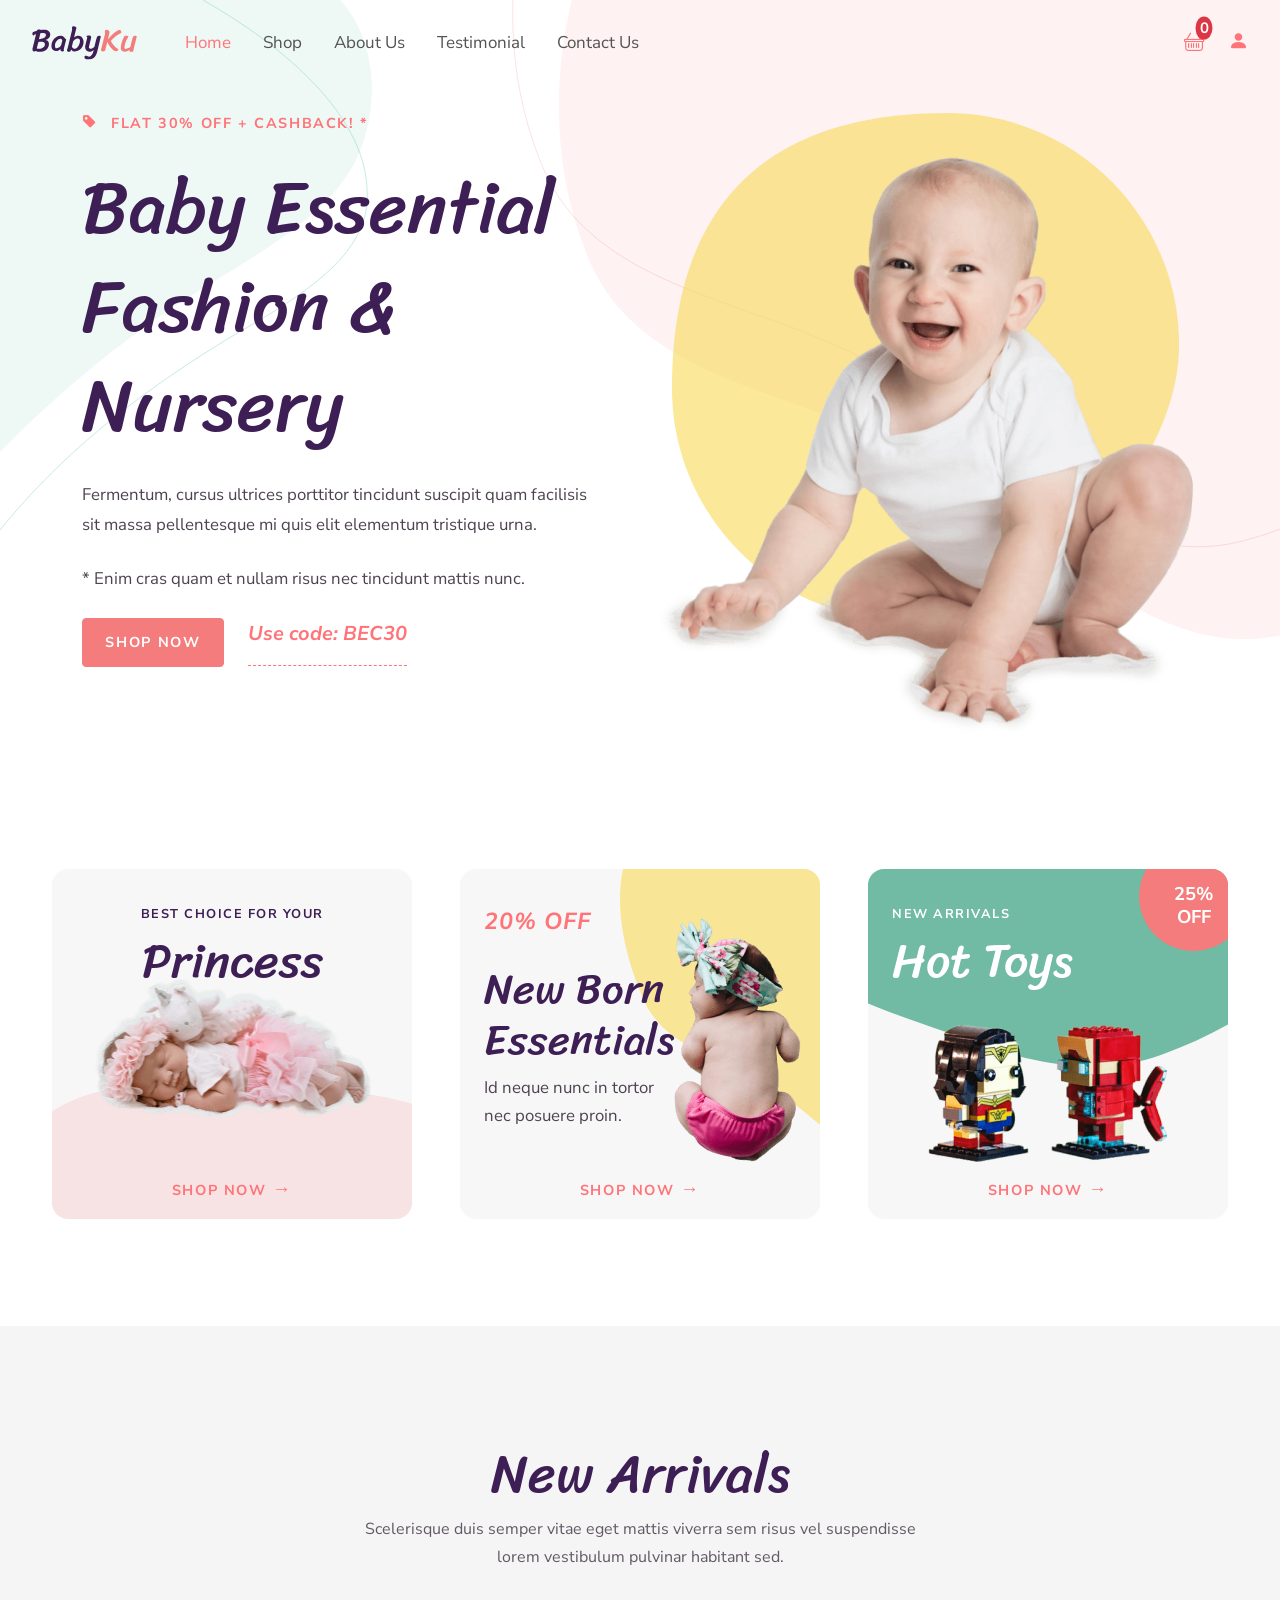
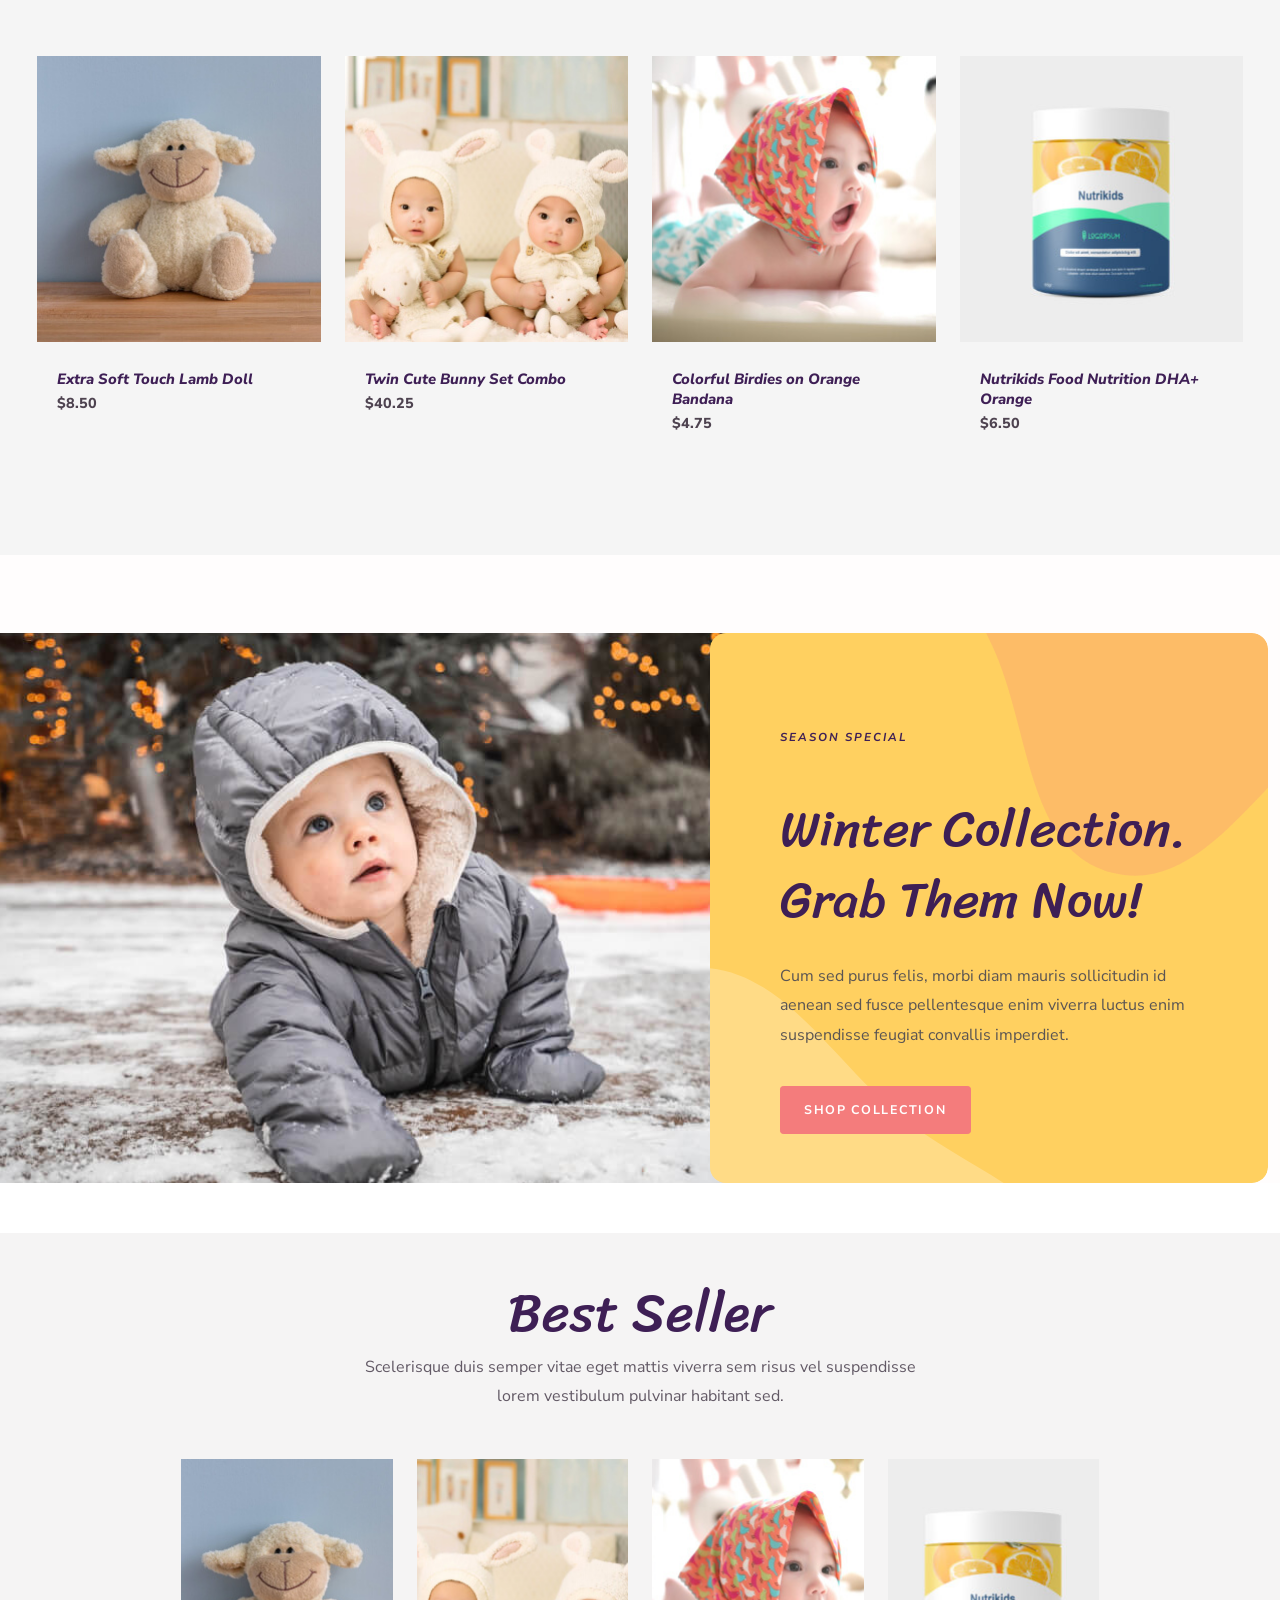
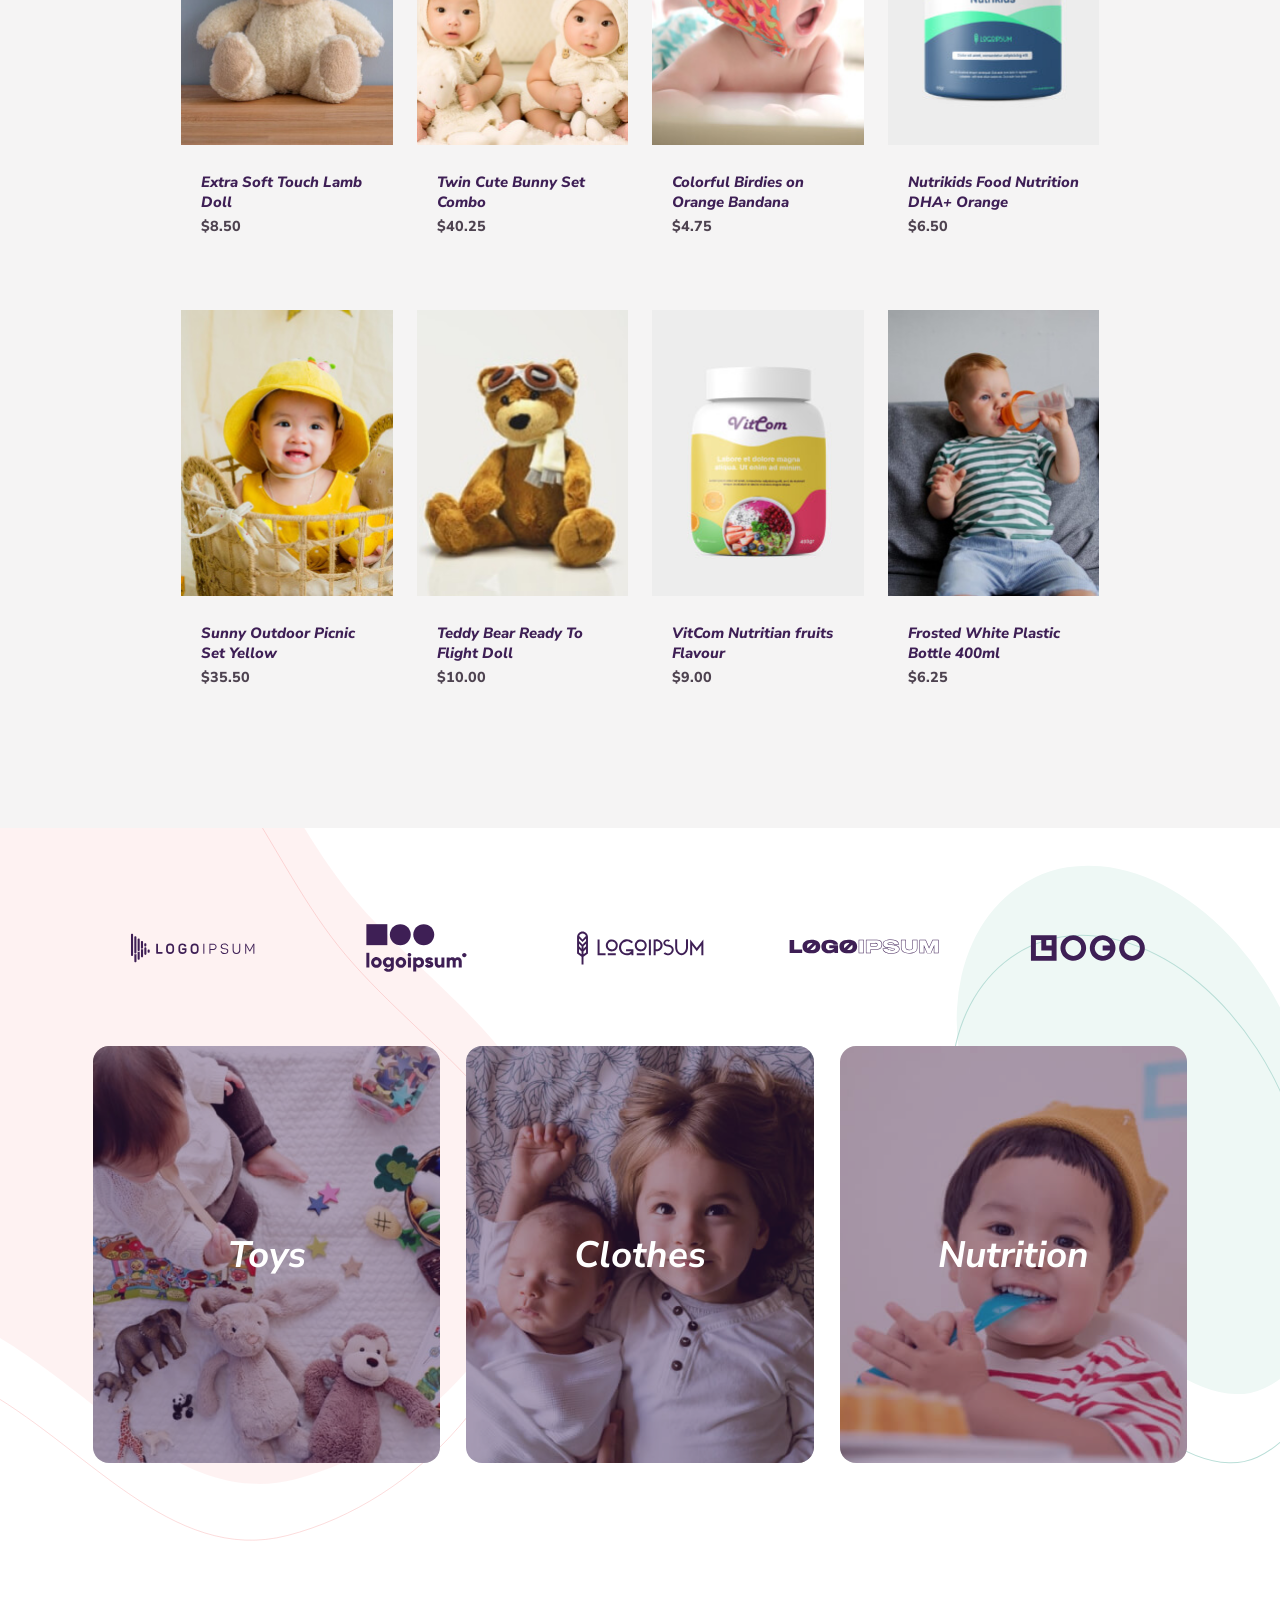
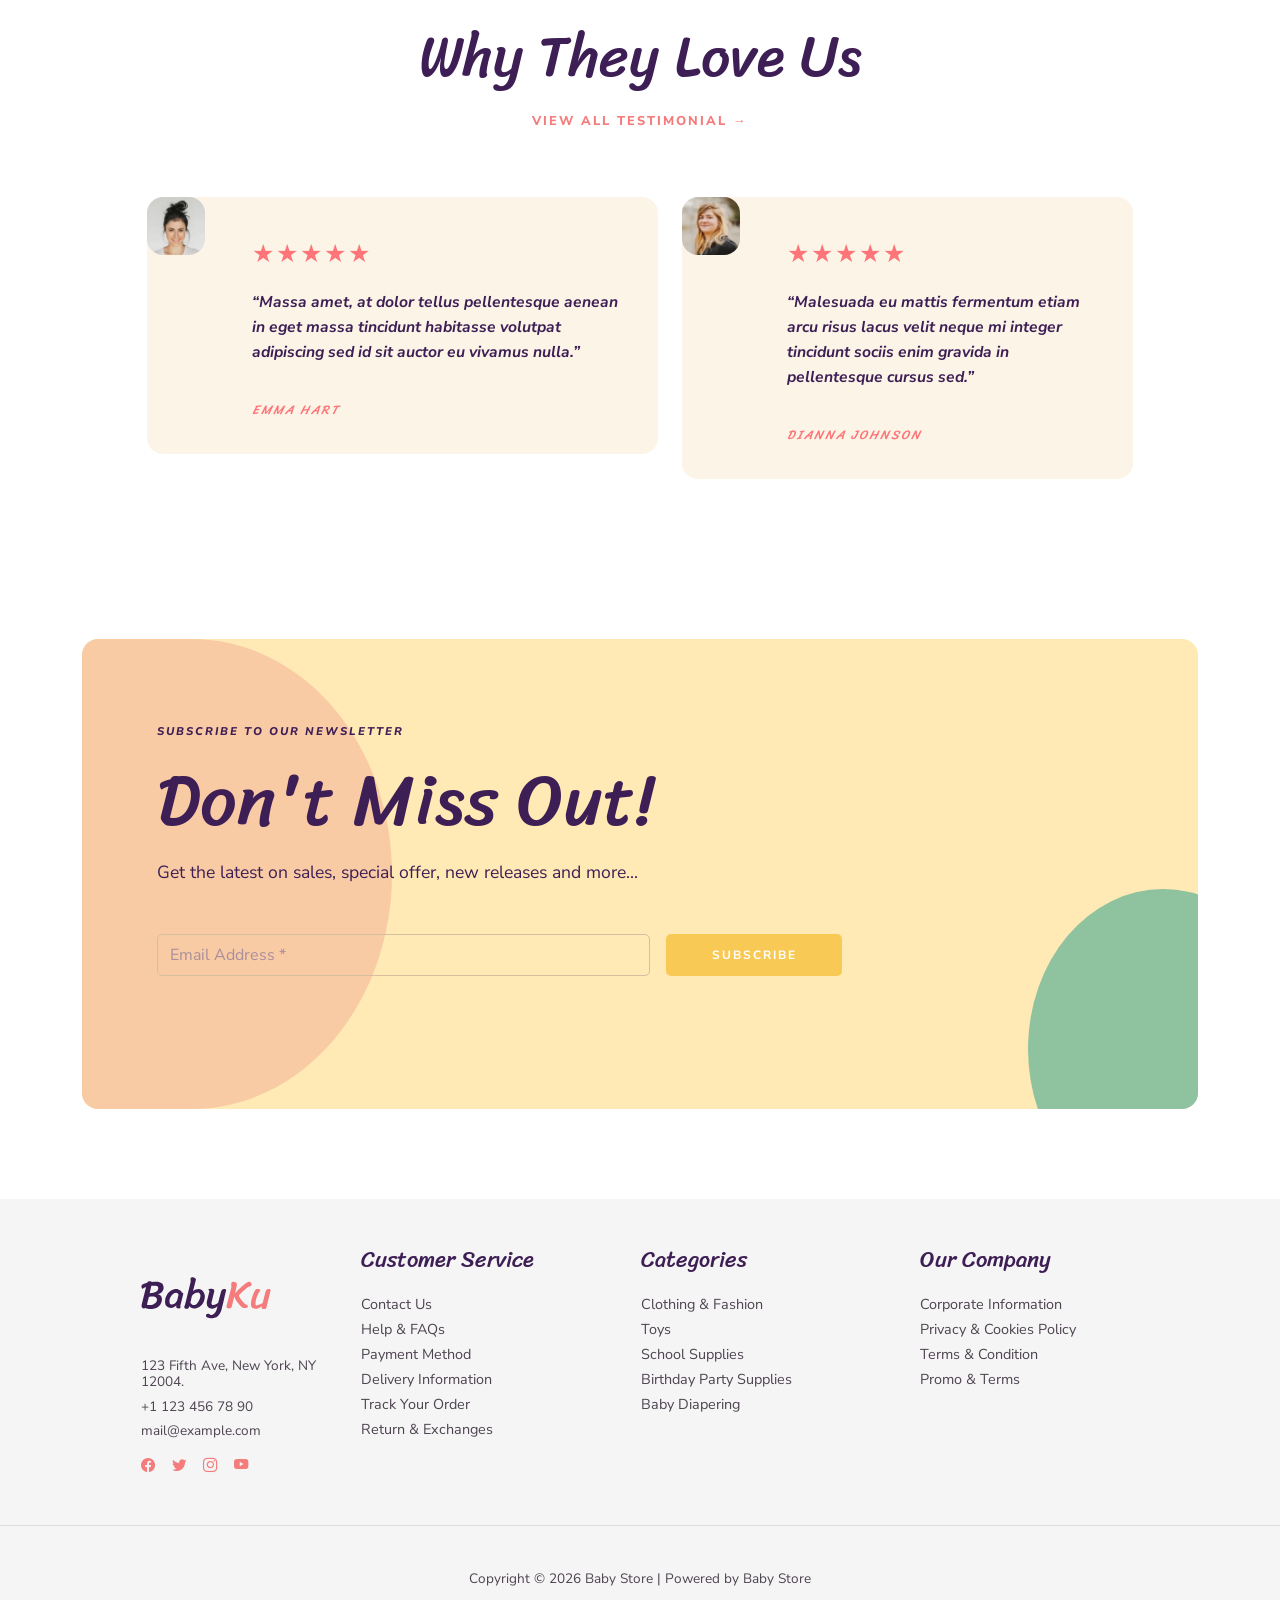
<file: index.html>
<!doctype html>
<html lang="en">

<head>

    <meta charset="UTF-8">
    <meta name="viewport" content="width=device-width, initial-scale=1.0">

    <title>Home - Baby Store</title>

    <link rel="icon" type="image/png" href="Images/Favicon.png">

    <link href="https://cdn.jsdelivr.net/npm/bootstrap@5.3.3/dist/css/bootstrap.min.css" rel="stylesheet">

    <link rel="stylesheet" href="https://cdn.jsdelivr.net/npm/bootstrap-icons@1.11.3/font/bootstrap-icons.min.css">

    <link href="https://fonts.googleapis.com/css2?family=Nunito+Sans:wght@400;600;700;800&family=Sriracha&display=swap"
        rel="stylesheet">

    <link rel="stylesheet" href="CSS/Style.css">

</head>

<body>

    <header>

        <nav class="navbar navbar-expand-lg position-absolute top-0 start-0 w-100 z-3">

            <div class="container-fluid">

                <a href="index.html" class="navbar-brand">

                    <img src="Images/baby-store-logo.svg" alt="BabyKu Logo" width="105">

                </a>

                <!-- MOBILE CART -->
                <div class="mobile-cart d-lg-none position-relative pink fs-5 ms-auto me-3" id="mobileCart"
                    data-bs-toggle="offcanvas" data-bs-target="#cartPanel" role="button">

                    <i class="bi bi-basket" aria-hidden="true"></i>

                    <span
                        class="position-absolute top-0 start-100 translate-middle badge rounded-circle bg-danger p-1">0</span>

                    <span class="visually-hidden">Cart items: 0</span>

                </div>

                <button class="navbar-toggler" type="button" data-bs-toggle="collapse" data-bs-target="#navbarContent"
                    aria-controls="navbarContent" aria-expanded="false" aria-label="Toggle navigation">

                    <span class="navbar-toggler-icon"></span>

                </button>

                <div class="collapse navbar-collapse" id="navbarContent">

                    <ul class="navbar-nav ms-4 gap-lg-3">

                        <li class="nav-item">
                            <a href="index.html" class="nav-link active">
                                Home
                            </a>
                        </li>

                        <li class="nav-item">
                            <a href="Shop.html" class="nav-link">
                                Shop
                            </a>
                        </li>

                        <li class="nav-item">
                            <a href="AboutUs.html" class="nav-link">
                                About Us
                            </a>
                        </li>

                        <li class="nav-item">
                            <a href="Testimonial.html" class="nav-link">
                                Testimonial
                            </a>
                        </li>

                        <li class="nav-item">
                            <a href="Contact.html" class="nav-link">
                                Contact Us
                            </a>
                        </li>
                        <li class="nav-item d-lg-none">
                            <a href="#" class="nav-link" id="mobileProfile">
                                <i class="bi bi-person-fill me-2"></i>
                                Profile
                            </a>
                        </li>

                    </ul>

                    <div class="ms-auto d-flex align-items-center gap-4">

                        <!-- DESKTOP CART -->
                        <div class="position-relative pink fs-5 d-none d-lg-block" id="desktopCart"
                            data-bs-toggle="offcanvas" data-bs-target="#cartPanel" role="button">

                            <i class="bi bi-basket"></i>

                            <span class="position-absolute top-0 start-100
                                         translate-middle
                                         badge rounded-circle
                                         bg-danger p-1">

                                0

                            </span>

                        </div>

                        <i class="bi bi-person-fill pink fs-5" id="profileIcon" role="button" aria-label="Profile"></i>
                    </div>

                </div>

            </div>

        </nav>

    </header>


    <main>

        <!-- HERO -->
        <section class="hero-section position-relative overflow-hidden d-flex align-items-center">

            <img src="Images/baby-store-hero-bg-blob-pink.svg" class="hero-pink-blob position-absolute" alt=""
                aria-hidden="true">

            <div class="hero-mint-shape position-absolute" aria-hidden="true"></div>

            <div class="hero-mint-line position-absolute" aria-hidden="true"></div>

            <div class="container position-relative z-1">

                <div class="row align-items-center">

                    <div class="col-lg-6 pt-5 pt-lg-0">

                        <div class="hero-content mx-auto mx-lg-0">

                            <p class="hero-offer text-uppercase fw-bold mb-4">

                                <i class="bi bi-tag-fill me-2"></i>
                                Flat 30% Off + Cashback! *

                            </p>

                            <h1 class="hero-title mb-4">
                                Baby Essential<br>Fashion &amp; Nursery
                            </h1>

                            <p class="hero-description mb-4">

                                Fermentum, cursus ultrices porttitor tincidunt suscipit quam facilisis<br
                                    class="d-none d-xl-block">

                                sit massa pellentesque mi quis elit elementum tristique urna.

                            </p>

                            <p class="hero-note mb-4">
                                * Enim cras quam et nullam risus nec tincidunt mattis nunc.
                            </p>

                            <div class="d-flex flex-wrap align-items-center gap-4">

                                <a href="Shop.html" class="btn btn-primary hero-button text-uppercase fw-bold">

                                    Shop Now

                                </a>

                                <span class="hero-code fw-bold fst-italic pb-3">
                                    Use code: BEC30
                                </span>

                            </div>

                        </div>

                    </div>

                    <div class="col-lg-6 featured-image-column">

                        <div class="hero-visual position-relative mx-auto">

                            <img src="Images/baby-store-hero-bg-blob-yellow.svg"
                                class="hero-yellow-blob position-absolute" alt="" aria-hidden="true">

                            <img src="Images/baby-store-hero-baby-img.png" class="hero-baby position-relative img-fluid"
                                alt="Smiling baby sitting down">

                        </div>

                    </div>

                </div>

            </div>

        </section>


        <!-- PROMO -->
        <section class="promo-section py-5">

            <div class="container promo-container">

                <div class="row gx-5 gy-4 justify-content-center">

                    <div class="col-md-6 col-xl-4">

                        <article class="promo-card promo-princess position-relative overflow-hidden rounded-4">

                            <img src="Images/baby-store-promo-banner-blob-bg-1.svg"
                                class="promo-blob position-absolute bottom-0 start-0 w-100" alt="" aria-hidden="true">

                            <div class="promo-copy position-relative z-1 text-center pt-4">

                                <p class="promo-eyebrow text-uppercase fw-bold mb-2">
                                    Best choice for your
                                </p>

                                <h2 class="promo-title mb-0">
                                    Princess
                                </h2>

                            </div>

                            <img src="Images/baby-store-promo-banner-img-1.png"
                                class="promo-princess-image position-absolute z-1"
                                alt="Sleeping baby girl in a pink outfit">

                            <a href="Shop.html"
                                class="promo-link position-absolute z-2 text-uppercase fw-bold text-decoration-none">

                                Shop Now <span aria-hidden="true">&#8594;</span>

                            </a>

                        </article>

                    </div>


                    <div class="col-md-6 col-xl-4">

                        <article class="promo-card promo-newborn position-relative overflow-hidden rounded-4">

                            <img src="Images/baby-store-promo-banner-blob-bg-2.svg"
                                class="promo-newborn-blob position-absolute top-0 end-0" alt="" aria-hidden="true">

                            <div class="promo-copy position-relative z-1 pt-4 ps-4">

                                <p class="promo-discount fw-bold fst-italic mb-4">
                                    20% OFF
                                </p>

                                <h2 class="promo-title mb-2">
                                    New Born<br>Essentials
                                </h2>

                                <p class="promo-text mb-0">
                                    Id neque nunc in tortor<br>nec posuere proin.
                                </p>

                            </div>

                            <img src="Images/baby-store-promo-banner-img.png"
                                class="promo-newborn-image position-absolute z-1" alt="Baby wearing a floral head wrap">

                            <a href="Shop.html"
                                class="promo-link position-absolute z-2 text-uppercase fw-bold text-decoration-none">

                                Shop Now <span aria-hidden="true">&#8594;</span>

                            </a>

                        </article>

                    </div>


                    <div class="col-md-6 col-xl-4">

                        <article class="promo-card promo-toys position-relative overflow-hidden rounded-4">

                            <img src="Images/baby-store-promo-banner-blob-bg-3.svg"
                                class="promo-blob position-absolute top-0 start-0 w-100" alt="" aria-hidden="true">

                            <div class="promo-copy position-relative z-1 pt-4 ps-4">

                                <p class="promo-eyebrow promo-eyebrow-light text-uppercase fw-bold mb-2">
                                    New arrivals
                                </p>

                                <h2 class="promo-title promo-title-light mb-0">
                                    Hot Toys
                                </h2>

                            </div>

                            <span class="promo-discount-badge position-absolute z-2 rounded-circle text-center fw-bold">
                                25%<br>OFF
                            </span>

                            <img src="Images/baby-store-promo-banner-img-3.png"
                                class="promo-toys-image position-absolute z-1" alt="Two colourful toy robots">

                            <a href="Shop.html"
                                class="promo-link position-absolute z-2 text-uppercase fw-bold text-decoration-none">

                                Shop Now <span aria-hidden="true">&#8594;</span>

                            </a>

                        </article>

                    </div>

                </div>

            </div>

        </section>


        <!-- NEW ARRIVALS -->
        <section class="new-arrivals-section">

            <div class="container arrivals-container">

                <div class="arrivals-heading text-center">

                    <h2>New Arrivals</h2>

                    <p class="mb-0">

                        Scelerisque duis semper vitae eget mattis viverra sem risus vel suspendisse<br
                            class="d-none d-md-block">

                        lorem vestibulum pulvinar habitant sed.

                    </p>

                </div>


                <div class="row row-cols-1 row-cols-sm-2 row-cols-lg-4 g-4 arrivals-grid">


                    <!-- PRODUCT 1 -->
                    <div class="col">

                        <article class="product-card" data-product-id="1">
                            <div class="product-image-wrap">

                                <img src="Images/baby-store-product-img-12.jpg" class="product-image"
                                    alt="Extra Soft Touch Lamb Doll">

                                <div class="product-actions" aria-label="Product actions">

                                    <button type="button" class="product-action add-to-cart" data-tooltip="Add to cart"
                                        data-product="Extra Soft Touch Lamb Doll"
                                        aria-label="Add Extra Soft Touch Lamb Doll to cart">

                                        <i class="bi bi-basket"></i>

                                    </button>

                                    <button type="button" class="product-action quick-view" data-tooltip="Quick View"
                                        data-product="Extra Soft Touch Lamb Doll"
                                        aria-label="Quick view Extra Soft Touch Lamb Doll">

                                        <i class="bi bi-eye-fill"></i>

                                    </button>

                                </div>

                            </div>

                            <div class="product-details">

                                <h3>
                                    Extra Soft Touch Lamb Doll
                                </h3>

                                <p>$8.50</p>

                            </div>

                        </article>

                    </div>


                    <!-- PRODUCT 2 -->
                    <div class="col">

                        <article class="product-card" data-product-id="2">
                            <div class="product-image-wrap">

                                <img src="Images/baby-store-product-img-11.jpg" class="product-image"
                                    alt="Twin Cute Bunny Set Combo">

                                <div class="product-actions" aria-label="Product actions">

                                    <button type="button" class="product-action add-to-cart" data-tooltip="Add to cart"
                                        data-product="Twin Cute Bunny Set Combo"
                                        aria-label="Add Twin Cute Bunny Set Combo to cart">

                                        <i class="bi bi-basket"></i>

                                    </button>

                                    <button type="button" class="product-action quick-view" data-tooltip="Quick View"
                                        data-product="Twin Cute Bunny Set Combo"
                                        aria-label="Quick view Twin Cute Bunny Set Combo">

                                        <i class="bi bi-eye-fill"></i>

                                    </button>

                                </div>

                            </div>

                            <div class="product-details">

                                <h3>
                                    Twin Cute Bunny Set Combo
                                </h3>

                                <p>$40.25</p>

                            </div>

                        </article>

                    </div>


                    <!-- PRODUCT 3 -->
                    <div class="col">

                        <article class="product-card" data-product-id="3">
                            <div class="product-image-wrap">

                                <img src="Images/baby-store-product-img-10.jpg" class="product-image"
                                    alt="Colorful Birdies on Orange Bandana">

                                <div class="product-actions" aria-label="Product actions">

                                    <button type="button" class="product-action add-to-cart" data-tooltip="Add to cart"
                                        data-product="Colorful Birdies on Orange Bandana"
                                        aria-label="Add Colorful Birdies on Orange Bandana to cart">

                                        <i class="bi bi-basket"></i>

                                    </button>

                                    <button type="button" class="product-action quick-view" data-tooltip="Quick View"
                                        data-product="Colorful Birdies on Orange Bandana"
                                        aria-label="Quick view Colorful Birdies on Orange Bandana">

                                        <i class="bi bi-eye-fill"></i>

                                    </button>

                                </div>

                            </div>

                            <div class="product-details">

                                <h3>
                                    Colorful Birdies on Orange Bandana
                                </h3>

                                <p>$4.75</p>

                            </div>

                        </article>

                    </div>


                    <!-- PRODUCT 4 -->
                    <div class="col">

                        <article class="product-card" data-product-id="4">
                            <div class="product-image-wrap">

                                <img src="Images/baby-store-product-img-9.jpg" class="product-image"
                                    alt="Nutrikids Food Nutrition DHA+ Orange">

                                <div class="product-actions" aria-label="Product actions">

                                    <button type="button" class="product-action add-to-cart" data-tooltip="Add to cart"
                                        data-product="Nutrikids Food Nutrition DHA+ Orange"
                                        aria-label="Add Nutrikids Food Nutrition DHA+ Orange to cart">

                                        <i class="bi bi-basket"></i>

                                    </button>

                                    <button type="button" class="product-action quick-view" data-tooltip="Quick View"
                                        data-product="Nutrikids Food Nutrition DHA+ Orange"
                                        aria-label="Quick view Nutrikids Food Nutrition DHA+ Orange">

                                        <i class="bi bi-eye-fill"></i>

                                    </button>

                                </div>

                            </div>

                            <div class="product-details">

                                <h3>
                                    Nutrikids Food Nutrition DHA+ Orange
                                </h3>

                                <p>$6.50</p>

                            </div>

                        </article>

                    </div>

                </div>

            </div>

        </section>


        <!-- WINTER COLLECTION -->
        <section class="winter-collection-section">

            <div class="container featured-collection-container">

                <div class="row g-0 featured-collection overflow-hidden">

                    <div class="col-lg-7 featured-copy-column">

                        <img src="Images/baby-store-featured-collection-banner.jpg" class="featured-collection-image"
                            alt="Baby wearing a warm winter coat in the snow">

                    </div>

                    <div class="col-lg-5">

                        <div class="featured-collection-copy position-relative overflow-hidden">

                            <img src="Images/baby-store-banner-bg-blob-yellow.svg"
                                class="featured-collection-blob position-absolute" alt="" aria-hidden="true">

                            <div class="position-relative z-1">

                                <p class="featured-eyebrow text-uppercase fw-bold mb-5">
                                    Season Special
                                </p>

                                <h2>
                                    Winter Collection.<br>Grab Them Now!
                                </h2>

                                <p class="featured-description">

                                    Cum sed purus felis, morbi diam mauris sollicitudin
                                    id<br class="d-none d-xl-block">

                                    aenean sed fusce pellentesque enim viverra luctus
                                    enim<br class="d-none d-xl-block">

                                    suspendisse feugiat convallis imperdiet.

                                </p>

                                <a href="Shop.html" class="btn featured-button text-uppercase fw-bold">

                                    Shop Collection

                                </a>

                            </div>

                        </div>

                    </div>

                </div>

            </div>

        </section>


        <!-- BEST SELLER -->
        <section class="best-seller-section py-5">

            <div class="container best-seller-container">

                <div class="arrivals-heading text-center mb-5">

                    <h2>Best Seller</h2>

                    <p class="mb-0">

                        Scelerisque duis semper vitae eget mattis viverra sem risus vel suspendisse

                        <br class="d-none d-md-block">

                        lorem vestibulum pulvinar habitant sed.

                    </p>

                </div>


                <div class="row row-cols-1 row-cols-sm-2 row-cols-lg-4 g-4 row-gap-5 w-75 mx-auto">


                    <!-- PRODUCT 1 -->
                    <div class="col">

                        <article class="product-card" data-product-id="1">
                            <div class="product-image-wrap">

                                <img src="Images/baby-store-product-img-12.jpg" class="product-image"
                                    alt="Extra Soft Touch Lamb Doll">

                                <div class="product-actions" aria-label="Product actions">

                                    <button type="button" class="product-action add-to-cart" data-tooltip="Add to cart"
                                        data-product="Extra Soft Touch Lamb Doll"
                                        aria-label="Add Extra Soft Touch Lamb Doll to cart">

                                        <i class="bi bi-basket"></i>

                                    </button>

                                    <button type="button" class="product-action quick-view" data-tooltip="Quick View"
                                        data-product="Extra Soft Touch Lamb Doll"
                                        aria-label="Quick view Extra Soft Touch Lamb Doll">

                                        <i class="bi bi-eye-fill"></i>

                                    </button>

                                </div>

                            </div>

                            <div class="product-details">

                                <h3>
                                    Extra Soft Touch Lamb Doll
                                </h3>

                                <p>$8.50</p>

                            </div>

                        </article>

                    </div>


                    <!-- PRODUCT 2 -->
                    <div class="col">

                        <article class="product-card" data-product-id="2">
                            <div class="product-image-wrap">

                                <img src="Images/baby-store-product-img-11.jpg" class="product-image"
                                    alt="Twin Cute Bunny Set Combo">

                                <div class="product-actions" aria-label="Product actions">

                                    <button type="button" class="product-action add-to-cart" data-tooltip="Add to cart"
                                        data-product="Twin Cute Bunny Set Combo"
                                        aria-label="Add Twin Cute Bunny Set Combo to cart">

                                        <i class="bi bi-basket"></i>

                                    </button>

                                    <button type="button" class="product-action quick-view" data-tooltip="Quick View"
                                        data-product="Twin Cute Bunny Set Combo"
                                        aria-label="Quick view Twin Cute Bunny Set Combo">

                                        <i class="bi bi-eye-fill"></i>

                                    </button>

                                </div>

                            </div>

                            <div class="product-details">

                                <h3>
                                    Twin Cute Bunny Set Combo
                                </h3>

                                <p>$40.25</p>

                            </div>

                        </article>

                    </div>


                    <!-- PRODUCT 3 -->
                    <div class="col">

                        <article class="product-card" data-product-id="3">
                            <div class="product-image-wrap">

                                <img src="Images/baby-store-product-img-10.jpg" class="product-image"
                                    alt="Colorful Birdies on Orange Bandana">

                                <div class="product-actions" aria-label="Product actions">

                                    <button type="button" class="product-action add-to-cart" data-tooltip="Add to cart"
                                        data-product="Colorful Birdies on Orange Bandana"
                                        aria-label="Add Colorful Birdies on Orange Bandana to cart">

                                        <i class="bi bi-basket"></i>

                                    </button>

                                    <button type="button" class="product-action quick-view" data-tooltip="Quick View"
                                        data-product="Colorful Birdies on Orange Bandana"
                                        aria-label="Quick view Colorful Birdies on Orange Bandana">

                                        <i class="bi bi-eye-fill"></i>

                                    </button>

                                </div>

                            </div>

                            <div class="product-details">

                                <h3>
                                    Colorful Birdies on Orange Bandana
                                </h3>

                                <p>$4.75</p>

                            </div>

                        </article>

                    </div>


                    <!-- PRODUCT 4 -->
                    <div class="col">

                        <article class="product-card" data-product-id="4">

                            <div class="product-image-wrap">

                                <img src="Images/baby-store-product-img-9.jpg" class="product-image"
                                    alt="Nutrikids Food Nutrition DHA+ Orange">

                                <div class="product-actions" aria-label="Product actions">

                                    <button type="button" class="product-action add-to-cart" data-tooltip="Add to cart"
                                        data-product="Nutrikids Food Nutrition DHA+ Orange"
                                        aria-label="Add Nutrikids Food Nutrition DHA+ Orange to cart">

                                        <i class="bi bi-basket"></i>

                                    </button>

                                    <button type="button" class="product-action quick-view" data-tooltip="Quick View"
                                        data-product="Nutrikids Food Nutrition DHA+ Orange"
                                        aria-label="Quick view Nutrikids Food Nutrition DHA+ Orange">

                                        <i class="bi bi-eye-fill"></i>

                                    </button>

                                </div>

                            </div>

                            <div class="product-details">

                                <h3>
                                    Nutrikids Food Nutrition DHA+ Orange
                                </h3>

                                <p>$6.50</p>

                            </div>

                        </article>

                    </div>


                    <!-- PRODUCT 5 -->
                    <div class="col">

                        <article class="product-card " data-product-id="5">

                            <div class="product-image-wrap">

                                <img src="Images/baby-store-product-img-8.jpg" class="product-image"
                                    alt="Sunny Outdoor Picnic Set Yellow">

                                <div class="product-actions" aria-label="Product actions">

                                    <button type="button" class="product-action add-to-cart" data-tooltip="Add to cart"
                                        data-product="Sunny Outdoor Picnic Set Yellow"
                                        aria-label="Add Sunny Outdoor Picnic Set Yellow to cart">

                                        <i class="bi bi-basket"></i>

                                    </button>

                                    <button type="button" class="product-action quick-view" data-tooltip="Quick View"
                                        data-product="Sunny Outdoor Picnic Set Yellow"
                                        aria-label="Quick view Sunny Outdoor Picnic Set Yellow">

                                        <i class="bi bi-eye-fill"></i>

                                    </button>

                                </div>

                            </div>

                            <div class="product-details">

                                <h3>
                                    Sunny Outdoor Picnic Set Yellow
                                </h3>

                                <p>$35.50</p>

                            </div>

                        </article>

                    </div>


                    <!-- PRODUCT 6 -->
                    <div class="col">

                        <article class="product-card" data-product-id="6">

                            <div class="product-image-wrap">

                                <img src="Images/baby-store-product-img-7.jpg" class="product-image"
                                    alt="Teddy Bear Ready To Flight Doll">

                                <div class="product-actions" aria-label="Product actions">

                                    <button type="button" class="product-action add-to-cart" data-tooltip="Add to cart"
                                        data-product="Teddy Bear Ready To Flight Doll"
                                        aria-label="Add Teddy Bear Ready To Flight Doll to cart">

                                        <i class="bi bi-basket"></i>

                                    </button>

                                    <button type="button" class="product-action quick-view" data-tooltip="Quick View"
                                        data-product="Teddy Bear Ready To Flight Doll"
                                        aria-label="Quick view Teddy Bear Ready To Flight Doll">

                                        <i class="bi bi-eye-fill"></i>

                                    </button>

                                </div>

                            </div>

                            <div class="product-details">

                                <h3>
                                    Teddy Bear Ready To Flight Doll
                                </h3>

                                <p>$10.00</p>

                            </div>

                        </article>

                    </div>


                    <!-- PRODUCT 7 -->
                    <div class="col">

                        <article class="product-card" data-product-id="7">

                            <div class="product-image-wrap">

                                <img src="Images/baby-store-product-img-6.jpg" class="product-image"
                                    alt="VitCom Nutrition Fruits Flavor">

                                <div class="product-actions" aria-label="Product actions">

                                    <button type="button" class="product-action add-to-cart" data-tooltip="Add to cart"
                                        data-product="VitCom Nutrition Fruits Flavor"
                                        aria-label="Add VitCom Nutrition Fruits Flavor to cart">

                                        <i class="bi bi-basket"></i>

                                    </button>

                                    <button type="button" class="product-action quick-view" data-tooltip="Quick View"
                                        data-product="VitCom Nutrition Fruits Flavor"
                                        aria-label="Quick view VitCom Nutrition Fruits Flavor">

                                        <i class="bi bi-eye-fill"></i>

                                    </button>

                                </div>

                            </div>

                            <div class="product-details">

                                <h3>
                                    VitCom Nutritian fruits Flavour
                                </h3>

                                <p>$9.00</p>

                            </div>

                        </article>

                    </div>


                    <!-- PRODUCT 8 -->
                    <div class="col">

                        <article class="product-card" data-product-id="8">

                            <div class="product-image-wrap">

                                <img src="Images/baby-store-product-img-5.jpg" class="product-image"
                                    alt="Frosted White Plastic Bottle 400ml">

                                <div class="product-actions" aria-label="Product actions">

                                    <button type="button" class="product-action add-to-cart" data-tooltip="Add to cart"
                                        data-product="Frosted White Plastic Bottle 400ml"
                                        aria-label="Add Frosted White Plastic Bottle 400ml to cart">

                                        <i class="bi bi-basket"></i>

                                    </button>

                                    <button type="button" class="product-action quick-view" data-tooltip="Quick View"
                                        data-product="Frosted White Plastic Bottle 400ml"
                                        aria-label="Quick view Frosted White Plastic Bottle 400ml">

                                        <i class="bi bi-eye-fill"></i>

                                    </button>

                                </div>

                            </div>

                            <div class="product-details">

                                <h3>
                                    Frosted White Plastic Bottle 400ml
                                </h3>

                                <p>$6.25</p>

                            </div>

                        </article>

                    </div>

                </div>

            </div>

        </section>


        <!-- CATEGORIES -->
        <section class="categories-section py-5">

            <img src="Images/baby-store-blob-pink.svg" class="pink-decoration position-absolute" alt="">

            <div class="green-decoration position-absolute"></div>

            <div class="container">

                <div class="row align-items-center justify-content-between text-center mb-5 g-1">

                    <div class="col">
                        <img src="Images/logo-1.svg" class="img-fluid category-logo" alt="Logo">
                    </div>

                    <div class="col">
                        <img src="Images/logo-2.svg" class="img-fluid category-logo" alt="Logo">
                    </div>

                    <div class="col">
                        <img src="Images/logo-3.svg" class="img-fluid category-logo" alt="Logo">
                    </div>

                    <div class="col">
                        <img src="Images/logo-4.svg" class="img-fluid category-logo" alt="Logo">
                    </div>

                    <div class="col">
                        <img src="Images/logo-5.svg" class="img-fluid category-logo" alt="Logo">
                    </div>

                </div>


                <div class="row g-1 justify-content-center">

    <div class="col-md-4">

        <a href="Shop.html" class="text-decoration-none">

            <div class="category-card position-relative overflow-hidden rounded-4">

                <img src="Images/baby-store-toys-banner-bg.jpg"
                    class="w-100 h-100 object-fit-cover"
                    alt="Toys">

                <div
                    class="category-overlay position-absolute top-0 start-0 w-100 h-100 d-flex align-items-center justify-content-center">

                    <h3 class="text-white fst-italic fw-bold mb-0">
                        Toys
                    </h3>

                </div>

            </div>

        </a>

    </div>


    <div class="col-md-4">

        <a href="Shop.html" class="text-decoration-none">

            <div class="category-card position-relative overflow-hidden rounded-4">

                <img src="Images/baby-store-clothes-banner-bg.jpg"
                    class="w-100 h-100 object-fit-cover"
                    alt="Clothes">

                <div
                    class="category-overlay position-absolute top-0 start-0 w-100 h-100 d-flex align-items-center justify-content-center">

                    <h3 class="text-white fst-italic fw-bold mb-0">
                        Clothes
                    </h3>

                </div>

            </div>

        </a>

    </div>


    <div class="col-md-4">

        <a href="Shop.html" class="text-decoration-none">

            <div class="category-card position-relative overflow-hidden rounded-4">

                <img src="Images/baby-store-nutrition-banner-bg.jpg"
                    class="w-100 h-100 object-fit-cover"
                    alt="Nutrition">

                <div
                    class="category-overlay position-absolute top-0 start-0 w-100 h-100 d-flex align-items-center justify-content-center">

                    <h3 class="text-white fst-italic fw-bold mb-0">
                        Nutrition
                    </h3>

                </div>

            </div>

        </a>

    </div>

</div>

            </div>

        </section>


        <!-- TESTIMONIAL -->
        <section class="testimonial-section position-relative overflow-hidden">

            <div class="container">

                <div class="text-center testimonial-heading">

                    <h2 class="testimonial-title mb-3">
                        Why They Love Us
                    </h2>

                    <a href="#" class="testimonial-link text-decoration-none">
                        VIEW ALL TESTIMONIAL →
                    </a>

                </div>


                <div class="row justify-content-center g-4 testimonial-row">

                    <div class="col-lg-5 testimonial-column">

                        <div class="testimonial-card position-relative">

                            <img src="Images/baby-store-reviewer-1.jpg" class="testimonial-avatar" alt="Emma Hart">

                            <div class="testimonial-content">

                                <div class="testimonial-stars mb-3">
                                    ★★★★★
                                </div>

                                <p class="testimonial-text mb-4">

                                    “Massa amet, at dolor tellus pellentesque aenean in
                                    eget massa tincidunt habitasse volutpat adipiscing
                                    sed id sit auctor eu vivamus nulla.”

                                </p>

                                <p class="testimonial-name mb-0">
                                    EMMA HART
                                </p>

                            </div>

                        </div>

                    </div>


                    <div class="col-lg-5">

                        <div class="testimonial-card position-relative">

                            <img src="Images/baby-store-reviewer-2.jpg" class="testimonial-avatar" alt="Dianna Johnson">

                            <div class="testimonial-content">

                                <div class="testimonial-stars mb-3">
                                    ★★★★★
                                </div>

                                <p class="testimonial-text mb-4">

                                    “Malesuada eu mattis fermentum etiam arcu risus
                                    lacus velit neque mi integer tincidunt sociis enim
                                    gravida in pellentesque cursus sed.”

                                </p>

                                <p class="testimonial-name mb-0">
                                    DIANNA JOHNSON
                                </p>

                            </div>

                        </div>

                    </div>

                </div>

            </div>

        </section>


        <!-- NEWSLETTER -->
        <section class="newsletter-section py-5">

            <div class="container">

                <div class="newsletter-box position-relative overflow-hidden rounded-4">

                    <div class="newsletter-peach-shape position-absolute"></div>

                    <div class="newsletter-green-shape position-absolute"></div>

                    <div class="newsletter-content position-relative">

                        <p class="newsletter-eyebrow mb-3">
                            SUBSCRIBE TO OUR NEWSLETTER
                        </p>

                        <h2 class="newsletter-title mb-3">
                            Don't Miss Out!
                        </h2>

                        <p class="newsletter-text mb-5">
                            Get the latest on sales, special offer, new releases and more...
                        </p>

                        <form id="newsletterForm" class="newsletter-form d-flex flex-wrap gap-3">

                            <input type="email" id="newsletterEmail" class="form-control newsletter-input"
                                placeholder="Email Address *" required>

                            <button type="submit" class="btn newsletter-button">

                                SUBSCRIBE

                            </button>

                        </form>

                        <div id="newsletterSuccess" class="newsletter-success text-center d-none">

                            <div class="success-icon">
                                <i class="bi bi-check2-circle"></i>
                            </div>

                            <h3>Thank you</h3>

                            <p>

                                Your form has been submitted successfully.
                                We'll review your details and get back to you soon.

                            </p>

                        </div>

                    </div>

                </div>

            </div>

        </section>

    </main>


    <!-- FOOTER -->
    <footer class="footer-section">

        <div class="container">

            <div class="row footer-main">

                <div class="col-lg-3 col-md-6 mb-4 mb-lg-0">

                    <a href="index.html" class="footer-logo d-inline-block mb-4">

                        <img src="Images/baby-store-logo.svg" alt="BabyKu Logo">

                    </a>

                    <p>123 Fifth Ave, New York, NY 12004.</p>
                    <p>+1 123 456 78 90</p>
                    <p>mail@example.com</p>

                    <div class="footer-socials mt-3">

                        <a href="#">
                            <i class="bi bi-facebook"></i>
                        </a>

                        <a href="#">
                            <i class="bi bi-twitter"></i>
                        </a>

                        <a href="#">
                            <i class="bi bi-instagram"></i>
                        </a>

                        <a href="#">
                            <i class="bi bi-youtube"></i>
                        </a>

                    </div>

                </div>


                <div class="col-lg-3 col-md-6 mb-4 mb-lg-0">

                    <h5>Customer Service</h5>

                    <ul class="list-unstyled">

                        <li><a href="#">Contact Us</a></li>
                        <li><a href="#">Help & FAQs</a></li>
                        <li><a href="#">Payment Method</a></li>
                        <li><a href="#">Delivery Information</a></li>
                        <li><a href="#">Track Your Order</a></li>
                        <li><a href="#">Return & Exchanges</a></li>

                    </ul>

                </div>


                <div class="col-lg-3 col-md-6 mb-4 mb-lg-0">

                    <h5>Categories</h5>

                    <ul class="list-unstyled">

                        <li><a href="#">Clothing & Fashion</a></li>
                        <li><a href="#">Toys</a></li>
                        <li><a href="#">School Supplies</a></li>
                        <li><a href="#">Birthday Party Supplies</a></li>
                        <li><a href="#">Baby Diapering</a></li>

                    </ul>

                </div>


                <div class="col-lg-3 col-md-6">

                    <h5>Our Company</h5>

                    <ul class="list-unstyled">

                        <li><a href="#">Corporate Information</a></li>
                        <li><a href="#">Privacy & Cookies Policy</a></li>
                        <li><a href="#">Terms & Condition</a></li>
                        <li><a href="#">Promo & Terms</a></li>

                    </ul>

                </div>

            </div>

        </div>


        <div class="footer-bottom">

            <p class="mb-0">
                Copyright © 2026 Baby Store | Powered by Baby Store
            </p>

        </div>

    </footer>

    <!-- LOGIN POPUP -->
    <div class="login-modal" id="loginModal">

        <div class="login-overlay">

            <div class="login-box">

                <button type="button" class="login-close" id="loginClose">
                    &times;
                </button>

                <div id="loginFormContainer">

                    <label for="loginEmail">
                        Username or Email Address
                    </label>

                    <input type="email" id="loginEmail" class="login-input">

                    <label for="loginPassword">
                        Password
                    </label>

                    <input type="password" id="loginPassword" class="login-input">

                    <div class="login-remember">

                        <input type="checkbox" id="rememberMe" checked>

                        <label for="rememberMe">
                            Remember Me
                        </label>

                    </div>

                    <button type="button" id="loginButton" class="login-button">
                        LOG IN
                    </button>

                    <p id="loginMessage" class="login-message"></p>

                </div>


                <!-- LOGGED IN -->
                <div id="logoutContainer" class="d-none">

                    <p class="logged-in-text">
                        You are logged in.
                    </p>

                    <button type="button" id="logoutButton" class="login-button">
                        LOG OUT
                    </button>

                </div>

            </div>

        </div>

    </div>
    <!-- CART OFFCANVAS -->
    <div class="offcanvas offcanvas-end cart-panel" tabindex="-1" id="cartPanel" aria-labelledby="cartPanelLabel">

        <div class="offcanvas-header cart-header">

            <h5 class="offcanvas-title" id="cartPanelLabel">

                Shopping Cart

            </h5>

            <button type="button" class="btn-close" data-bs-dismiss="offcanvas" aria-label="Close">
            </button>

        </div>


        <div class="offcanvas-body cart-body" id="cartItems">

            <!-- Cart products will come here -->

        </div>


        <div class="cart-footer">

            <div class="cart-subtotal">

                <span>Subtotal:</span>

                <span id="cartSubtotal">
                    $0.00
                </span>

            </div>


            <button type="button" class="cart-button">

                VIEW CART

            </button>


            <button type="button" class="cart-button">

                CHECKOUT

            </button>

        </div>

    </div>


    <script src="https://cdn.jsdelivr.net/npm/bootstrap@5.3.3/dist/js/bootstrap.bundle.min.js"></script>

    <script src="JS/Script.js"></script>

</body>

</html>
</file>
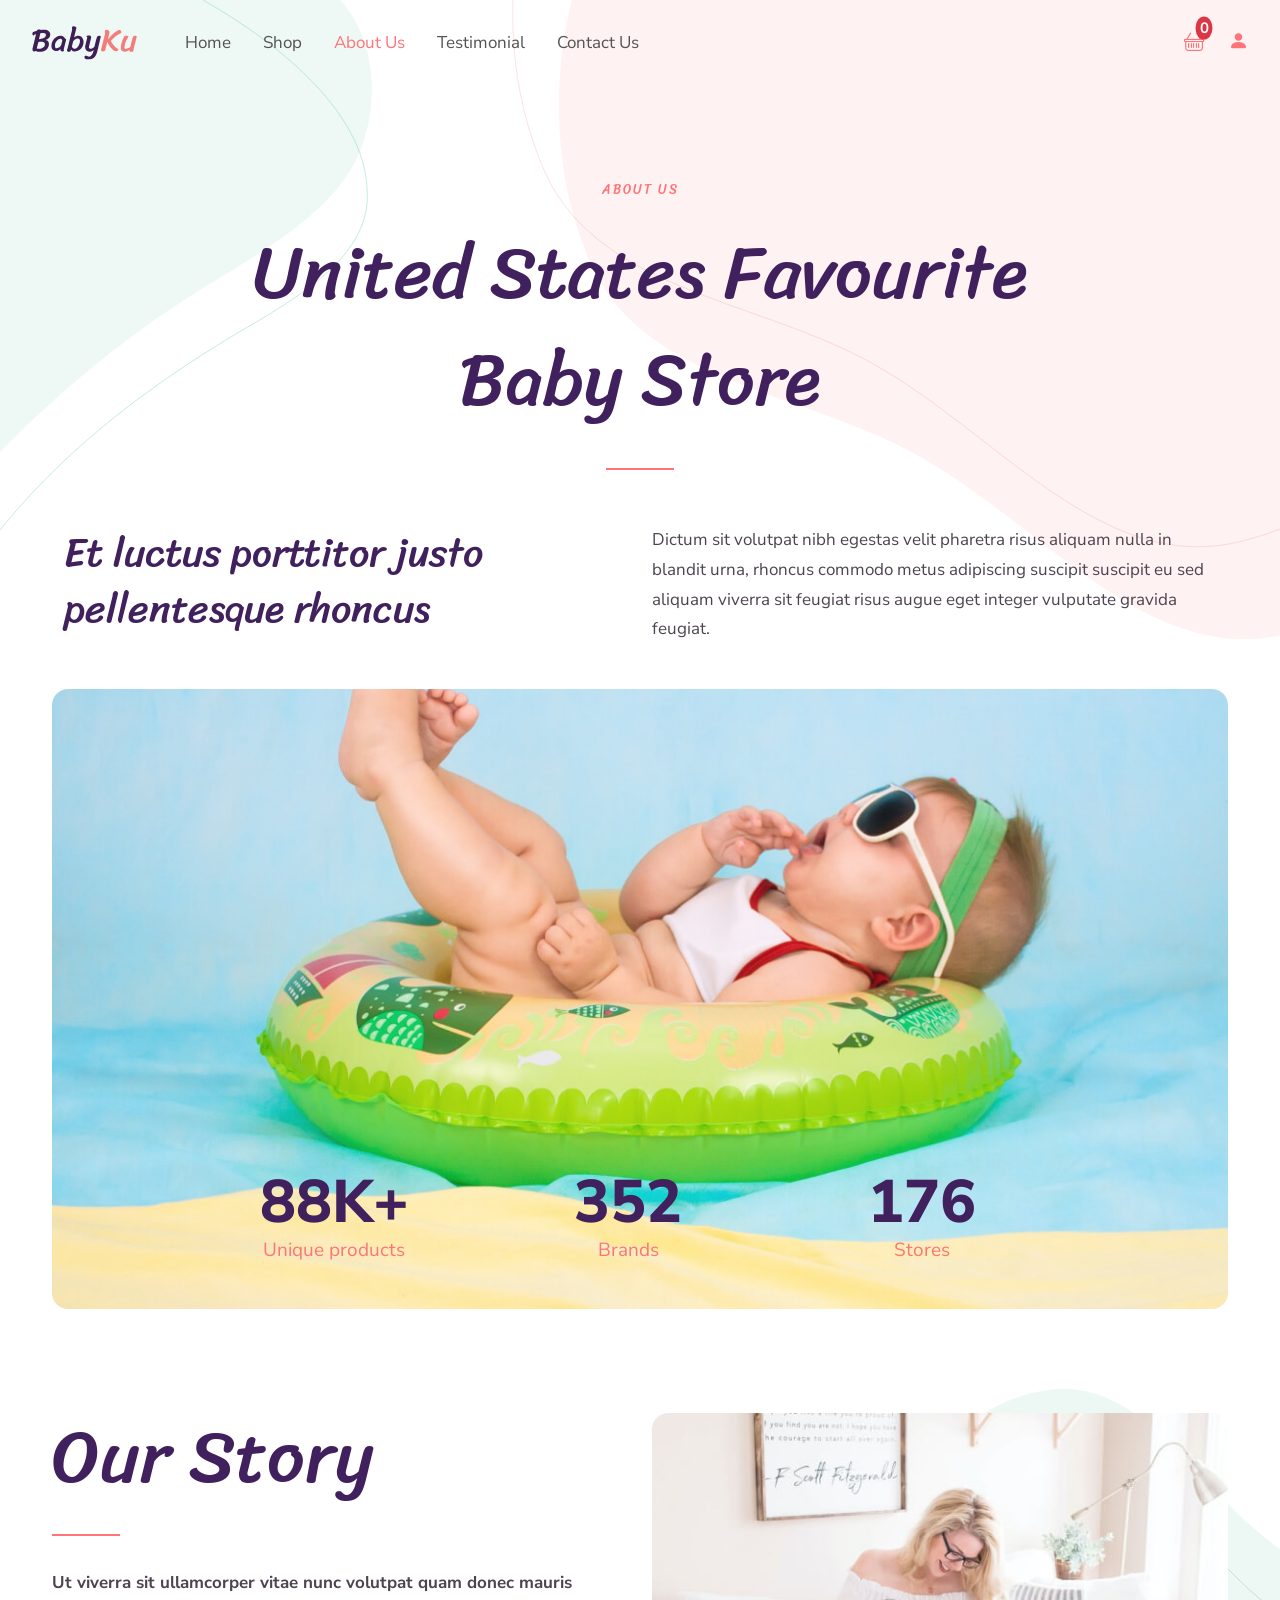
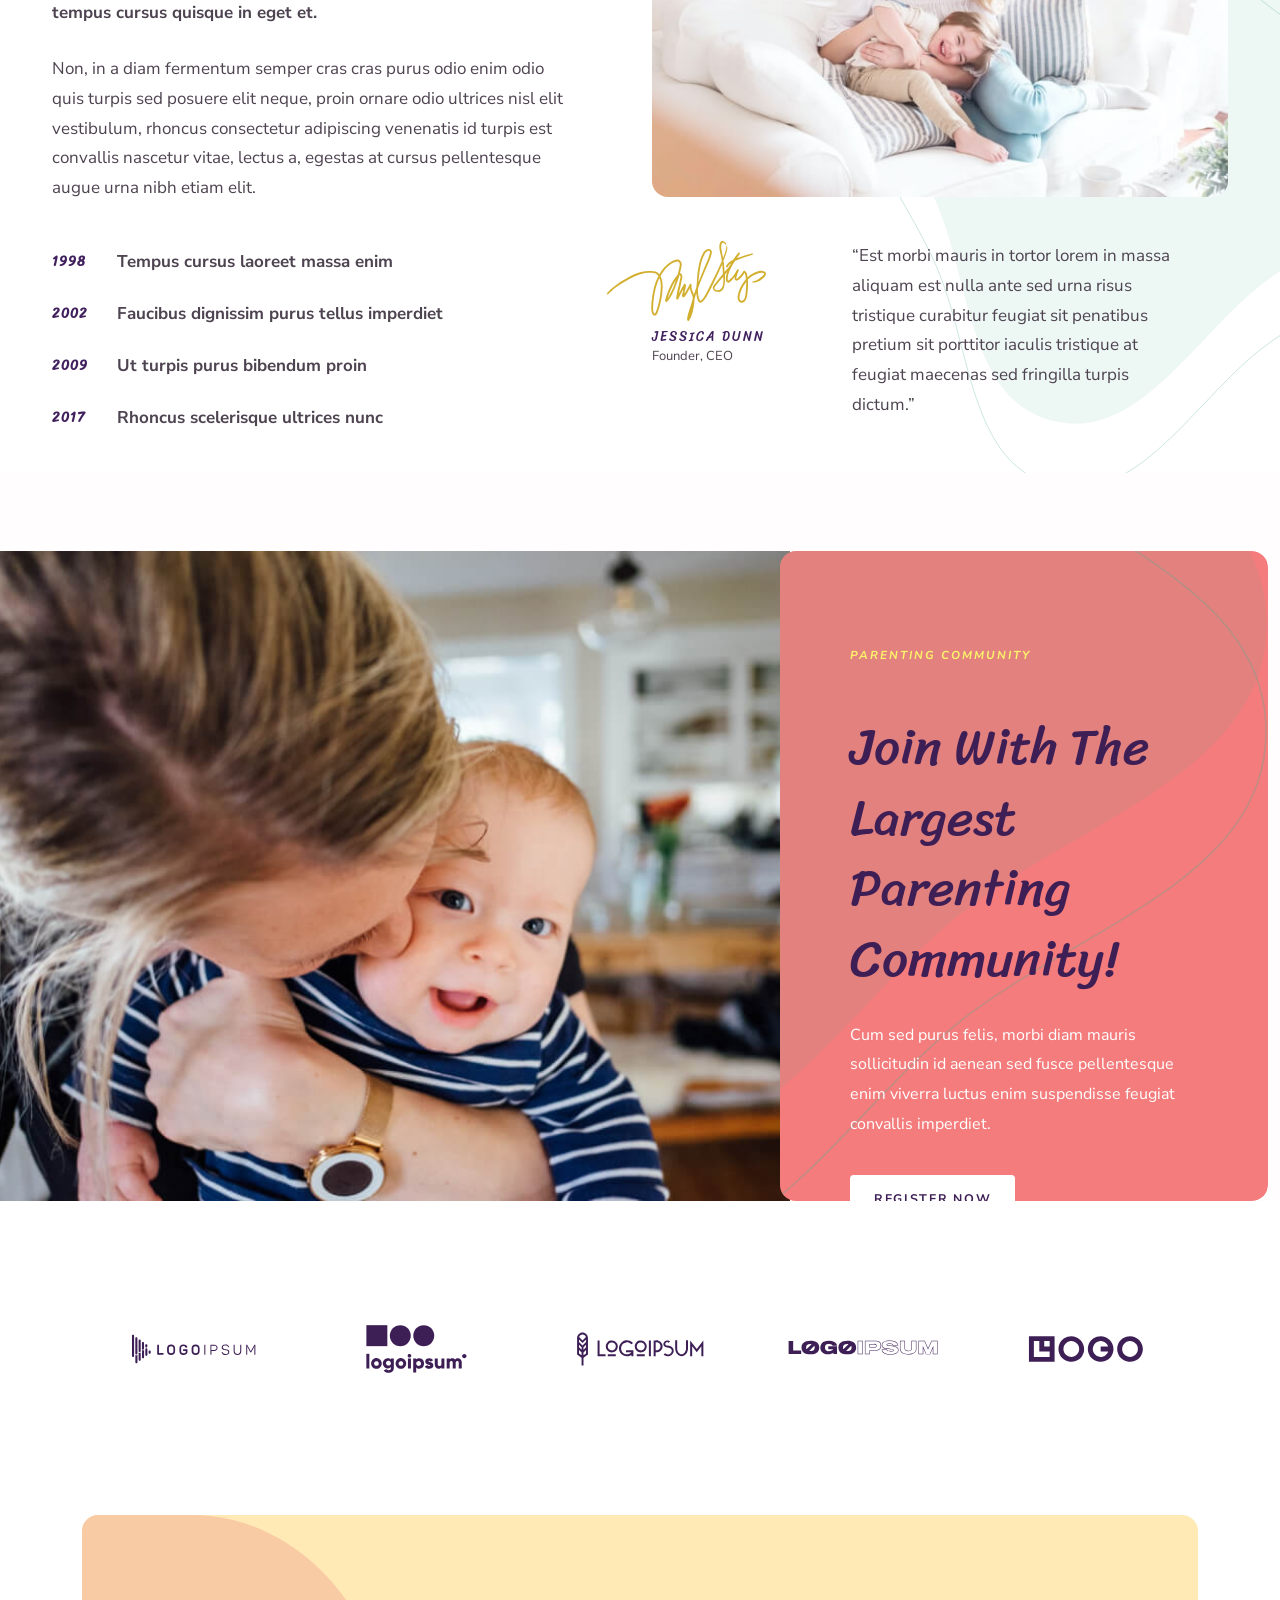
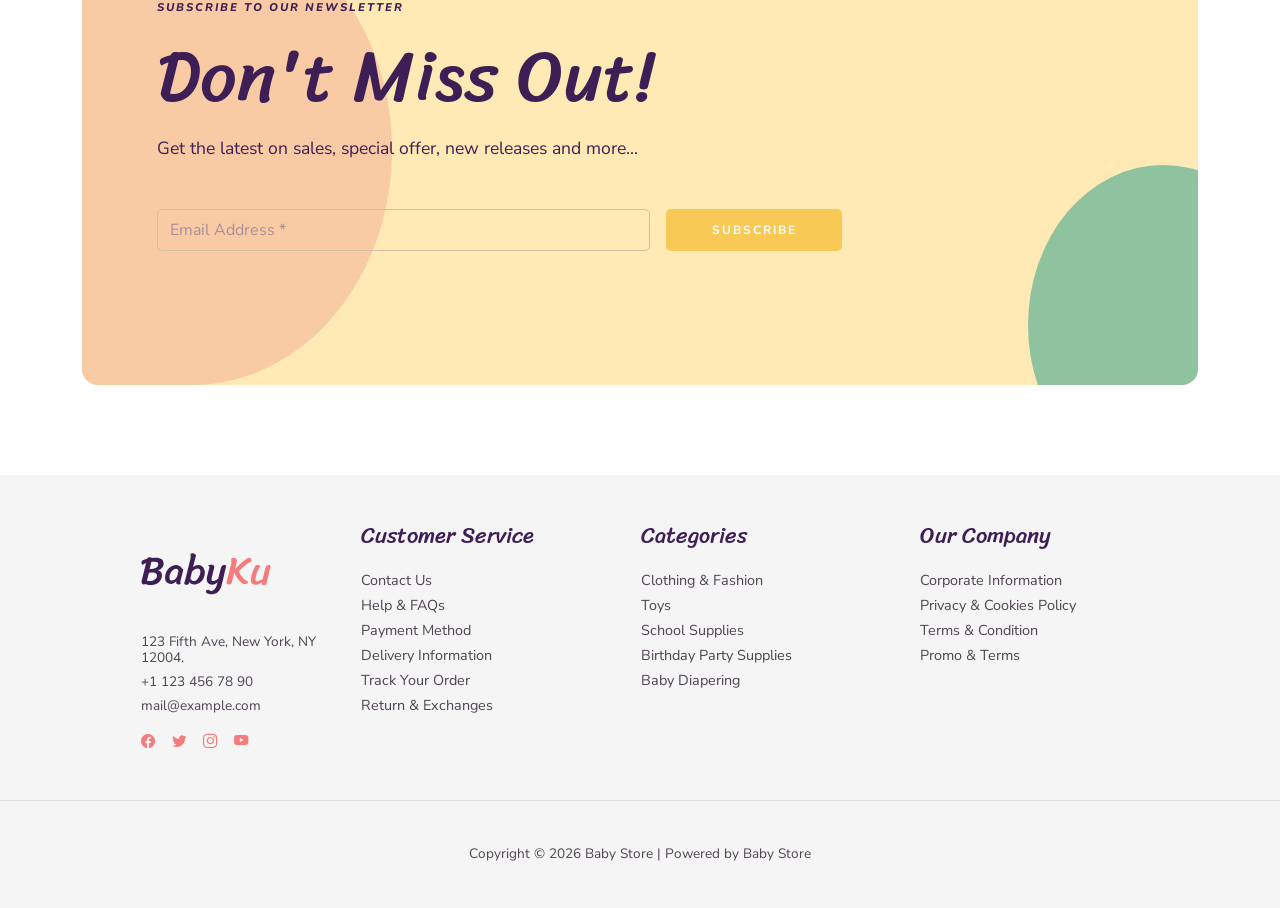
<file: AboutUs.html>
<!doctype html>
<html lang="en">
  <head>
    <meta charset="UTF-8" />
    <meta name="viewport" content="width=device-width, initial-scale=1.0" />

    <title>About Us - Baby Store</title>

    <link rel="icon" type="image/png" href="Images/Favicon.png" />

    <link
      href="https://cdn.jsdelivr.net/npm/bootstrap@5.3.3/dist/css/bootstrap.min.css"
      rel="stylesheet"
    />

    <link
      rel="stylesheet"
      href="https://cdn.jsdelivr.net/npm/bootstrap-icons@1.11.3/font/bootstrap-icons.min.css"
    />

    <link
      href="https://fonts.googleapis.com/css2?family=Nunito+Sans:wght@400;600;700;800&family=Sriracha&display=swap"
      rel="stylesheet"
    />

    <link rel="stylesheet" href="CSS/Style.css" />
  </head>

  <body>

    <header>
      <nav
        class="navbar navbar-expand-lg position-absolute top-0 start-0 w-100 z-3"
      >
        <div class="container-fluid">

          <a href="index.html" class="navbar-brand">
            <img
              src="Images/baby-store-logo.svg"
              alt="BabyKu Logo"
              width="105"
            />
          </a>

          <!-- MOBILE CART -->
          <div
            class="mobile-cart d-lg-none position-relative pink fs-5 ms-auto me-3"
            data-bs-toggle="offcanvas"
            data-bs-target="#cartPanel"
            role="button"
          >
            <i class="bi bi-basket" aria-hidden="true"></i>

            <span
              class="position-absolute top-0 start-100 translate-middle badge rounded-circle bg-danger p-1"
            >
              0
            </span>

            <span class="visually-hidden">
              Cart items: 0
            </span>
          </div>

          <!-- MOBILE MENU -->
          <button
            class="navbar-toggler"
            type="button"
            data-bs-toggle="collapse"
            data-bs-target="#navbarContent"
            aria-controls="navbarContent"
            aria-expanded="false"
            aria-label="Toggle navigation"
          >
            <span class="navbar-toggler-icon"></span>
          </button>

          <div class="collapse navbar-collapse" id="navbarContent">

            <ul class="navbar-nav ms-4 gap-lg-3">

              <li class="nav-item">
                <a href="index.html" class="nav-link">
                  Home
                </a>
              </li>

              <li class="nav-item">
                <a href="Shop.html" class="nav-link">
                  Shop
                </a>
              </li>

              <li class="nav-item">
                <a href="AboutUs.html" class="nav-link active">
                  About Us
                </a>
              </li>

              <li class="nav-item">
                <a href="Testimonial.html" class="nav-link">
                  Testimonial
                </a>
              </li>

              <li class="nav-item">
                <a href="Contact.html" class="nav-link">
                  Contact Us
                </a>
              </li>
              <li class="nav-item d-lg-none">
                            <a href="#" class="nav-link" id="mobileProfile">
                                <i class="bi bi-person-fill me-2"></i>
                                Profile
                            </a>
                        </li>

            </ul>

            <div class="ms-auto d-flex align-items-center gap-4">

              <!-- DESKTOP CART -->
              <div
                class="position-relative pink fs-5 d-none d-lg-block"
                data-bs-toggle="offcanvas"
                data-bs-target="#cartPanel"
                role="button"
              >
                <i class="bi bi-basket"></i>

                <span
                  class="position-absolute top-0 start-100 translate-middle badge rounded-circle bg-danger p-1"
                >
                  0
                </span>
              </div>

                        <i class="bi bi-person-fill pink fs-5" id="profileIcon" role="button" aria-label="Profile"></i>

            </div>

          </div>
        </div>
      </nav>
    </header>


    <main>

      <!-- ==================== ABOUT HERO ==================== -->

      <section class="about-main-section position-relative overflow-hidden">

        <img
          src="Images/baby-store-hero-bg-blob-pink.svg"
          class="hero-pink-blob position-absolute"
          alt=""
          aria-hidden="true"
        />

        <div
          class="hero-mint-shape position-absolute"
          aria-hidden="true"
        ></div>

        <div
          class="hero-mint-line position-absolute"
          aria-hidden="true"
        ></div>

        <div class="container">

          <div class="text-center">

            <p class="about-eyebrow">
              ABOUT US
            </p>

            <h1 class="about-main-title">
              United States Favourite<br />
              Baby Store
            </h1>

            <div class="about-title-line"></div>

          </div>


          <!-- Intro -->

          <div class="row align-items-start about-intro">

            <div class="col-lg-6">

              <h2 class="about-subtitle">
                Et luctus porttitor justo pellentesque rhoncus
              </h2>

            </div>

            <div class="col-lg-6">

              <p class="about-description">
                Dictum sit volutpat nibh egestas velit pharetra risus aliquam
                nulla in blandit urna, rhoncus commodo metus adipiscing
                suscipit suscipit eu sed aliquam viverra sit feugiat risus
                augue eget integer vulputate gravida feugiat.
              </p>

            </div>

          </div>


          <!-- Image + Counters -->

          <div class="about-image-box">

            <img
              src="Images/baby-store-about-us-page-header-img.jpg"
              class="img-fluid rounded-4 about-image"
              alt="Baby"
            />

            <div
              class="row text-center justify-content-center about-stats"
            >

              <div class="col-3">

                <h3
                  class="about-counter"
                  data-target="100"
                >
                  0K+
                </h3>

                <p>
                  Unique products
                </p>

              </div>


              <div class="col-3">

                <h3
                  class="about-counter"
                  data-target="400"
                >
                  0
                </h3>

                <p>
                  Brands
                </p>

              </div>


              <div class="col-3">

                <h3
                  class="about-counter"
                  data-target="200"
                >
                  0
                </h3>

                <p>
                  Stores
                </p>

              </div>

            </div>

          </div>

        </div>

      </section>


      <!-- ==================== OUR STORY ==================== -->

      <section class="our-story-section position-relative overflow-hidden">

        <img
          src="Images/baby-store-blob-shape-green.svg"
          class="our-story-bg position-absolute"
          alt=""
          aria-hidden="true"
        />

        <div class="container position-relative z-1">

          <div class="row align-items-start">

            <div class="col-lg-6">

              <h2 class="our-story-title">
                Our Story
              </h2>

              <div class="our-story-line"></div>

              <p class="our-story-intro fw-bold">
                Ut viverra sit ullamcorper vitae nunc volutpat quam donec
                mauris tempus cursus quisque in eget et.
              </p>

              <p class="our-story-description">
                Non, in a diam fermentum semper cras cras purus odio enim
                odio quis turpis sed posuere elit neque, proin ornare odio
                ultrices nisl elit vestibulum, rhoncus consectetur adipiscing
                venenatis id turpis est convallis nascetur vitae, lectus a,
                egestas at cursus pellentesque augue urna nibh etiam elit.
              </p>


              <div class="our-story-timeline">

                <div class="d-flex align-items-center">
                  <span class="story-year">1998</span>
                  <span class="story-event">
                    Tempus cursus laoreet massa enim
                  </span>
                </div>

                <div class="d-flex align-items-center">
                  <span class="story-year">2002</span>
                  <span class="story-event">
                    Faucibus dignissim purus tellus imperdiet
                  </span>
                </div>

                <div class="d-flex align-items-center">
                  <span class="story-year">2009</span>
                  <span class="story-event">
                    Ut turpis purus bibendum proin
                  </span>
                </div>

                <div class="d-flex align-items-center">
                  <span class="story-year">2017</span>
                  <span class="story-event">
                    Rhoncus scelerisque ultrices nunc
                  </span>
                </div>

              </div>

            </div>


            <div class="col-lg-6">

              <div class="our-story-image">

                <img
                  src="Images/baby-store-owner-img.jpg"
                  class="img-fluid w-80 h-100 rounded-2s rounded-4"
                  alt="Our Story"
                />

              </div>

              <div class="row align-items-start mt-4">

                <div class="col-md-4 text-start">

                  <img
                    src="Images/baby-store-founder-signature.svg"
                    class="founder-signature"
                    alt="Founder Signature"
                  />

                  <h6 class="founder-name">
                    JESSICA DUNN
                  </h6>

                  <p class="founder-role">
                    Founder, CEO
                  </p>

                </div>

                <div class="col-md-7">

                  <p class="founder-quote">
                    “Est morbi mauris in tortor lorem in massa aliquam est
                    nulla ante sed urna risus tristique curabitur feugiat sit
                    penatibus pretium sit porttitor iaculis tristique at
                    feugiat maecenas sed fringilla turpis dictum.”
                  </p>

                </div>

              </div>

            </div>

          </div>

        </div>

      </section>


      <!-- ==================== PARENTING COMMUNITY ==================== -->

      <section class="parenting-section">

        <div class="container parenting-container">

          <div class="row g-0 parenting-box overflow-hidden">

            <div class="col-lg-7 parenting-image-column">

              <img
                src="Images/baby-store-mother-community-img.jpg"
                class="parenting-image"
                alt="Mother and baby"
              />

            </div>


            <div class="col-lg-5">

              <div
                class="parenting-content position-relative overflow-hidden"
              >

                <img
                  src="Images/baby-store-hero-bg-blob-green.svg"
                  class="parenting-bg-shape position-absolute"
                  alt=""
                  aria-hidden="true"
                />

                <div class="position-relative z-1">

                  <p
                    class="parenting-eyebrow text-uppercase fw-bold mb-5"
                  >
                    Parenting Community
                  </p>

                  <h2>
                    Join With The<br />
                    Largest Parenting<br />
                    Community!
                  </h2>

                  <p class="parenting-description">
                    Cum sed purus felis, morbi diam mauris sollicitudin id
                    aenean sed fusce pellentesque enim viverra luctus enim
                    suspendisse feugiat convallis imperdiet.
                  </p>

                  <a
                    href="#"
                    class="btn parenting-button text-uppercase fw-bold"
                  >
                    Register Now
                  </a>

                </div>

              </div>

            </div>

          </div>

        </div>

      </section>


      <!-- ==================== BRAND LOGOS ==================== -->

      <div class="container py-5">

        <div
          class="row align-items-center justify-content-between text-center mb-5 g-0"
        >

          <div class="col">
            <img
              src="Images/logo-1.svg"
              class="img-fluid category-logo"
              alt="Logo"
            />
          </div>

          <div class="col">
            <img
              src="Images/logo-2.svg"
              class="img-fluid category-logo"
              alt="Logo"
            />
          </div>

          <div class="col">
            <img
              src="Images/logo-3.svg"
              class="img-fluid category-logo"
              alt="Logo"
            />
          </div>

          <div class="col">
            <img
              src="Images/logo-4.svg"
              class="img-fluid category-logo"
              alt="Logo"
            />
          </div>

          <div class="col">
            <img
              src="Images/logo-5.svg"
              class="img-fluid category-logo"
              alt="Logo"
            />
          </div>

        </div>

      </div>


      <!-- ==================== NEWSLETTER ==================== -->

      <section class="newsletter-section py-5">

        <div class="container">

          <div
            class="newsletter-box position-relative overflow-hidden rounded-4"
          >

            <div
              class="newsletter-peach-shape position-absolute"
            ></div>

            <div
              class="newsletter-green-shape position-absolute"
            ></div>

            <div class="newsletter-content position-relative">

              <p class="newsletter-eyebrow mb-3">
                SUBSCRIBE TO OUR NEWSLETTER
              </p>

              <h2 class="newsletter-title mb-3">
                Don't Miss Out!
              </h2>

              <p class="newsletter-text mb-5">
                Get the latest on sales, special offer, new releases and
                more...
              </p>

              <form
                id="newsletterForm"
                class="newsletter-form d-flex flex-wrap gap-3"
              >

                <input
                  type="email"
                  id="newsletterEmail"
                  class="form-control newsletter-input"
                  placeholder="Email Address *"
                  required
                />

                <button
                  type="submit"
                  class="btn newsletter-button"
                >
                  SUBSCRIBE
                </button>

              </form>

              <div
                id="newsletterSuccess"
                class="newsletter-success text-center d-none"
              >

                <div class="success-icon">
                  <i class="bi bi-check2-circle"></i>
                </div>

                <h3>
                  Thank you
                </h3>

                <p>
                  Your form has been submitted successfully. We'll review
                  your details and get back to you soon.
                </p>

              </div>

            </div>

          </div>

        </div>

      </section>

    </main>


    <!-- ==================== SHOPPING CART ==================== -->

    <div
      class="offcanvas offcanvas-end cart-panel"
      tabindex="-1"
      id="cartPanel"
      aria-labelledby="cartPanelLabel"
    >

      <div class="offcanvas-header cart-header">

        <h5
          class="offcanvas-title"
          id="cartPanelLabel"
        >
          Shopping Cart
        </h5>

        <button
          type="button"
          class="btn-close"
          data-bs-dismiss="offcanvas"
          aria-label="Close"
        ></button>

      </div>


      <div
        class="offcanvas-body cart-body"
        id="cartItems"
      >
      </div>


      <div class="cart-footer">

        <div class="cart-subtotal">

          <span>
            Subtotal:
          </span>

          <span id="cartSubtotal">
            $0.00
          </span>

        </div>

        <button
          type="button"
          class="cart-button"
        >
          VIEW CART
        </button>

        <button
          type="button"
          class="cart-button"
        >
          CHECKOUT
        </button>

      </div>

    </div>


    <!-- ==================== FOOTER ==================== -->

    <footer class="footer-section">

      <div class="container">

        <div class="row footer-main">

          <div class="col-lg-3 col-md-6 mb-4 mb-lg-0">

            <a
              href="index.html"
              class="footer-logo d-inline-block mb-4"
            >
              <img
                src="Images/baby-store-logo.svg"
                alt="BabyKu Logo"
              />
            </a>

            <p>
              123 Fifth Ave, New York, NY 12004.
            </p>

            <p>
              +1 123 456 78 90
            </p>

            <p>
              mail@example.com
            </p>

            <div class="footer-socials mt-3">

              <a href="#">
                <i class="bi bi-facebook"></i>
              </a>

              <a href="#">
                <i class="bi bi-twitter"></i>
              </a>

              <a href="#">
                <i class="bi bi-instagram"></i>
              </a>

              <a href="#">
                <i class="bi bi-youtube"></i>
              </a>

            </div>

          </div>


          <div class="col-lg-3 col-md-6 mb-4 mb-lg-0">

            <h5>
              Customer Service
            </h5>

            <ul class="list-unstyled">

              <li>
                <a href="#">
                  Contact Us
                </a>
              </li>

              <li>
                <a href="#">
                  Help & FAQs
                </a>
              </li>

              <li>
                <a href="#">
                  Payment Method
                </a>
              </li>

              <li>
                <a href="#">
                  Delivery Information
                </a>
              </li>

              <li>
                <a href="#">
                  Track Your Order
                </a>
              </li>

              <li>
                <a href="#">
                  Return & Exchanges
                </a>
              </li>

            </ul>

          </div>


          <div class="col-lg-3 col-md-6 mb-4 mb-lg-0">

            <h5>
              Categories
            </h5>

            <ul class="list-unstyled">

              <li>
                <a href="#">
                  Clothing & Fashion
                </a>
              </li>

              <li>
                <a href="#">
                  Toys
                </a>
              </li>

              <li>
                <a href="#">
                  School Supplies
                </a>
              </li>

              <li>
                <a href="#">
                  Birthday Party Supplies
                </a>
              </li>

              <li>
                <a href="#">
                  Baby Diapering
                </a>
              </li>

            </ul>

          </div>


          <div class="col-lg-3 col-md-6">

            <h5>
              Our Company
            </h5>

            <ul class="list-unstyled">

              <li>
                <a href="#">
                  Corporate Information
                </a>
              </li>

              <li>
                <a href="#">
                  Privacy & Cookies Policy
                </a>
              </li>

              <li>
                <a href="#">
                  Terms & Condition
                </a>
              </li>

              <li>
                <a href="#">
                  Promo & Terms
                </a>
              </li>

            </ul>

          </div>

        </div>

      </div>


      <div class="footer-bottom">

        <p class="mb-0">
          Copyright © 2026 Baby Store | Powered by Baby Store
        </p>

      </div>

    </footer>
<!-- LOGIN POPUP -->
<div class="login-modal" id="loginModal">

    <div class="login-overlay">

        <div class="login-box">

            <button type="button" class="login-close" id="loginClose">
                &times;
            </button>

            <div id="loginFormContainer">

                <label for="loginEmail">
                    Username or Email Address
                </label>

                <input
                    type="email"
                    id="loginEmail"
                    class="login-input"
                >

                <label for="loginPassword">
                    Password
                </label>

                <input
                    type="password"
                    id="loginPassword"
                    class="login-input"
                >

                <div class="login-remember">

                    <input
                        type="checkbox"
                        id="rememberMe"
                        checked
                    >

                    <label for="rememberMe">
                        Remember Me
                    </label>

                </div>

                <button type="button" id="loginButton" class="login-button">
                    LOG IN
                </button>

                <p id="loginMessage" class="login-message"></p>

            </div>


            <!-- LOGGED IN -->
            <div id="logoutContainer" class="d-none">

                <p class="logged-in-text">
                    You are logged in.
                </p>

                <button type="button" id="logoutButton" class="login-button">
                    LOG OUT
                </button>

            </div>

        </div>

    </div>

</div>

    <script src="https://cdn.jsdelivr.net/npm/bootstrap@5.3.3/dist/js/bootstrap.bundle.min.js"></script>

    <script src="JS/Script.js"></script>

  </body>
</html>
</file>
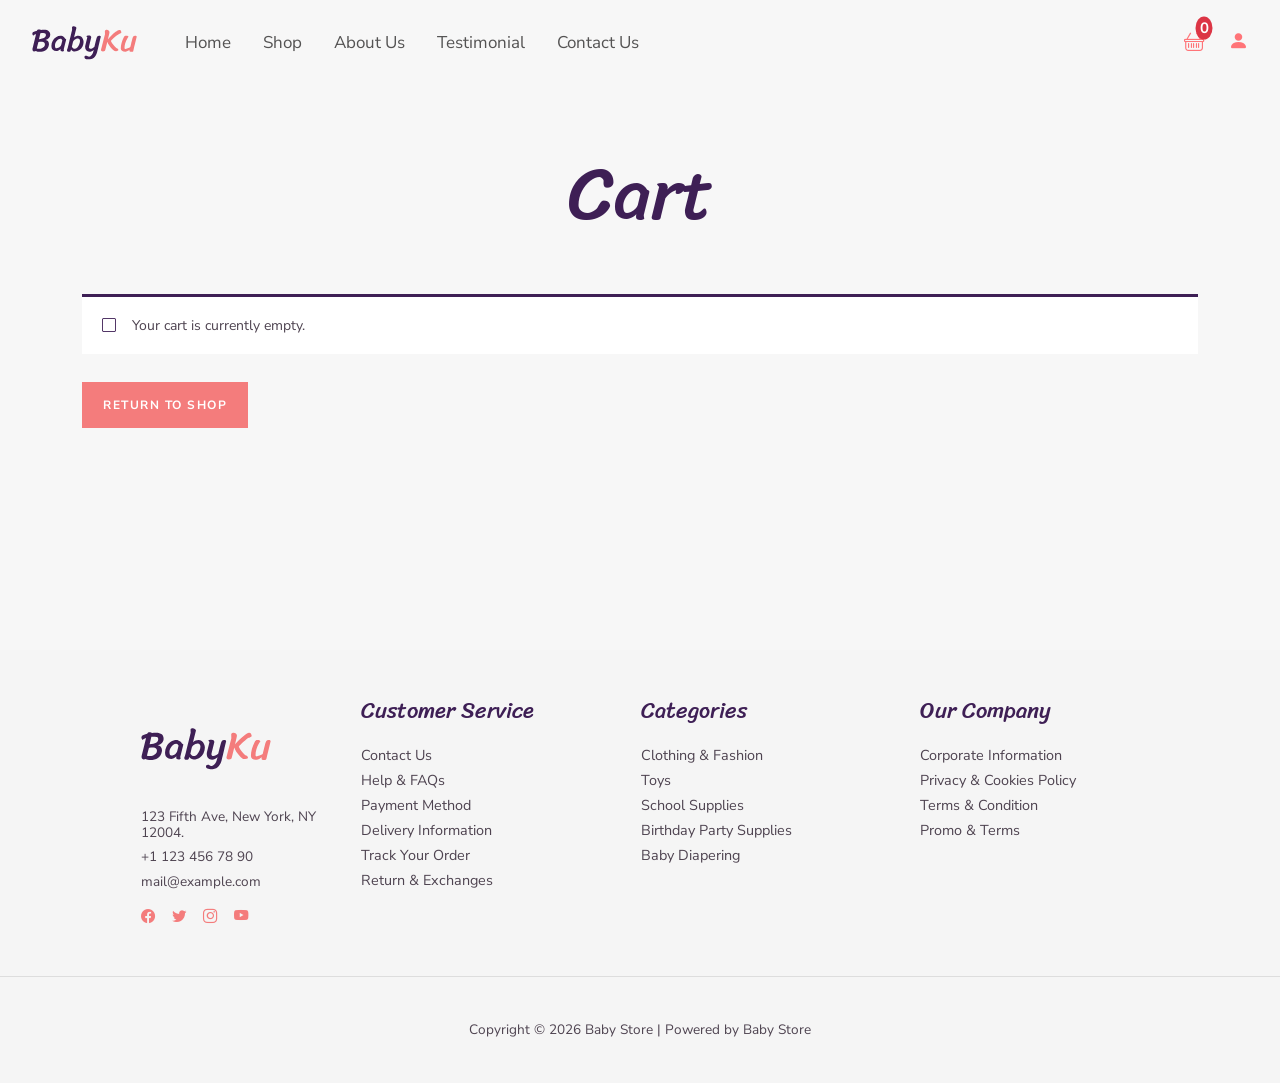
<file: Cart.html>
<!DOCTYPE html>
<html lang="en">

<head>
    <meta charset="UTF-8">
    <meta name="viewport" content="width=device-width, initial-scale=1.0">

    <title>Cart - Baby Store</title>

    <link rel="icon" type="image/png" href="Images/Favicon.png">

    <!-- Bootstrap CSS -->
    <link href="https://cdn.jsdelivr.net/npm/bootstrap@5.3.3/dist/css/bootstrap.min.css" rel="stylesheet">

    <!-- Bootstrap Icons -->
    <link rel="stylesheet"
        href="https://cdn.jsdelivr.net/npm/bootstrap-icons@1.11.3/font/bootstrap-icons.min.css">

    <!-- Google Fonts -->
    <link
        href="https://fonts.googleapis.com/css2?family=Nunito+Sans:wght@400;500;600;700&family=Sriracha&display=swap"
        rel="stylesheet">

    <!-- Custom CSS -->
    <link rel="stylesheet" href="CSS/Style.css">
</head>

<body>

    <header>

        <nav class="navbar navbar-expand-lg position-absolute top-0 start-0 w-100 z-3">

            <div class="container-fluid">

                <a href="index.html" class="navbar-brand">

                    <img src="Images/baby-store-logo.svg" alt="BabyKu Logo" width="105">

                </a>

                <!-- MOBILE CART -->
                <div class="mobile-cart d-lg-none position-relative pink fs-5 ms-auto me-3"
                    id="evqw9k"
                    data-bs-toggle="offcanvas"
                    data-bs-target="#cartPanel"
                    role="button">

                    <i class="bi bi-basket" aria-hidden="true"></i>

                    <span
                        class="position-absolute top-0 start-100 translate-middle badge rounded-circle bg-danger p-1">0</span>

                    <span class="visually-hidden">Cart items: 0</span>

                </div>

                <button class="navbar-toggler" type="button" data-bs-toggle="collapse" data-bs-target="#navbarContent"
                    aria-controls="navbarContent" aria-expanded="false" aria-label="Toggle navigation">

                    <span class="navbar-toggler-icon"></span>

                </button>

                <div class="collapse navbar-collapse" id="navbarContent">

                    <ul class="navbar-nav ms-4 gap-lg-3">

                        <li class="nav-item">

                            <a href="index.html" class="nav-link ">

                                Home

                            </a>

                        </li>

                        <li class="nav-item">

                            <a href="Shop.html" class="nav-link">

                                Shop

                            </a>

                        </li>

                        <li class="nav-item">

                            <a href="AboutUs.html" class="nav-link">

                                About Us

                            </a>

                        </li>

                        <li class="nav-item">

                            <a href="Testimonial.html" class="nav-link">

                                Testimonial

                            </a>

                        </li>

                        <li class="nav-item">

                            <a href="Contact.html" class="nav-link">

                                Contact Us

                            </a>

                        </li>
                        <li class="nav-item d-lg-none">
                            <a href="#" class="nav-link" id="mobileProfile">
                                <i class="bi bi-person-fill me-2"></i>
                                Profile
                            </a>
                        </li>

                    </ul>


                    <div class="ms-auto d-flex align-items-center gap-4">

                        <!-- DESKTOP CART -->
                        <div class="position-relative pink fs-5 d-none d-lg-block"
                            id="evqw9k"
                            data-bs-toggle="offcanvas"
                            data-bs-target="#cartPanel"
                            role="button">

                            <i class="bi bi-basket"></i>

                            <span class="position-absolute top-0 start-100
                                     translate-middle
                                     badge rounded-circle
                                     bg-danger p-1">

                                0

                            </span>

                        </div>


                        <i class="bi bi-person-fill pink fs-5" id="profileIcon" role="button" aria-label="Profile"></i>

                    </div>

                </div>

            </div>

        </nav>

    </header>


    <!-- ================= CART PAGE ================= -->

    <main class="cart-page">

        <!-- Cart Heading -->
        <section class="cart-page-header">

            <h1>Cart</h1>

        </section>


        <!-- Cart Content -->
        <section class="container cart-page-content">

            <div id="cartPageContent">

                <!-- Javascript will load cart here -->

            </div>

        </section>

    </main>


    <!-- ================= FOOTER ================= -->
    <footer class="footer-section">

        <div class="container">

            <div class="row footer-main">

                <div class="col-lg-3 col-md-6 mb-4 mb-lg-0">

                    <a href="index.html" class="footer-logo d-inline-block mb-4">

                        <img src="Images/baby-store-logo.svg" alt="BabyKu Logo">

                    </a>

                    <p>123 Fifth Ave, New York, NY 12004.</p>
                    <p>+1 123 456 78 90</p>
                    <p>mail@example.com</p>

                    <div class="footer-socials mt-3">

                        <a href="#"><i class="bi bi-facebook"></i></a>
                        <a href="#"><i class="bi bi-twitter"></i></a>
                        <a href="#"><i class="bi bi-instagram"></i></a>
                        <a href="#"><i class="bi bi-youtube"></i></a>

                    </div>

                </div>


                <div class="col-lg-3 col-md-6 mb-4 mb-lg-0">

                    <h5>Customer Service</h5>

                    <ul class="list-unstyled">

                        <li><a href="#">Contact Us</a></li>
                        <li><a href="#">Help & FAQs</a></li>
                        <li><a href="#">Payment Method</a></li>
                        <li><a href="#">Delivery Information</a></li>
                        <li><a href="#">Track Your Order</a></li>
                        <li><a href="#">Return & Exchanges</a></li>

                    </ul>

                </div>


                <div class="col-lg-3 col-md-6 mb-4 mb-lg-0">

                    <h5>Categories</h5>

                    <ul class="list-unstyled">

                        <li><a href="#">Clothing & Fashion</a></li>
                        <li><a href="#">Toys</a></li>
                        <li><a href="#">School Supplies</a></li>
                        <li><a href="#">Birthday Party Supplies</a></li>
                        <li><a href="#">Baby Diapering</a></li>

                    </ul>

                </div>


                <div class="col-lg-3 col-md-6">

                    <h5>Our Company</h5>

                    <ul class="list-unstyled">

                        <li><a href="#">Corporate Information</a></li>
                        <li><a href="#">Privacy & Cookies Policy</a></li>
                        <li><a href="#">Terms & Condition</a></li>
                        <li><a href="#">Promo & Terms</a></li>

                    </ul>

                </div>

            </div>

        </div>


        <div class="footer-bottom">

            <p class="mb-0">
                Copyright © 2026 Baby Store | Powered by Baby Store
            </p>

        </div>

    </footer>

<!-- LOGIN POPUP -->
<div class="login-modal" id="loginModal">

    <div class="login-overlay">

        <div class="login-box">

            <button type="button" class="login-close" id="loginClose">
                &times;
            </button>

            <div id="loginFormContainer">

                <label for="loginEmail">
                    Username or Email Address
                </label>

                <input
                    type="email"
                    id="loginEmail"
                    class="login-input"
                >

                <label for="loginPassword">
                    Password
                </label>

                <input
                    type="password"
                    id="loginPassword"
                    class="login-input"
                >

                <div class="login-remember">

                    <input
                        type="checkbox"
                        id="rememberMe"
                        checked
                    >

                    <label for="rememberMe">
                        Remember Me
                    </label>

                </div>

                <button type="button" id="loginButton" class="login-button">
                    LOG IN
                </button>

                <p id="loginMessage" class="login-message"></p>

            </div>


            <!-- LOGGED IN -->
            <div id="logoutContainer" class="d-none">

                <p class="logged-in-text">
                    You are logged in.
                </p>

                <button type="button" id="logoutButton" class="login-button">
                    LOG OUT
                </button>

            </div>

        </div>

    </div>

</div>

    <!-- ================= CART OFFCANVAS ================= -->

    <div class="offcanvas offcanvas-end cart-panel"
        tabindex="-1"
        id="cartPanel"
        aria-labelledby="cartPanelLabel">

        <div class="offcanvas-header cart-header">

            <h5 class="offcanvas-title" id="cartPanelLabel">
                Shopping Cart
            </h5>

            <button type="button"
                class="btn-close"
                data-bs-dismiss="offcanvas"
                aria-label="Close">
            </button>

        </div>


        <div class="offcanvas-body cart-body" id="cartItems">

            <!-- Cart products will come here -->

        </div>


        <div class="cart-footer">

            <div class="cart-subtotal">

                <span>Subtotal:</span>

                <span id="cartSubtotal">
                    $0.00
                </span>

            </div>

            <button type="button" class="cart-button">
                VIEW CART
            </button>

            <button type="button" class="cart-button">
                CHECKOUT
            </button>

        </div>

    </div>


    <!-- Bootstrap JS -->
    <script src="https://cdn.jsdelivr.net/npm/bootstrap@5.3.3/dist/js/bootstrap.bundle.min.js"></script>

    <!-- Custom JS -->
    <script src="JS/Script.js"></script>

</body>

</html>
</file>
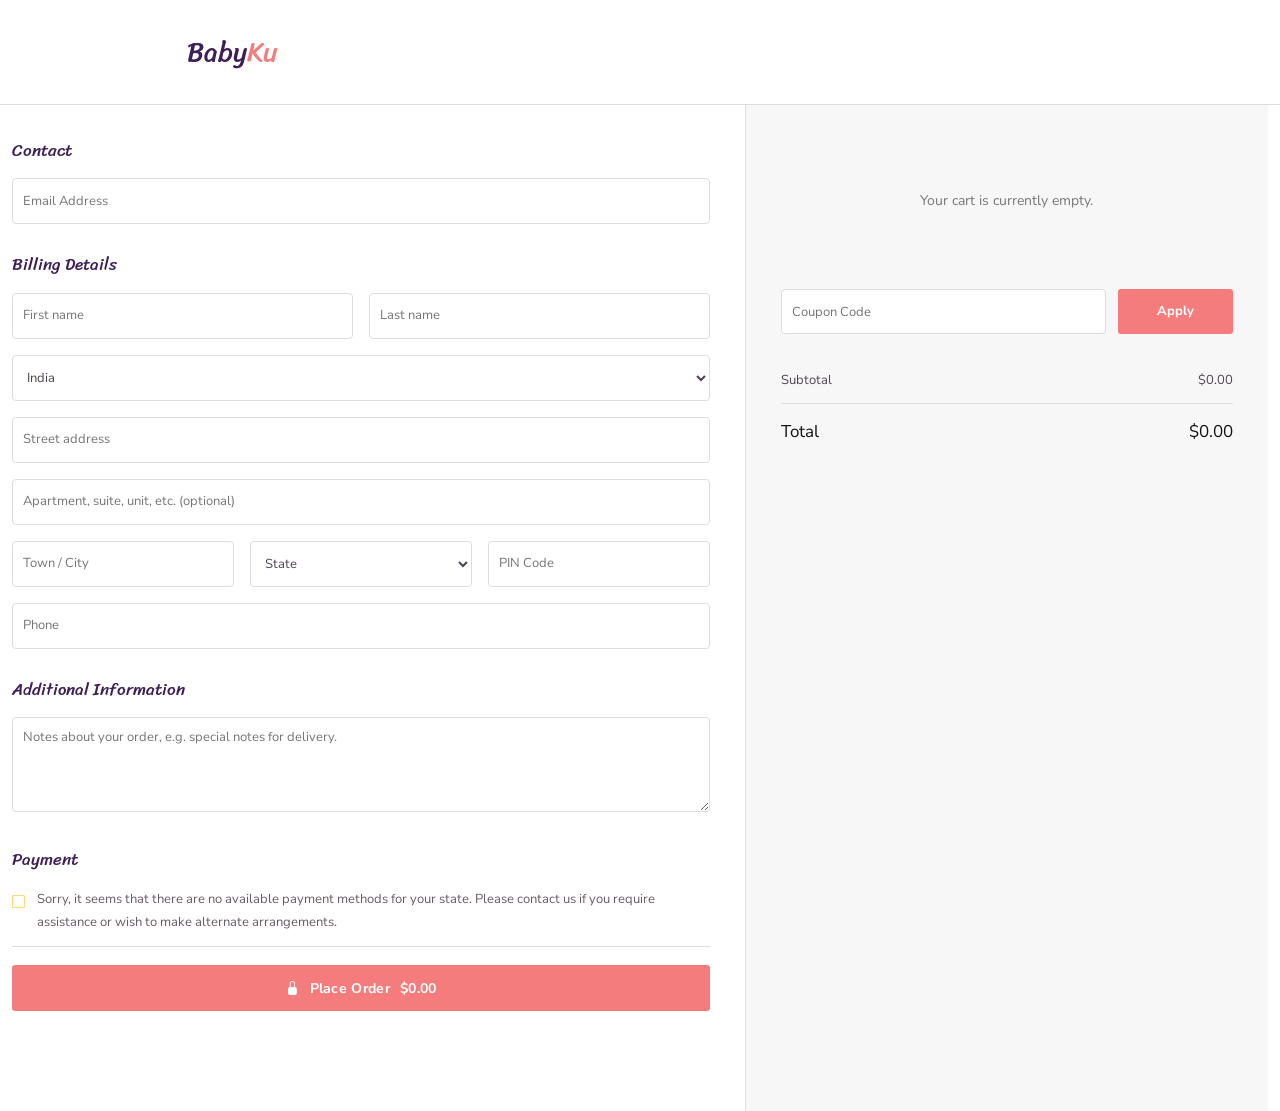
<file: Checkout.html>
<!DOCTYPE html>
<html lang="en">

<head>

    <meta charset="UTF-8">

    <meta name="viewport" content="width=device-width, initial-scale=1.0">

    <title>Checkout - Baby Store</title>

        <link rel="icon" type="image/png" href="Images/Favicon.png">

    <!-- Bootstrap -->
    <link
        href="https://cdn.jsdelivr.net/npm/bootstrap@5.3.3/dist/css/bootstrap.min.css"
        rel="stylesheet"
    >

    <!-- Bootstrap Icons -->
    <link
        rel="stylesheet"
        href="https://cdn.jsdelivr.net/npm/bootstrap-icons@1.11.3/font/bootstrap-icons.min.css"
    >

    <!-- Google Fonts -->
    <link
        href="https://fonts.googleapis.com/css2?family=Nunito+Sans:wght@400;500;600;700&family=Sriracha&display=swap"
        rel="stylesheet"
    >

    <!-- Main CSS -->
    <link
        rel="stylesheet"
        href="CSS/Style.css"
    >

</head>


<body class="checkout-page">


    <!-- =====================================================
         CHECKOUT HEADER
    ====================================================== -->

    <header class="checkout-header">

        <div class="container">

            <a href="index.html" class="checkout-logo">

                <span>Baby</span><strong>Ku</strong>

            </a>

        </div>

    </header>



    <!-- =====================================================
         CHECKOUT MAIN
    ====================================================== -->

    <main class="checkout-main">

        <div class="container">

            <div class="row g-0">


                <!-- =================================================
                     LEFT SIDE
                ================================================== -->

                <div class="col-lg-7 checkout-left">

                    <!-- CONTACT -->

                    <section class="checkout-section">

                        <h2>
                            Contact
                        </h2>

                        <input
                            type="email"
                            class="checkout-input"
                            placeholder="Email Address"
                            required
                        >

                    </section>



                    <!-- BILLING DETAILS -->

                    <section class="checkout-section">

                        <h2>
                            Billing Details
                        </h2>


                        <div class="row g-3">

                            <div class="col-md-6">

                                <input
                                    type="text"
                                    class="checkout-input"
                                    placeholder="First name"
                                    required
                                >

                            </div>


                            <div class="col-md-6">

                                <input
                                    type="text"
                                    class="checkout-input"
                                    placeholder="Last name"
                                    required
                                >

                            </div>


                            <div class="col-12">

                                <select
                                    class="checkout-input"
                                    required
                                >

                                    <option value="">
                                        Country / Region
                                    </option>

                                    <option selected>
                                        India
                                    </option>

                                    <option>
                                        United States
                                    </option>

                                    <option>
                                        United Kingdom
                                    </option>

                                </select>

                            </div>


                            <div class="col-12">

                                <input
                                    type="text"
                                    class="checkout-input"
                                    placeholder="Street address"
                                    required
                                >

                            </div>


                            <div class="col-12">

                                <input
                                    type="text"
                                    class="checkout-input"
                                    placeholder="Apartment, suite, unit, etc. (optional)"
                                >

                            </div>


                            <div class="col-md-4">

                                <input
                                    type="text"
                                    class="checkout-input"
                                    placeholder="Town / City"
                                    required
                                >

                            </div>


                            <div class="col-md-4">

                                <select
                                    class="checkout-input"
                                    required
                                >

                                    <option value="">
                                        State
                                    </option>

                                    <option>
                                        Madhya Pradesh
                                    </option>

                                    <option>
                                        Maharashtra
                                    </option>

                                    <option>
                                        Rajasthan
                                    </option>

                                    <option>
                                        Gujarat
                                    </option>

                                </select>

                            </div>


                            <div class="col-md-4">

                                <input
                                    type="text"
                                    class="checkout-input"
                                    placeholder="PIN Code"
                                    required
                                >

                            </div>


                            <div class="col-12">

                                <input
                                    type="tel"
                                    class="checkout-input"
                                    placeholder="Phone"
                                    required
                                >

                            </div>

                        </div>

                    </section>



                    <!-- ADDITIONAL INFORMATION -->

                    <section class="checkout-section">

                        <h2>
                            Additional Information
                        </h2>

                        <textarea
                            class="checkout-input checkout-textarea"
                            placeholder="Notes about your order, e.g. special notes for delivery."
                        ></textarea>

                    </section>



                    <!-- PAYMENT -->

                    <section class="checkout-section checkout-payment">

                        <h2>
                            Payment
                        </h2>


                        <div class="payment-message">

                            <i class="bi bi-square"></i>

                            <span>
                                Sorry, it seems that there are no available payment methods for your state.
                                Please contact us if you require assistance or wish to make alternate arrangements.
                            </span>

                        </div>


                        <button
                            type="button"
                            class="place-order-button"
                            id="placeOrderButton"
                        >

                            <i class="bi bi-lock-fill"></i>

                            Place Order

                            <span id="placeOrderTotal">
                                $0.00
                            </span>

                        </button>

                    </section>

                </div>



                <!-- =================================================
                     RIGHT SIDE
                ================================================== -->

                <div class="col-lg-5 checkout-right">

                    <div class="checkout-order">


                        <!-- ORDER PRODUCTS -->

                        <div
                            id="checkoutProducts"
                            class="checkout-products"
                        >
                            <!-- Products will come from localStorage -->
                        </div>



                        <!-- COUPON -->

                        <div class="checkout-coupon">

                            <input
                                type="text"
                                id="couponCode"
                                placeholder="Coupon Code"
                            >

                            <button
                                type="button"
                                id="applyCoupon"
                            >
                                Apply
                            </button>

                        </div>



                        <!-- SUBTOTAL -->

                        <div class="checkout-total-row">

                            <span>
                                Subtotal
                            </span>

                            <span id="checkoutSubtotal">
                                $0.00
                            </span>

                        </div>



                        <!-- TOTAL -->

                        <div class="checkout-total-main">

                            <span>
                                Total
                            </span>

                            <span id="checkoutTotal">
                                $0.00
                            </span>

                        </div>


                    </div>

                </div>


            </div>

        </div>

    </main>



    <!-- =====================================================
         BOOTSTRAP
    ====================================================== -->

    <script
        src="https://cdn.jsdelivr.net/npm/bootstrap@5.3.3/dist/js/bootstrap.bundle.min.js">
    </script>


    <!-- MAIN SCRIPT -->

    <script src="JS/Script.js"></script>

</body>

</html>
</file>
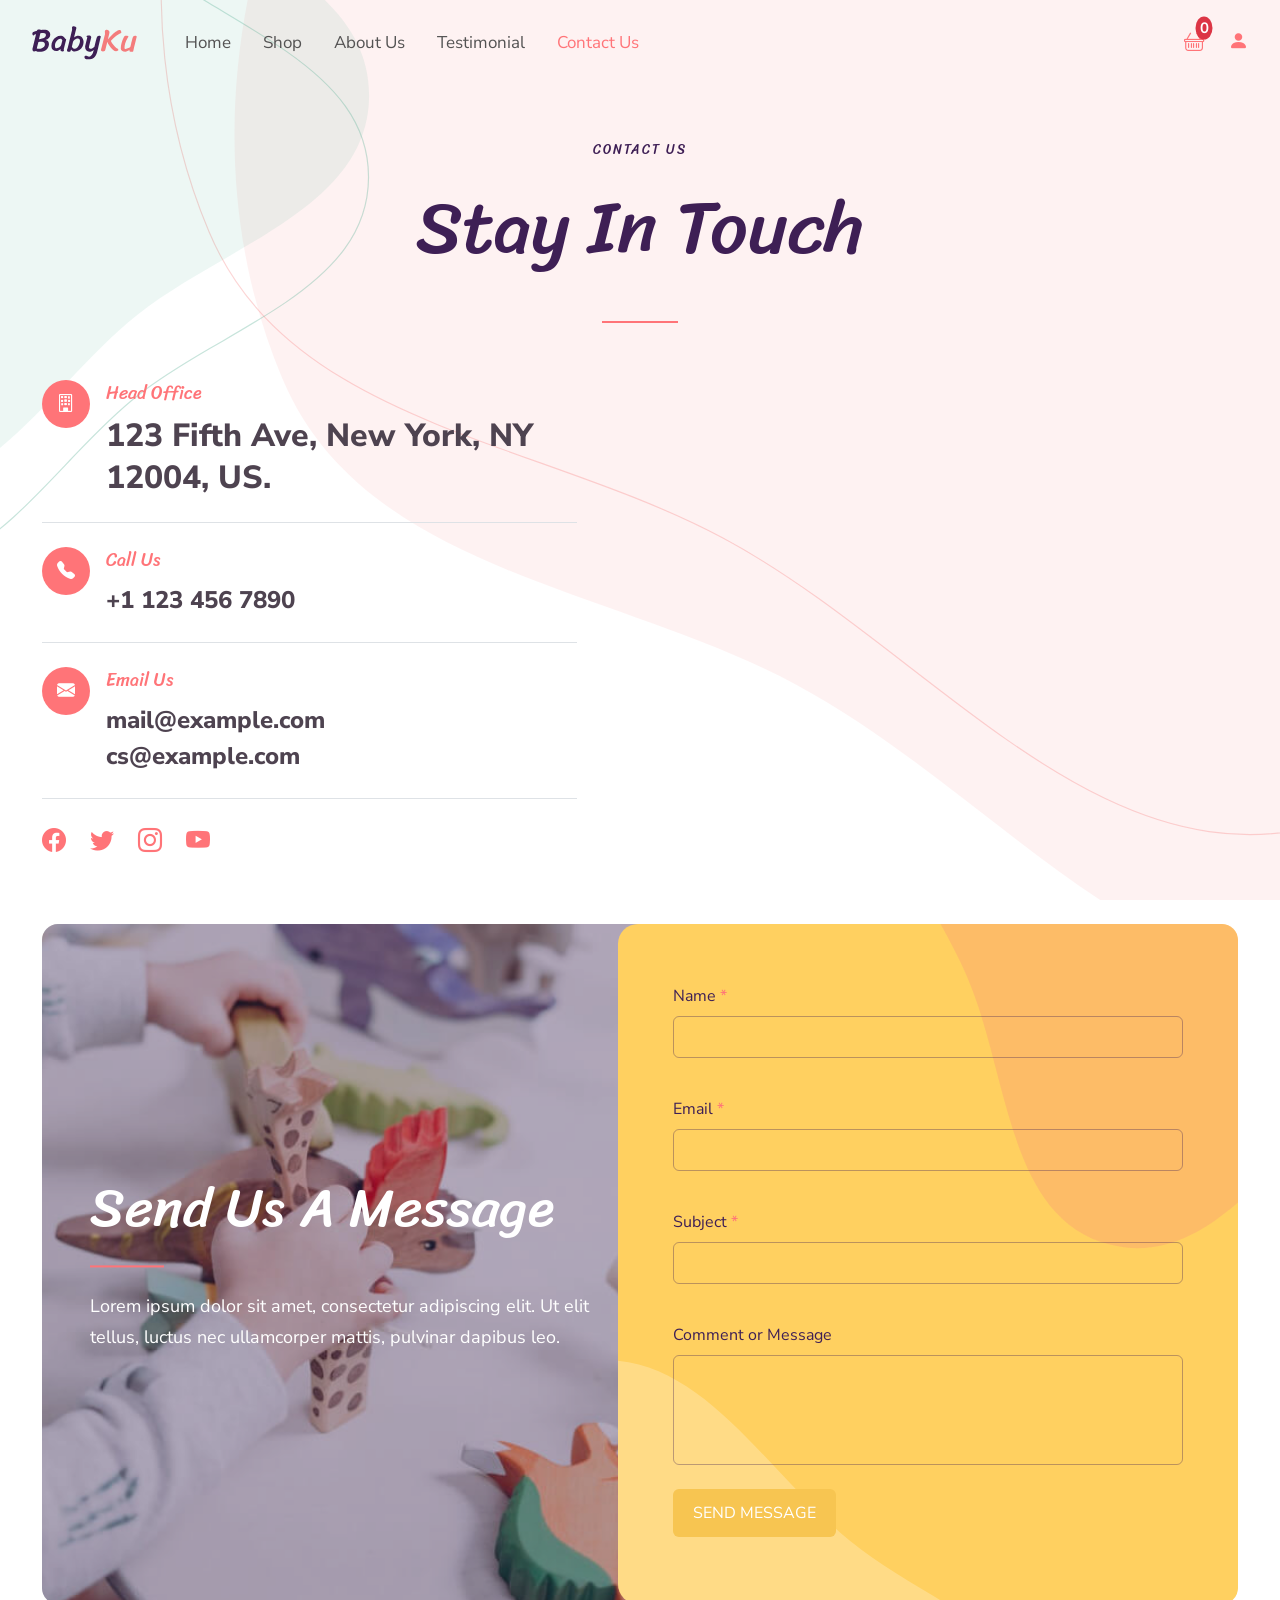
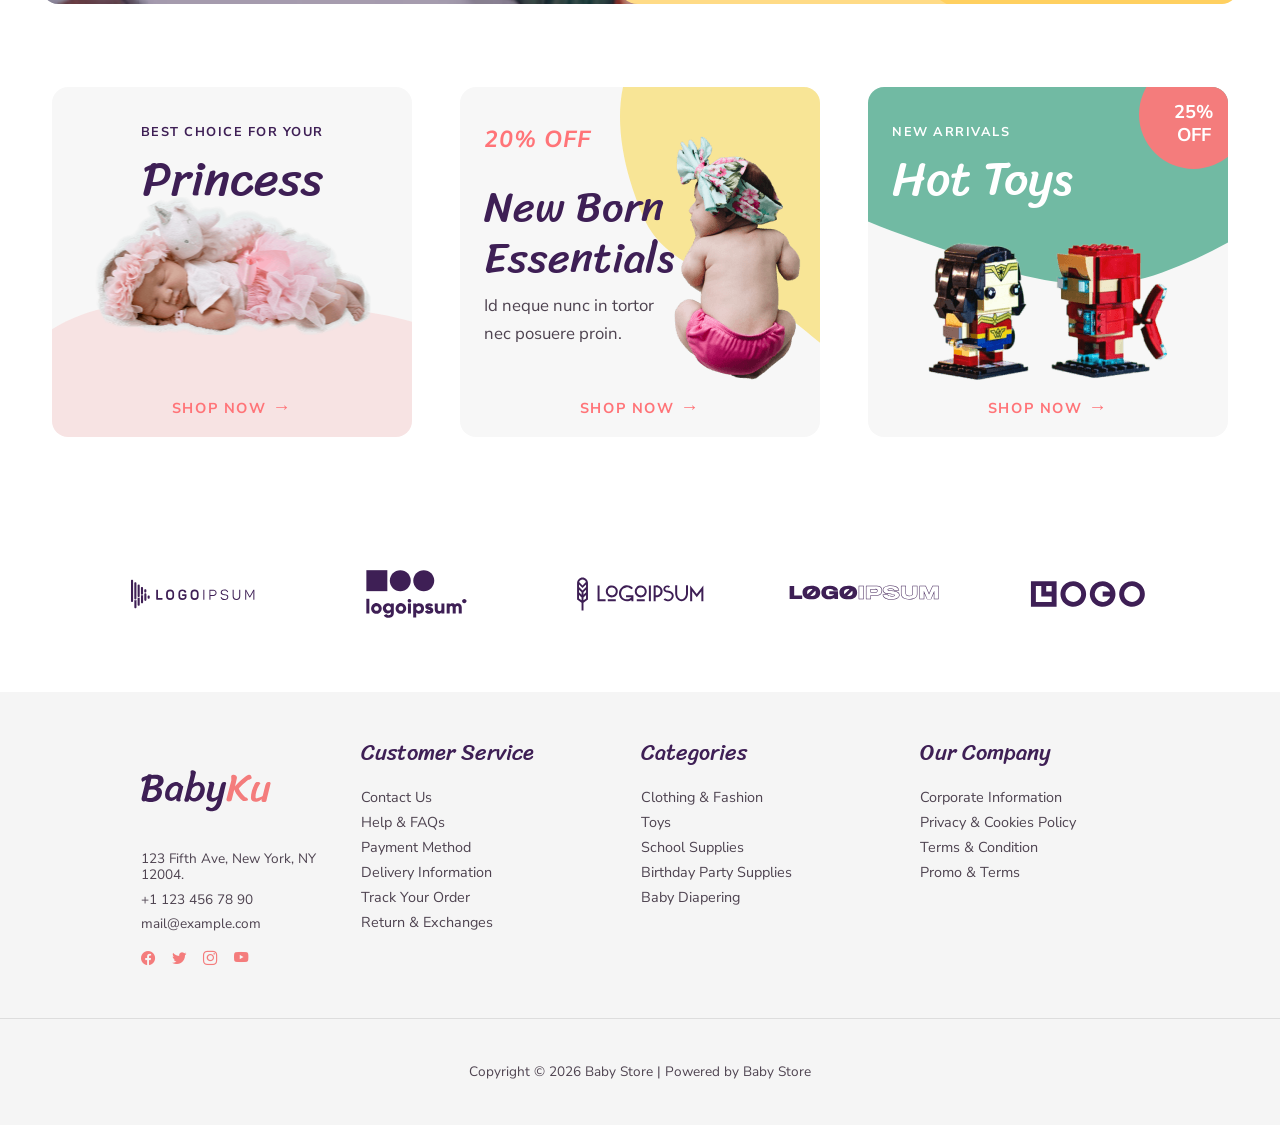
<file: Contact.html>
<!doctype html>
<html lang="en">

<head>

    <meta charset="UTF-8">
    <meta name="viewport" content="width=device-width, initial-scale=1.0">

    <title>Contact - Baby Store</title>

    <link rel="icon" type="image/png" href="Images/Favicon.png">

    <link href="https://cdn.jsdelivr.net/npm/bootstrap@5.3.3/dist/css/bootstrap.min.css" rel="stylesheet">

    <link rel="stylesheet" href="https://cdn.jsdelivr.net/npm/bootstrap-icons@1.11.3/font/bootstrap-icons.min.css">

    <link href="https://fonts.googleapis.com/css2?family=Nunito+Sans:wght@400;600;700;800&family=Sriracha&display=swap"
        rel="stylesheet">

    <link rel="stylesheet" href="CSS/Style.css">

</head>

<body>

    <header>

        <nav class="navbar navbar-expand-lg position-absolute top-0 start-0 w-100 z-3">

            <div class="container-fluid">

                <a href="index.html" class="navbar-brand">

                    <img src="Images/baby-store-logo.svg" alt="BabyKu Logo" width="105">

                </a>

                <!-- MOBILE CART -->
                <div class="mobile-cart d-lg-none position-relative pink fs-5 ms-auto me-3"
                    data-bs-toggle="offcanvas"
                    data-bs-target="#cartPanel"
                    role="button">

                    <i class="bi bi-basket" aria-hidden="true"></i>

                    <span
                        class="position-absolute top-0 start-100 translate-middle badge rounded-circle bg-danger p-1">
                        0
                    </span>

                    <span class="visually-hidden">Cart items: 0</span>

                </div>

                <button class="navbar-toggler" type="button" data-bs-toggle="collapse" data-bs-target="#navbarContent"
                    aria-controls="navbarContent" aria-expanded="false" aria-label="Toggle navigation">

                    <span class="navbar-toggler-icon"></span>

                </button>

                <div class="collapse navbar-collapse" id="navbarContent">

                    <ul class="navbar-nav ms-4 gap-lg-3">

                        <li class="nav-item">

                            <a href="index.html" class="nav-link">

                                Home

                            </a>

                        </li>

                        <li class="nav-item">

                            <a href="Shop.html" class="nav-link">

                                Shop

                            </a>

                        </li>

                        <li class="nav-item">

                            <a href="AboutUs.html" class="nav-link">

                                About Us

                            </a>

                        </li>

                        <li class="nav-item">

                            <a href="Testimonial.html" class="nav-link">

                                Testimonial

                            </a>

                        </li>

                        <li class="nav-item">

                            <a href="Contact.html" class="nav-link active">

                                Contact Us

                            </a>

                        </li>
                        <li class="nav-item d-lg-none">
                            <a href="#" class="nav-link" id="mobileProfile">
                                <i class="bi bi-person-fill me-2"></i>
                                Profile
                            </a>
                        </li>

                    </ul>


                    <div class="ms-auto d-flex align-items-center gap-4">

                        <!-- DESKTOP CART -->
                        <div class="position-relative pink fs-5 d-none d-lg-block"
                            data-bs-toggle="offcanvas"
                            data-bs-target="#cartPanel"
                            role="button">

                            <i class="bi bi-basket"></i>

                            <span class="position-absolute top-0 start-100
                                     translate-middle
                                     badge rounded-circle
                                     bg-danger p-1">

                                0

                            </span>

                        </div>


                        <i class="bi bi-person-fill pink fs-5" id="profileIcon" role="button" aria-label="Profile"></i>

                    </div>

                </div>

            </div>

        </nav>

    </header>


    <main>

        <section class="contact-main-section position-relative overflow-hidden">

            <img src="Images/baby-store-hero-bg-blob-pink.svg"
                class="contact-pink-shape position-absolute"
                alt=""
                aria-hidden="true">

            <img src="Images/baby-store-hero-bg-blob-green.svg"
                class="contact-green-shape position-absolute"
                alt=""
                aria-hidden="true">


            <div class="container position-relative z-1">

                <div class="text-center">

                    <p class="contact-eyebrow mb-4">
                        CONTACT US
                    </p>

                    <h1 class="contact-title mb-4">
                        Stay In Touch
                    </h1>

                    <div class="contact-title-line mx-auto"></div>

                </div>

                <div class="row align-items-start gx-2 mt-5">

                    <div class="col-lg-6 contact-info-column">

                        <div class="contact-info-item d-flex gap-3 py-4 border-bottom">

                            <div
                                class="contact-icon rounded-circle d-flex align-items-center justify-content-center flex-shrink-0">

                                <i class="bi bi-building"></i>

                            </div>

                            <div>

                                <p class="contact-label mb-2">
                                    Head Office
                                </p>

                                <h3 class="contact-value1 mb-0">

                                    123 Fifth Ave, New York, NY<br>
                                    12004, US.

                                </h3>

                            </div>

                        </div>


                        <div class="contact-info-item d-flex gap-3 py-4 border-bottom">

                            <div
                                class="contact-icon rounded-circle d-flex align-items-center justify-content-center flex-shrink-0">

                                <i class="bi bi-telephone-fill"></i>

                            </div>

                            <div>

                                <p class="contact-label mb-2">
                                    Call Us
                                </p>

                                <h3 class="contact-value mb-0">
                                    +1 123 456 7890
                                </h3>

                            </div>

                        </div>


                        <div class="contact-info-item d-flex gap-3 py-4 border-bottom">

                            <div
                                class="contact-icon rounded-circle d-flex align-items-center justify-content-center flex-shrink-0">

                                <i class="bi bi-envelope-fill"></i>

                            </div>

                            <div>

                                <p class="contact-label mb-2">
                                    Email Us
                                </p>

                                <h3 class="contact-value mb-0">

                                    mail@example.com<br>
                                    cs@example.com

                                </h3>

                            </div>

                        </div>


                        <div class="contact-socials d-flex gap-4 pt-4">

                            <a href="#" class="text-decoration-none">
                                <i class="bi bi-facebook"></i>
                            </a>

                            <a href="#" class="text-decoration-none">
                                <i class="bi bi-twitter"></i>
                            </a>

                            <a href="#" class="text-decoration-none">
                                <i class="bi bi-instagram"></i>
                            </a>

                            <a href="#" class="text-decoration-none">
                                <i class="bi bi-youtube"></i>
                            </a>

                        </div>

                    </div>


                    <div class="col-lg-6">

                        <div class="contact-map overflow-hidden">

                            <iframe
                                src="https://www.google.com/maps?q=123%20Fifth%20Ave,%20New%20York,%20NY%2012004&output=embed"
                                width="100%"
                                height="100%"
                                style="border:0;"
                                allowfullscreen=""
                                loading="lazy"
                                referrerpolicy="no-referrer-when-downgrade">
                            </iframe>

                        </div>

                    </div>

                </div>

            </div>

        </section>


        <section class="contact-form-section py-4">

            <div class="container">

                <div class="row g-0 contact-form-box overflow-hidden rounded-4">

                    <div class="col-lg-6">

                        <div class="contact-form-image position-relative h-100">

                            <img src="Images/baby-store-contact-form-img.jpg"
                                class="w-100 h-100 object-fit-cover"
                                alt="Contact Us">

                            <div
                                class="contact-form-overlay position-absolute top-0 start-0 w-100 h-100">
                            </div>

                            <div
                                class="contact-form-text position-absolute top-50 start-0 translate-middle-y px-5">

                                <h2 class="contact-form-title mb-4">
                                    Send Us A Message
                                </h2>

                                <div class="contact-form-line mb-4"></div>

                                <p class="mb-0">

                                    Lorem ipsum dolor sit amet, consectetur adipiscing elit.
                                    Ut elit tellus, luctus nec ullamcorper mattis, pulvinar dapibus leo.

                                </p>

                            </div>

                        </div>

                    </div>


                    <div class="col-lg-6">

                        <div class="contact-form-content position-relative overflow-hidden h-100">

                            <img src="Images/baby-store-banner-bg-blob-yellow.svg"
                                class="contact-form-yellow-blob position-absolute"
                                alt=""
                                aria-hidden="true">

                            <form id="contactForm" class="position-relative z-1">

                                <div class="mb-4">

                                    <label for="name" class="form-label">
                                        Name <span>*</span>
                                    </label>

                                    <input type="text"
                                        id="name"
                                        class="form-control rounded-2"
                                        required>

                                </div>


                                <div class="mb-4">

                                    <label for="email" class="form-label">
                                        Email <span>*</span>
                                    </label>

                                    <input type="email"
                                        id="email"
                                        class="form-control rounded-2"
                                        required>

                                </div>


                                <div class="mb-4">

                                    <label for="subject" class="form-label">
                                        Subject <span>*</span>
                                    </label>

                                    <input type="text"
                                        id="subject"
                                        class="form-control rounded-2"
                                        required>

                                </div>


                                <div class="mb-4">

                                    <label for="message" class="form-label">
                                        Comment or Message
                                    </label>

                                    <textarea id="message"
                                        class="form-control rounded-2"
                                        rows="4"></textarea>

                                </div>


                                <button type="submit"
                                    class="btn contact-submit text-uppercase">

                                    Send Message

                                </button>

                            </form>


                            <div class="contact-success text-center d-none">

                                <div class="success-icon">
                                    <i class="bi bi-check2-circle"></i>
                                </div>

                                <h3>
                                    Thank you
                                </h3>

                                <p>
                                    Your form has been submitted successfully.
                                    We'll review your details and get back to you soon.
                                </p>

                            </div>

                        </div>

                    </div>

                </div>

            </div>

        </section>


        <section class="promo-section py-5">

            <div class="container promo-container">

                <div class="row gx-5 gy-4 justify-content-center">

                    <div class="col-md-6 col-xl-4">

                        <article class="promo-card promo-princess position-relative overflow-hidden rounded-4">

                            <img src="Images/baby-store-promo-banner-blob-bg-1.svg"
                                class="promo-blob position-absolute bottom-0 start-0 w-100"
                                alt=""
                                aria-hidden="true">

                            <div class="promo-copy position-relative z-1 text-center pt-4">

                                <p class="promo-eyebrow text-uppercase fw-bold mb-2">
                                    Best choice for your
                                </p>

                                <h2 class="promo-title mb-0">
                                    Princess
                                </h2>

                            </div>

                            <img src="Images/baby-store-promo-banner-img-1.png"
                                class="promo-princess-image position-absolute z-1"
                                alt="Sleeping baby girl in a pink outfit">

                            <a href="Shop.html"
                                class="promo-link position-absolute z-2 text-uppercase fw-bold text-decoration-none">

                                Shop Now <span aria-hidden="true">&#8594;</span>

                            </a>

                        </article>

                    </div>


                    <div class="col-md-6 col-xl-4">

                        <article class="promo-card promo-newborn position-relative overflow-hidden rounded-4">

                            <img src="Images/baby-store-promo-banner-blob-bg-2.svg"
                                class="promo-newborn-blob position-absolute top-0 end-0"
                                alt=""
                                aria-hidden="true">

                            <div class="promo-copy position-relative z-1 pt-4 ps-4">

                                <p class="promo-discount fw-bold fst-italic mb-4">
                                    20% OFF
                                </p>

                                <h2 class="promo-title mb-2">
                                    New Born<br>Essentials
                                </h2>

                                <p class="promo-text mb-0">
                                    Id neque nunc in tortor<br>nec posuere proin.
                                </p>

                            </div>

                            <img src="Images/baby-store-promo-banner-img.png"
                                class="promo-newborn-image position-absolute z-1"
                                alt="Baby wearing a floral head wrap">

                            <a href="Shop.html"
                                class="promo-link position-absolute z-2 text-uppercase fw-bold text-decoration-none">

                                Shop Now <span aria-hidden="true">&#8594;</span>

                            </a>

                        </article>

                    </div>


                    <div class="col-md-6 col-xl-4">

                        <article class="promo-card promo-toys position-relative overflow-hidden rounded-4">

                            <img src="Images/baby-store-promo-banner-blob-bg-3.svg"
                                class="promo-blob position-absolute top-0 start-0 w-100"
                                alt=""
                                aria-hidden="true">

                            <div class="promo-copy position-relative z-1 pt-4 ps-4">

                                <p class="promo-eyebrow promo-eyebrow-light text-uppercase fw-bold mb-2">
                                    New arrivals
                                </p>

                                <h2 class="promo-title promo-title-light mb-0">
                                    Hot Toys
                                </h2>

                            </div>

                            <span
                                class="promo-discount-badge position-absolute z-2 rounded-circle text-center fw-bold">
                                25%<br>OFF
                            </span>

                            <img src="Images/baby-store-promo-banner-img-3.png"
                                class="promo-toys-image position-absolute z-1"
                                alt="Two colourful toy robots">

                            <a href="Shop.html"
                                class="promo-link position-absolute z-2 text-uppercase fw-bold text-decoration-none">

                                Shop Now <span aria-hidden="true">&#8594;</span>

                            </a>

                        </article>

                    </div>

                </div>

            </div>

        </section>


        <div class="container">

            <div class="row align-items-center justify-content-between text-center mb-5 g-1">

                <div class="col">
                    <img src="Images/logo-1.svg" class="img-fluid category-logo" alt="Logo">
                </div>

                <div class="col">
                    <img src="Images/logo-2.svg" class="img-fluid category-logo" alt="Logo">
                </div>

                <div class="col">
                    <img src="Images/logo-3.svg" class="img-fluid category-logo" alt="Logo">
                </div>

                <div class="col">
                    <img src="Images/logo-4.svg" class="img-fluid category-logo" alt="Logo">
                </div>

                <div class="col">
                    <img src="Images/logo-5.svg" class="img-fluid category-logo" alt="Logo">
                </div>

            </div>

        </div>

    </main>


    <!-- SHOPPING CART -->

    <div class="offcanvas offcanvas-end cart-panel"
        tabindex="-1"
        id="cartPanel"
        aria-labelledby="cartPanelLabel">

        <div class="offcanvas-header cart-header">

            <h5 class="offcanvas-title" id="cartPanelLabel">
                Shopping Cart
            </h5>

            <button type="button"
                class="btn-close"
                data-bs-dismiss="offcanvas"
                aria-label="Close">
            </button>

        </div>

        <div class="offcanvas-body cart-body" id="cartItems">

            <!-- Cart products will come here -->

        </div>

        <div class="cart-footer">

            <div class="cart-subtotal">

                <span>
                    Subtotal:
                </span>

                <span id="cartSubtotal">
                    $0.00
                </span>

            </div>

            <button type="button" class="cart-button">
                VIEW CART
            </button>

            <button type="button" class="cart-button">
                CHECKOUT
            </button>

        </div>

    </div>


    <footer class="footer-section">

        <div class="container">

            <div class="row footer-main">

                <div class="col-lg-3 col-md-6 mb-4 mb-lg-0">

                    <a href="index.html" class="footer-logo d-inline-block mb-4">

                        <img src="Images/baby-store-logo.svg" alt="BabyKu Logo">

                    </a>

                    <p>
                        123 Fifth Ave, New York, NY 12004.
                    </p>

                    <p>
                        +1 123 456 78 90
                    </p>

                    <p>
                        mail@example.com
                    </p>

                    <div class="footer-socials mt-3">

                        <a href="#">
                            <i class="bi bi-facebook"></i>
                        </a>

                        <a href="#">
                            <i class="bi bi-twitter"></i>
                        </a>

                        <a href="#">
                            <i class="bi bi-instagram"></i>
                        </a>

                        <a href="#">
                            <i class="bi bi-youtube"></i>
                        </a>

                    </div>

                </div>


                <div class="col-lg-3 col-md-6 mb-4 mb-lg-0">

                    <h5>
                        Customer Service
                    </h5>

                    <ul class="list-unstyled">

                        <li>
                            <a href="#">
                                Contact Us
                            </a>
                        </li>

                        <li>
                            <a href="#">
                                Help & FAQs
                            </a>
                        </li>

                        <li>
                            <a href="#">
                                Payment Method
                            </a>
                        </li>

                        <li>
                            <a href="#">
                                Delivery Information
                            </a>
                        </li>

                        <li>
                            <a href="#">
                                Track Your Order
                            </a>
                        </li>

                        <li>
                            <a href="#">
                                Return & Exchanges
                            </a>
                        </li>

                    </ul>

                </div>


                <div class="col-lg-3 col-md-6 mb-4 mb-lg-0">

                    <h5>
                        Categories
                    </h5>

                    <ul class="list-unstyled">

                        <li>
                            <a href="#">
                                Clothing & Fashion
                            </a>
                        </li>

                        <li>
                            <a href="#">
                                Toys
                            </a>
                        </li>

                        <li>
                            <a href="#">
                                School Supplies
                            </a>
                        </li>

                        <li>
                            <a href="#">
                                Birthday Party Supplies
                            </a>
                        </li>

                        <li>
                            <a href="#">
                                Baby Diapering
                            </a>
                        </li>

                    </ul>

                </div>


                <div class="col-lg-3 col-md-6">

                    <h5>
                        Our Company
                    </h5>

                    <ul class="list-unstyled">

                        <li>
                            <a href="#">
                                Corporate Information
                            </a>
                        </li>

                        <li>
                            <a href="#">
                                Privacy & Cookies Policy
                            </a>
                        </li>

                        <li>
                            <a href="#">
                                Terms & Condition
                            </a>
                        </li>

                        <li>
                            <a href="#">
                                Promo & Terms
                            </a>
                        </li>

                    </ul>

                </div>

            </div>

        </div>


        <div class="footer-bottom">

            <p class="mb-0">
                Copyright © 2026 Baby Store | Powered by Baby Store
            </p>

        </div>

    </footer>
<!-- LOGIN POPUP -->
<div class="login-modal" id="loginModal">

    <div class="login-overlay">

        <div class="login-box">

            <button type="button" class="login-close" id="loginClose">
                &times;
            </button>

            <div id="loginFormContainer">

                <label for="loginEmail">
                    Username or Email Address
                </label>

                <input
                    type="email"
                    id="loginEmail"
                    class="login-input"
                >

                <label for="loginPassword">
                    Password
                </label>

                <input
                    type="password"
                    id="loginPassword"
                    class="login-input"
                >

                <div class="login-remember">

                    <input
                        type="checkbox"
                        id="rememberMe"
                        checked
                    >

                    <label for="rememberMe">
                        Remember Me
                    </label>

                </div>

                <button type="button" id="loginButton" class="login-button">
                    LOG IN
                </button>

                <p id="loginMessage" class="login-message"></p>

            </div>


            <!-- LOGGED IN -->
            <div id="logoutContainer" class="d-none">

                <p class="logged-in-text">
                    You are logged in.
                </p>

                <button type="button" id="logoutButton" class="login-button">
                    LOG OUT
                </button>

            </div>

        </div>

    </div>

</div>

    <script src="https://cdn.jsdelivr.net/npm/bootstrap@5.3.3/dist/js/bootstrap.bundle.min.js"></script>

    <script src="JS/Script.js"></script>

</body>

</html>
</file>
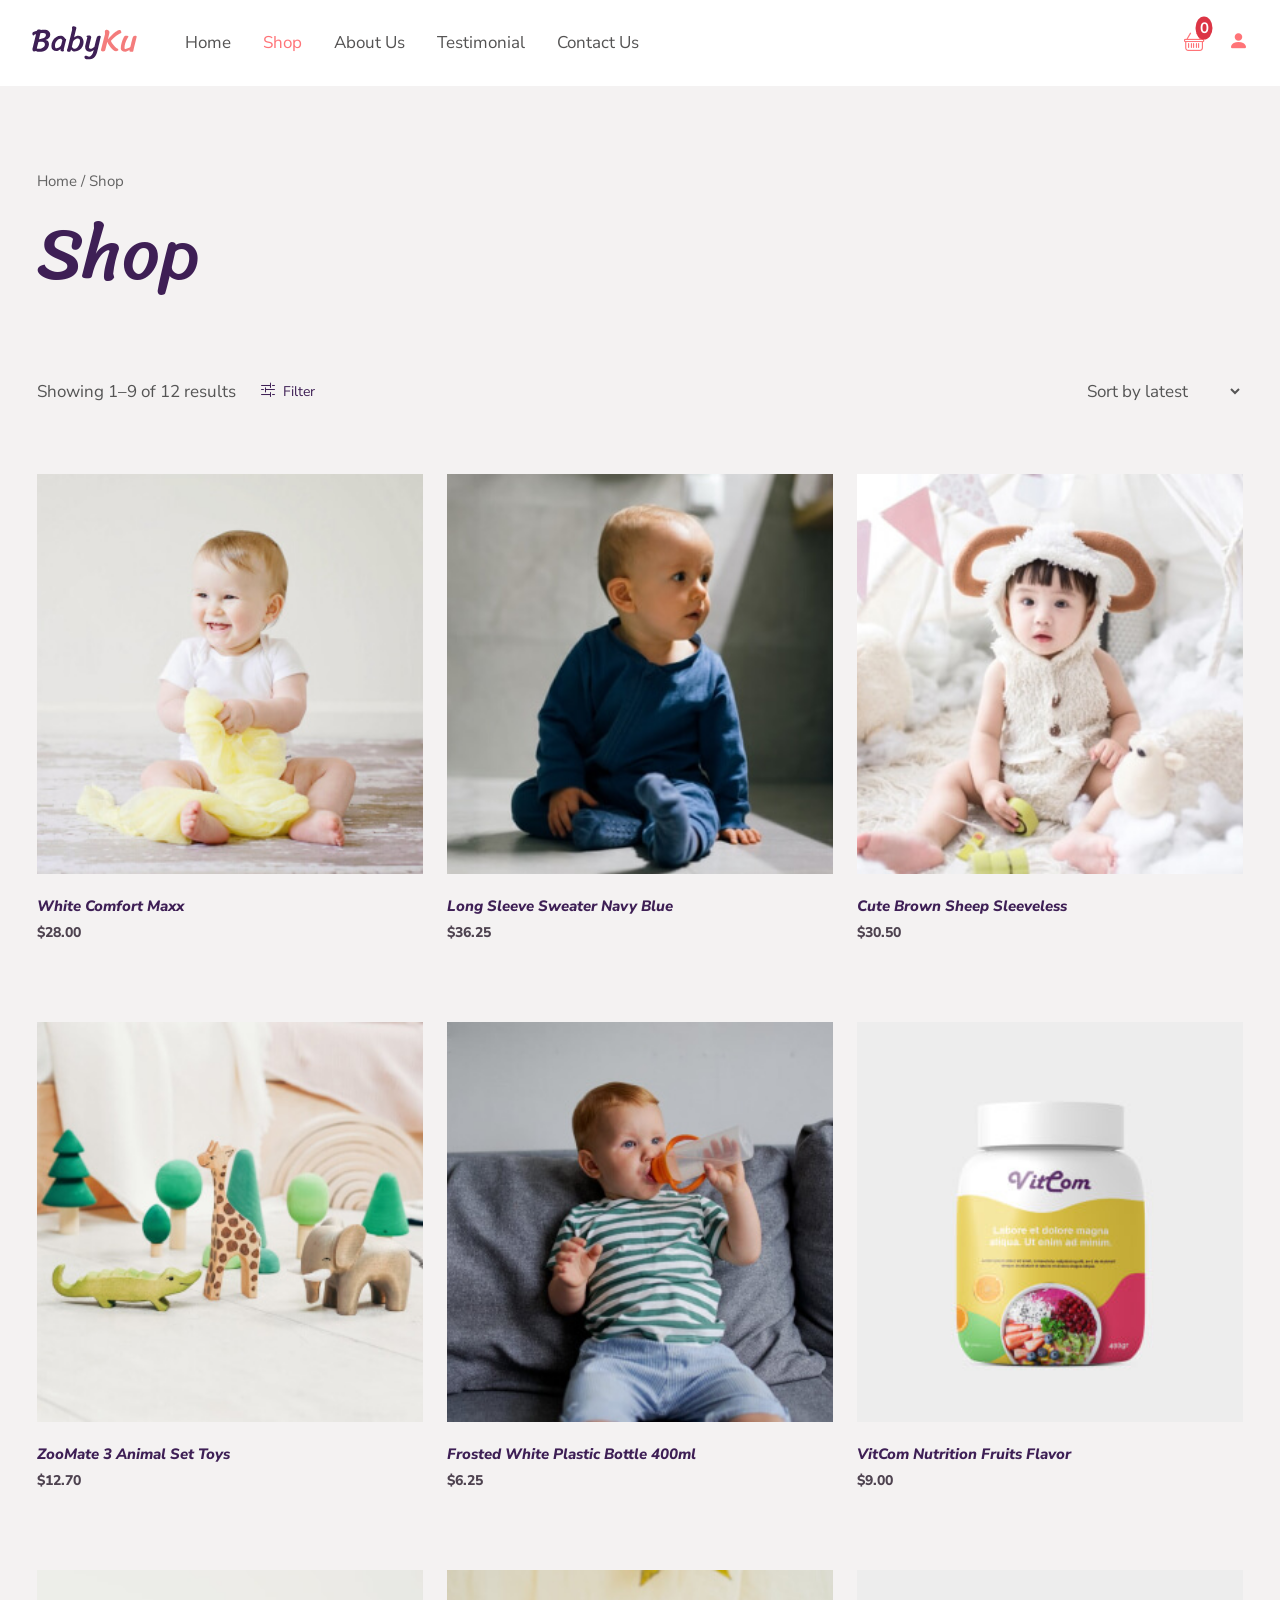
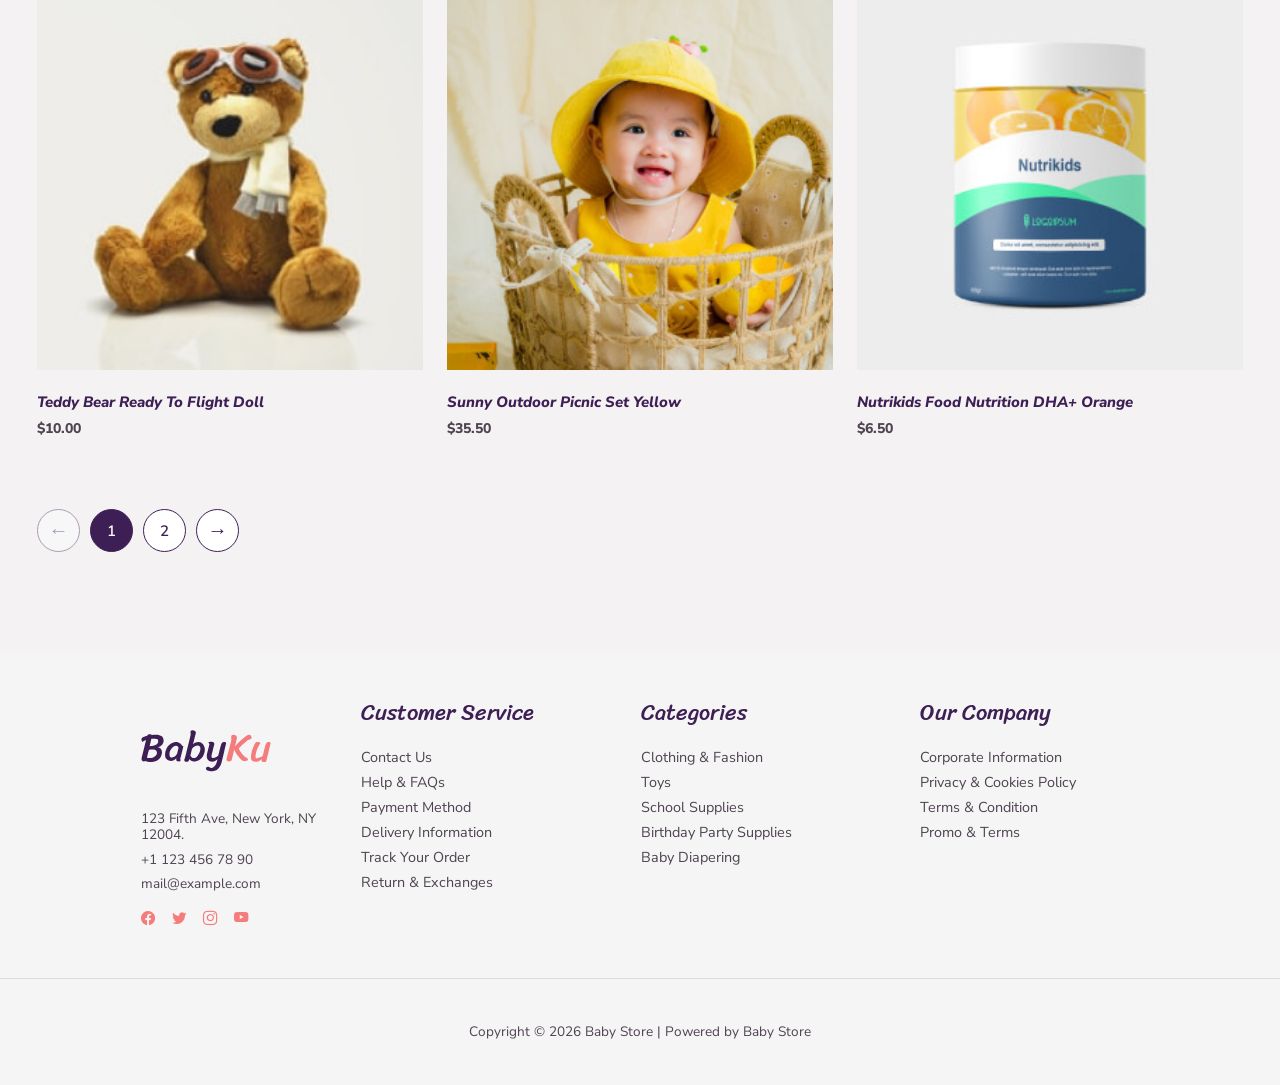
<file: Shop.html>
<!doctype html>
<html lang="en">

<head>

    <meta charset="UTF-8">
    <meta name="viewport" content="width=device-width, initial-scale=1.0">

    <title>Shop - Baby Store</title>

    <link rel="icon" type="image/png" href="Images/Favicon.png">

    <link href="https://cdn.jsdelivr.net/npm/bootstrap@5.3.3/dist/css/bootstrap.min.css" rel="stylesheet">

    <link rel="stylesheet" href="https://cdn.jsdelivr.net/npm/bootstrap-icons@1.11.3/font/bootstrap-icons.min.css">

    <link href="https://fonts.googleapis.com/css2?family=Nunito+Sans:wght@400;600;700;800&family=Sriracha&display=swap"
        rel="stylesheet">

    <link rel="stylesheet" href="CSS/Style.css">

</head>


<body>


    <!-- ==================== HEADER ==================== -->

    <header>

        <nav class="navbar navbar-expand-lg position-absolute top-0 start-0 w-100 z-3">

            <div class="container-fluid">

                <!-- LOGO -->

                <a href="index.html" class="navbar-brand">

                    <img src="Images/baby-store-logo.svg" alt="BabyKu Logo" width="105">

                </a>


                <!-- MOBILE CART -->

                <div class="mobile-cart d-lg-none position-relative pink fs-5 ms-auto me-3" data-bs-toggle="offcanvas"
                    data-bs-target="#cartPanel" role="button">
                    <i class="bi bi-basket"></i>

                    <span class="position-absolute top-0 start-100 translate-middle badge rounded-circle bg-danger p-1">
                        0
                    </span>

                </div>


                <!-- MOBILE MENU -->

                <button class="navbar-toggler" type="button" data-bs-toggle="collapse" data-bs-target="#navbarContent"
                    aria-controls="navbarContent" aria-expanded="false" aria-label="Toggle navigation">

                    <span class="navbar-toggler-icon"></span>

                </button>


                <!-- NAVBAR -->

                <div class="collapse navbar-collapse" id="navbarContent">

                    <ul class="navbar-nav ms-4 gap-lg-3">

                        <li class="nav-item">
                            <a href="index.html" class="nav-link">
                                Home
                            </a>
                        </li>

                        <li class="nav-item">
                            <a href="Shop.html" class="nav-link active">
                                Shop
                            </a>
                        </li>

                        <li class="nav-item">
                            <a href="AboutUs.html" class="nav-link">
                                About Us
                            </a>
                        </li>

                        <li class="nav-item">
                            <a href="Testimonial.html" class="nav-link">
                                Testimonial
                            </a>
                        </li>

                        <li class="nav-item">
                            <a href="Contact.html" class="nav-link">
                                Contact Us
                            </a>
                        </li>
                        <li class="nav-item d-lg-none">
                            <a href="#" class="nav-link" id="mobileProfile">
                                <i class="bi bi-person-fill me-2"></i>
                                Profile
                            </a>
                        </li>

                    </ul>


                    <!-- RIGHT NAVBAR -->

                    <div class="ms-auto d-flex align-items-center gap-4">

                        <!-- CART -->

                        <div class="position-relative pink fs-5 d-none d-lg-block" data-bs-toggle="offcanvas"
                            data-bs-target="#cartPanel" role="button">
                            <i class="bi bi-basket"></i>

                            <span
                                class="position-absolute top-0 start-100 translate-middle badge rounded-circle bg-danger p-1">
                                0
                            </span>

                        </div>


                        <!-- PROFILE -->

                        <i class="bi bi-person-fill pink fs-5" id="profileIcon" role="button" aria-label="Profile"></i>

                    </div>

                </div>

            </div>

        </nav>

    </header>



    <!-- ==================== MAIN ==================== -->

    <main>


        <!-- ==================== SHOP HEADER ==================== -->

        <section class="shop-section">

            <div class="container">

                <p class="shop-breadcrumb">
                    Home / Shop
                </p>

                <h1 class="shop-title">
                    Shop
                </h1>


                <!-- SHOP CONTROLS -->

                <div class="shop-controls d-flex justify-content-between align-items-center">

                    <!-- LEFT -->

                    <div class="d-flex align-items-center gap-4">

                        <span class="result-count" id="resultCount">
                            Showing 1–9 of 12 results
                        </span>

                        <button type="button" class="filter-button" data-bs-toggle="offcanvas"
                            data-bs-target="#filterPanel" aria-controls="filterPanel">

                            <i class="bi bi-sliders2"></i>

                            Filter

                        </button>

                    </div>


                    <!-- RIGHT -->

                    <!-- RIGHT -->

                    <div class="sort-area">

                        <select id="sortProducts" class="sort-select">

                            <option value="popularity">
                                Sort by popularity
                            </option>

                            <option value="rating">
                                Sort by average rating
                            </option>

                            <option value="latest" selected>
                                Sort by latest
                            </option>

                            <option value="price-low">
                                Sort by price: low to high
                            </option>

                            <option value="price-high">
                                Sort by price: high to low
                            </option>

                        </select>

                    </div>

                </div>

            </div>

        </section>



        <!-- ==================== FILTER ==================== -->

        <div class="offcanvas offcanvas-start filter-panel" tabindex="-1" id="filterPanel"
            aria-labelledby="filterPanelLabel">

            <!-- CLOSE -->

            <div class="offcanvas-header">

                <button type="button" class="btn-close" data-bs-dismiss="offcanvas" aria-label="Close"></button>

            </div>


            <!-- BODY -->

            <div class="offcanvas-body">


                <!-- SEARCH -->

                <div class="filter-search">

                    <input type="text" id="filterSearch" class="form-control" placeholder="Search products...">

                    <button type="button">

                        <i class="bi bi-chevron-right"></i>

                    </button>

                </div>


                <!-- PRICE -->

                <h2 id="filterPanelLabel" class="filter-title">
                    Filter by price
                </h2>


                <!-- PRICE SLIDER -->

                <div class="price-slider">

                    <div class="price-track"></div>

                    <input type="range" id="minPrice" min="4" max="41" value="4">

                    <input type="range" id="maxPrice" min="4" max="41" value="41">

                </div>


                <!-- PRICE VALUES -->

                <div class="price-values">

                    <div>

                        <input type="text" id="minPriceValue" value="$4" readonly>

                        <span>
                            Min. Price
                        </span>

                    </div>


                    <div>

                        <input type="text" id="maxPriceValue" value="$41" readonly>

                        <span>
                            Max. Price
                        </span>

                    </div>

                </div>


                <!-- CATEGORIES -->

                <div class="filter-categories">

                    <a href="#" data-category="Clothes">
                        Clothes
                        <span>(6)</span>
                    </a>

                    <a href="#" data-category="Nursery">
                        Nursery
                        <span>(1)</span>
                    </a>

                    <a href="#" data-category="Nutrition">
                        Nutrition
                        <span>(2)</span>
                    </a>

                    <a href="#" data-category="Toys">
                        Toys
                        <span>(3)</span>
                    </a>

                </div>

            </div>

        </div>



        <!-- ==================== PRODUCTS ==================== -->

        <section class="shop-products-section">

            <div class="container">

                <div class="row row-cols-1 row-cols-sm-2 row-cols-lg-3 g-4" id="productGrid"></div>

                <!-- PAGINATION -->

                <div class="shop-pagination" id="shopPagination"></div>

            </div>

        </section>


    </main>
    <!-- ==================== SHOPPING CART ==================== -->

    <div class="offcanvas offcanvas-end cart-panel" tabindex="-1" id="cartPanel" aria-labelledby="cartPanelLabel">

        <!-- CART HEADER -->

        <div class="offcanvas-header cart-header">

            <h5 class="offcanvas-title" id="cartPanelLabel">
                Shopping Cart
            </h5>

            <button type="button" class="btn-close" data-bs-dismiss="offcanvas" aria-label="Close"></button>

        </div>


        <!-- CART BODY -->

        <div class="offcanvas-body cart-body" id="cartItems">

            <!-- Cart products will come here -->

        </div>


        <!-- CART FOOTER -->

        <div class="cart-footer">

            <div class="cart-subtotal">

                <span>
                    Subtotal:
                </span>

                <span id="cartSubtotal">
                    $0.00
                </span>

            </div>


            <button type="button" class="cart-button">
                VIEW CART
            </button>


            <button type="button" class="cart-button">
                CHECKOUT
            </button>

        </div>

    </div>


    <!-- ==================== FOOTER ==================== -->

    <footer class="footer-section">

        <div class="container">

            <div class="row footer-main">


                <!-- COLUMN 1 -->

                <div class="col-lg-3 col-md-6 mb-4 mb-lg-0">

                    <a href="index.html" class="footer-logo d-inline-block mb-4">

                        <img src="Images/baby-store-logo.svg" alt="BabyKu Logo">

                    </a>

                    <p>
                        123 Fifth Ave, New York, NY 12004.
                    </p>

                    <p>
                        +1 123 456 78 90
                    </p>

                    <p>
                        mail@example.com
                    </p>


                    <div class="footer-socials mt-3">

                        <a href="#">
                            <i class="bi bi-facebook"></i>
                        </a>

                        <a href="#">
                            <i class="bi bi-twitter"></i>
                        </a>

                        <a href="#">
                            <i class="bi bi-instagram"></i>
                        </a>

                        <a href="#">
                            <i class="bi bi-youtube"></i>
                        </a>

                    </div>

                </div>



                <!-- COLUMN 2 -->

                <div class="col-lg-3 col-md-6 mb-4 mb-lg-0">

                    <h5>
                        Customer Service
                    </h5>

                    <ul class="list-unstyled">

                        <li>
                            <a href="#">Contact Us</a>
                        </li>

                        <li>
                            <a href="#">Help & FAQs</a>
                        </li>

                        <li>
                            <a href="#">Payment Method</a>
                        </li>

                        <li>
                            <a href="#">Delivery Information</a>
                        </li>

                        <li>
                            <a href="#">Track Your Order</a>
                        </li>

                        <li>
                            <a href="#">Return & Exchanges</a>
                        </li>

                    </ul>

                </div>



                <!-- COLUMN 3 -->

                <div class="col-lg-3 col-md-6 mb-4 mb-lg-0">

                    <h5>
                        Categories
                    </h5>

                    <ul class="list-unstyled">

                        <li>
                            <a href="#">Clothing & Fashion</a>
                        </li>

                        <li>
                            <a href="#">Toys</a>
                        </li>

                        <li>
                            <a href="#">School Supplies</a>
                        </li>

                        <li>
                            <a href="#">Birthday Party Supplies</a>
                        </li>

                        <li>
                            <a href="#">Baby Diapering</a>
                        </li>

                    </ul>

                </div>



                <!-- COLUMN 4 -->

                <div class="col-lg-3 col-md-6">

                    <h5>
                        Our Company
                    </h5>

                    <ul class="list-unstyled">

                        <li>
                            <a href="#">Corporate Information</a>
                        </li>

                        <li>
                            <a href="#">Privacy & Cookies Policy</a>
                        </li>

                        <li>
                            <a href="#">Terms & Condition</a>
                        </li>

                        <li>
                            <a href="#">Promo & Terms</a>
                        </li>

                    </ul>

                </div>

            </div>

        </div>


        <div class="footer-bottom">

            <p class="mb-0">
                Copyright © 2026 Baby Store | Powered by Baby Store
            </p>

        </div>

    </footer>
<!-- LOGIN POPUP -->
<div class="login-modal" id="loginModal">

    <div class="login-overlay">

        <div class="login-box">

            <button type="button" class="login-close" id="loginClose">
                &times;
            </button>

            <div id="loginFormContainer">

                <label for="loginEmail">
                    Username or Email Address
                </label>

                <input
                    type="email"
                    id="loginEmail"
                    class="login-input"
                >

                <label for="loginPassword">
                    Password
                </label>

                <input
                    type="password"
                    id="loginPassword"
                    class="login-input"
                >

                <div class="login-remember">

                    <input
                        type="checkbox"
                        id="rememberMe"
                        checked
                    >

                    <label for="rememberMe">
                        Remember Me
                    </label>

                </div>

                <button type="button" id="loginButton" class="login-button">
                    LOG IN
                </button>

                <p id="loginMessage" class="login-message"></p>

            </div>


            <!-- LOGGED IN -->
            <div id="logoutContainer" class="d-none">

                <p class="logged-in-text">
                    You are logged in.
                </p>

                <button type="button" id="logoutButton" class="login-button">
                    LOG OUT
                </button>

            </div>

        </div>

    </div>

</div>


    <!-- BOOTSTRAP -->

    <script src="https://cdn.jsdelivr.net/npm/bootstrap@5.3.3/dist/js/bootstrap.bundle.min.js"></script>


    <!-- CUSTOM JS -->

    <script src="JS/Script.js"></script>


</body>

</html>
</file>
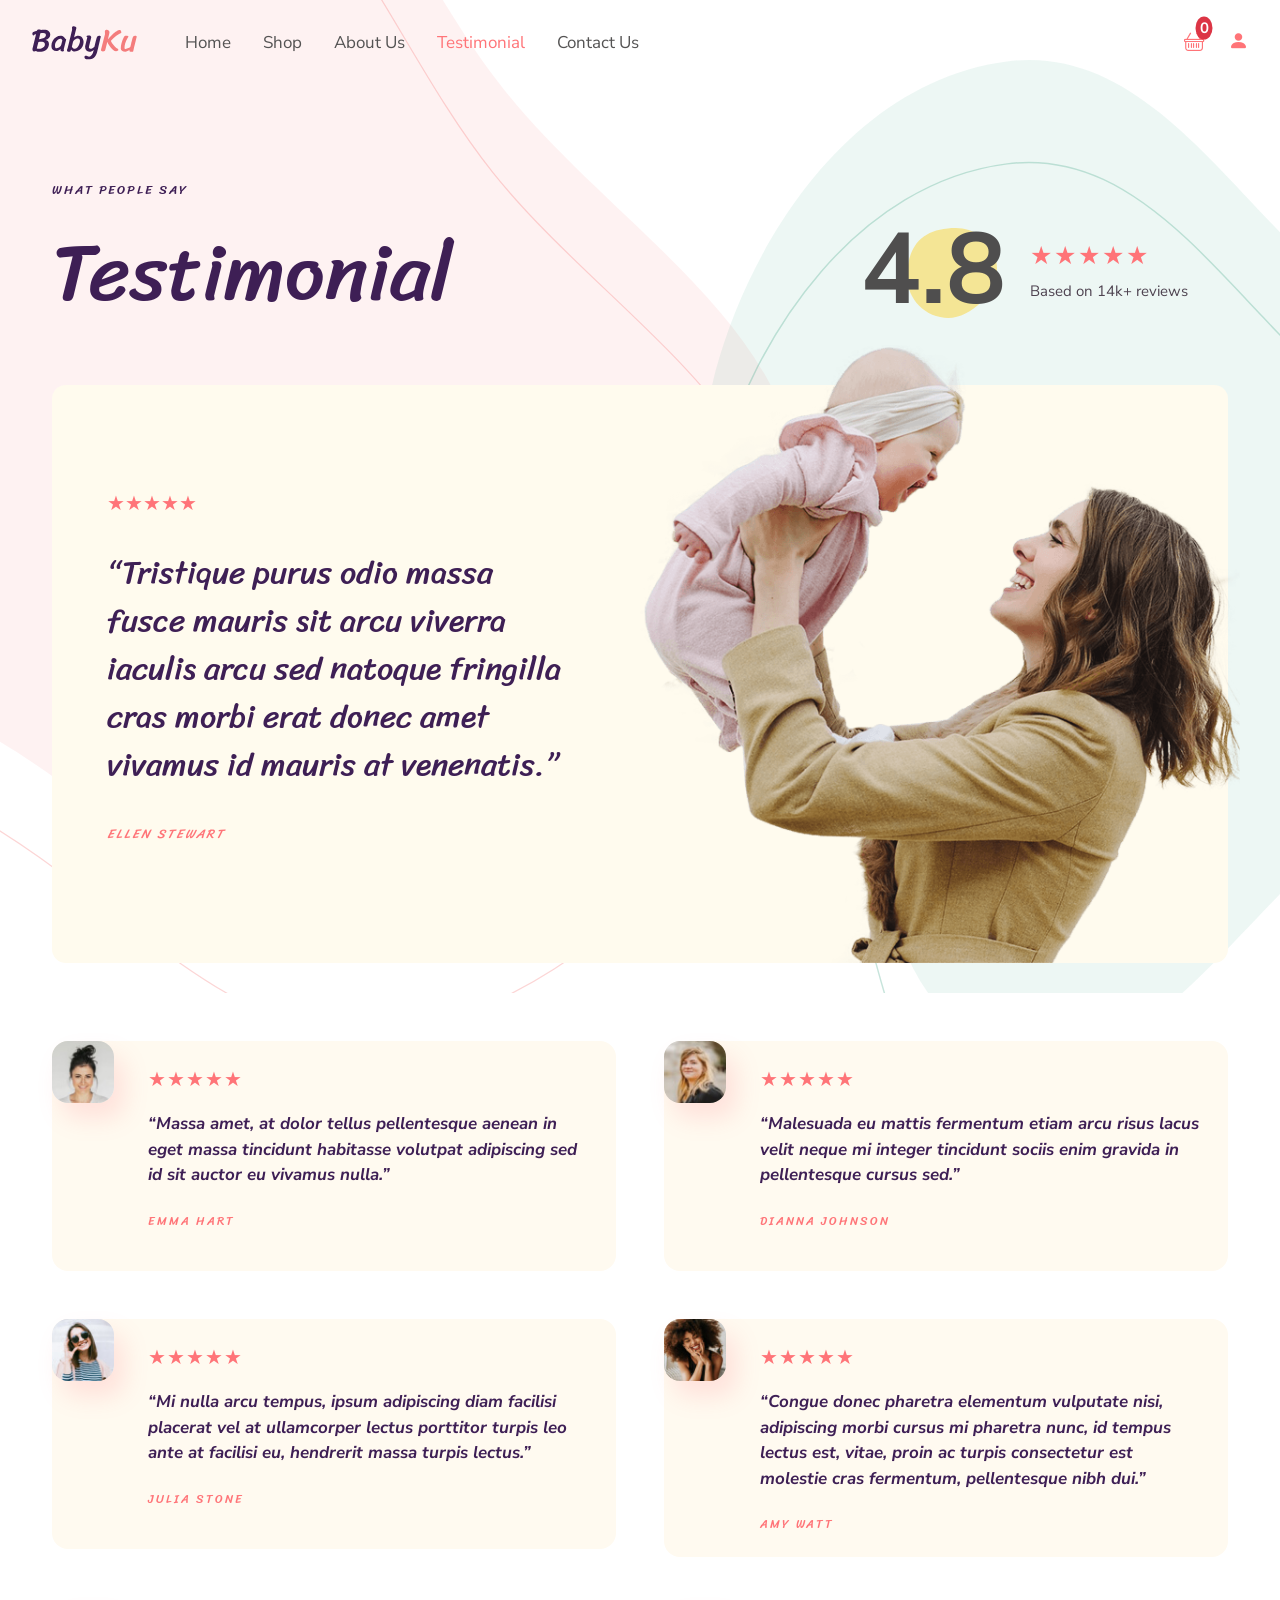
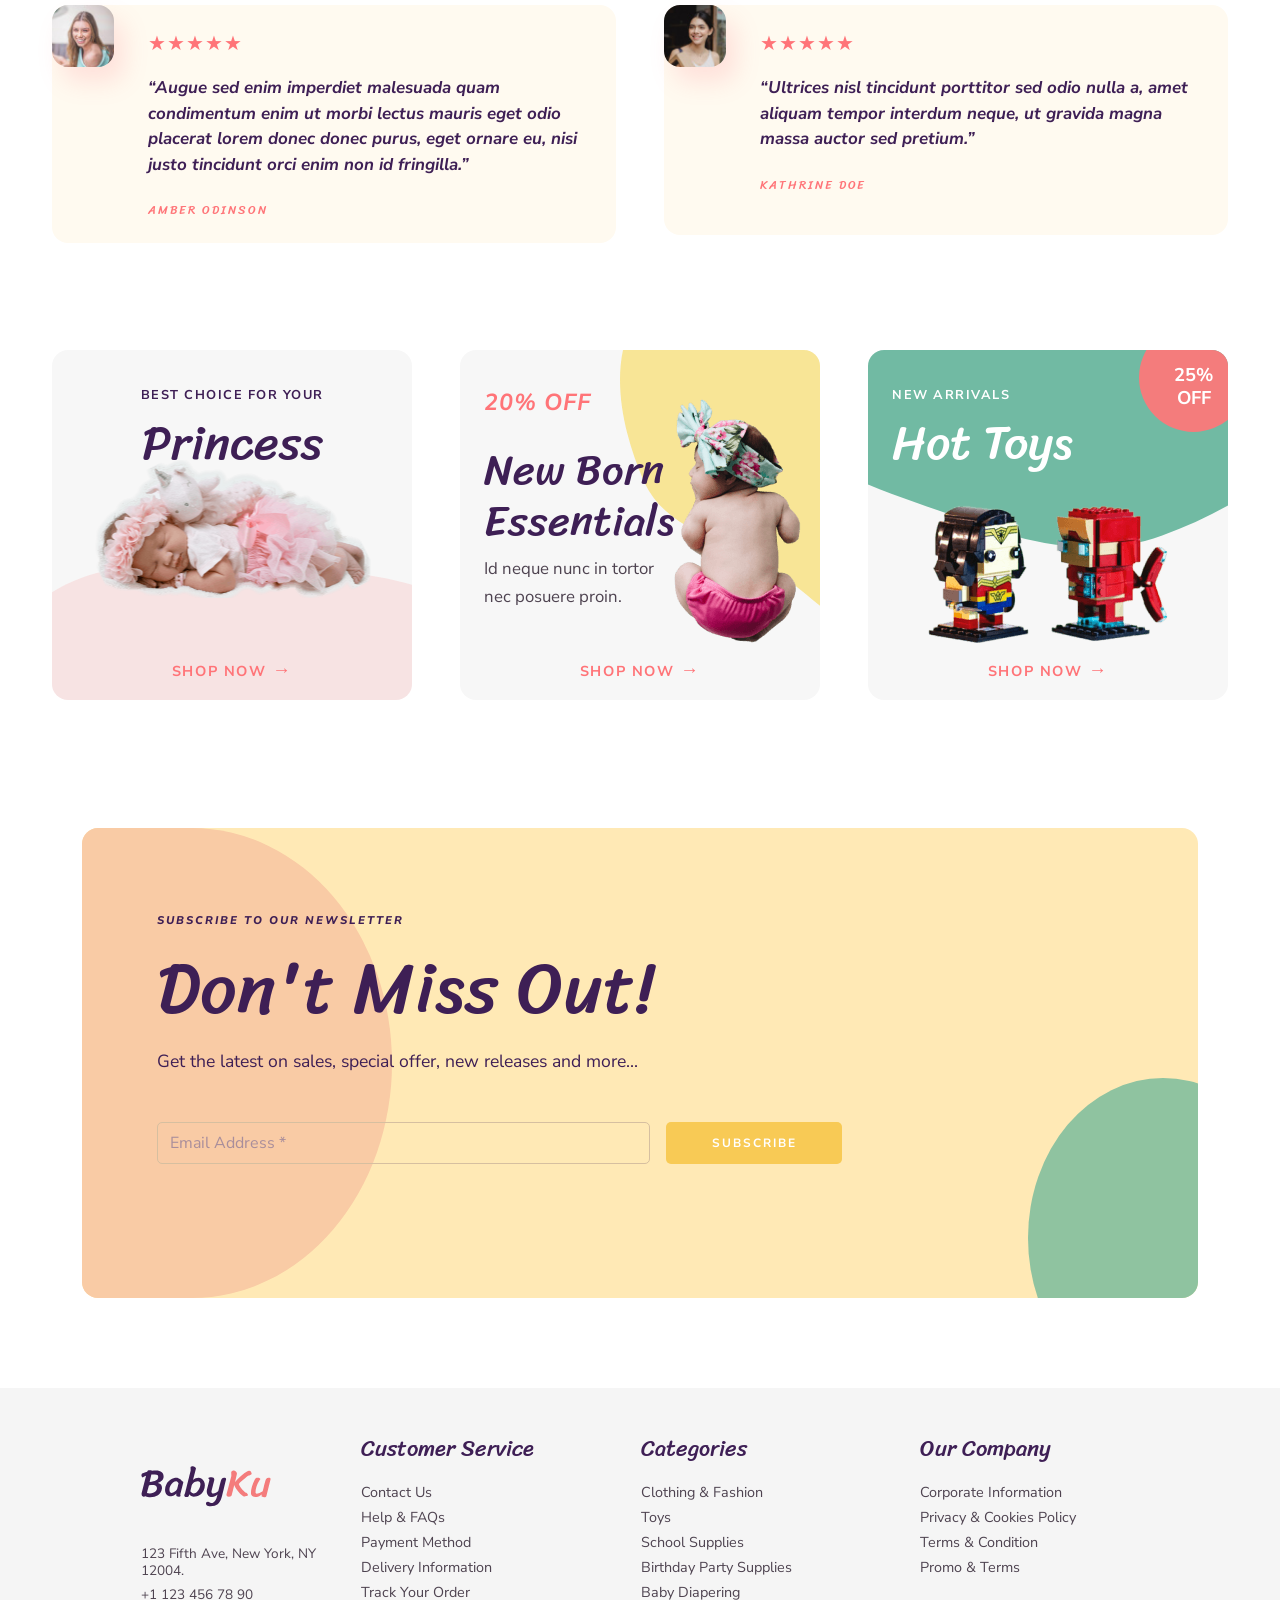
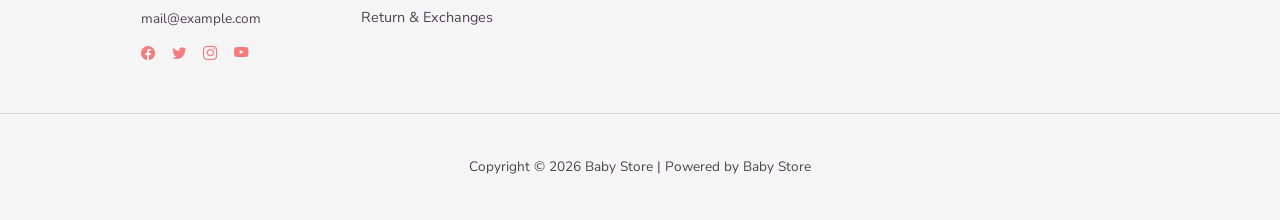
<file: Testimonial.html>
<!doctype html>
<html lang="en">

<head>
  <meta charset="UTF-8" />
  <meta name="viewport" content="width=device-width, initial-scale=1.0" />

  <title>Home - Baby Store</title>

  <link rel="icon" type="image/png" href="Images/Favicon.png" />

  <link href="https://cdn.jsdelivr.net/npm/bootstrap@5.3.3/dist/css/bootstrap.min.css" rel="stylesheet" />

  <link rel="stylesheet"
    href="https://cdn.jsdelivr.net/npm/bootstrap-icons@1.11.3/font/bootstrap-icons.min.css" />

  <link
    href="https://fonts.googleapis.com/css2?family=Nunito+Sans:wght@400;600;700;800&family=Sriracha&display=swap"
    rel="stylesheet" />

  <link rel="stylesheet" href="CSS/Style.css" />
</head>

<body>

  <header>

    <nav class="navbar navbar-expand-lg position-absolute top-0 start-0 w-100 z-3">

      <div class="container-fluid">

        <a href="index.html" class="navbar-brand">
          <img src="Images/baby-store-logo.svg" alt="BabyKu Logo" width="105" />
        </a>

        <!-- MOBILE CART -->
        <div class="mobile-cart d-lg-none position-relative pink fs-5 ms-auto me-3"
          data-bs-toggle="offcanvas"
          data-bs-target="#cartPanel"
          role="button">

          <i class="bi bi-basket" aria-hidden="true"></i>

          <span class="position-absolute top-0 start-100 translate-middle badge rounded-circle bg-danger p-1">
            0
          </span>

          <span class="visually-hidden">Cart items: 0</span>

        </div>

        <button class="navbar-toggler" type="button"
          data-bs-toggle="collapse"
          data-bs-target="#navbarContent"
          aria-controls="navbarContent"
          aria-expanded="false"
          aria-label="Toggle navigation">

          <span class="navbar-toggler-icon"></span>

        </button>

        <div class="collapse navbar-collapse" id="navbarContent">

          <ul class="navbar-nav ms-4 gap-lg-3">

            <li class="nav-item">
              <a href="index.html" class="nav-link">
                Home
              </a>
            </li>

            <li class="nav-item">
              <a href="Shop.html" class="nav-link">
                Shop
              </a>
            </li>

            <li class="nav-item">
              <a href="AboutUs.html" class="nav-link">
                About Us
              </a>
            </li>

            <li class="nav-item">
              <a href="Testimonial.html" class="nav-link active">
                Testimonial
              </a>
            </li>

            <li class="nav-item">
              <a href="Contact.html" class="nav-link">
                Contact Us
              </a>
            </li>
            <li class="nav-item d-lg-none">
                            <a href="#" class="nav-link" id="mobileProfile">
                                <i class="bi bi-person-fill me-2"></i>
                                Profile
                            </a>
                        </li>

          </ul>

          <div class="ms-auto d-flex align-items-center gap-4">

            <!-- DESKTOP CART -->
            <div class="position-relative pink fs-5 d-none d-lg-block"
              data-bs-toggle="offcanvas"
              data-bs-target="#cartPanel"
              role="button">

              <i class="bi bi-basket"></i>

              <span class="position-absolute top-0 start-100 translate-middle badge rounded-circle bg-danger p-1">
                0
              </span>

            </div>

                        <i class="bi bi-person-fill pink fs-5" id="profileIcon" role="button" aria-label="Profile"></i>

          </div>

        </div>

      </div>

    </nav>

  </header>


  <main>

    <section class="testimonial-main-section position-relative overflow-hidden">

      <img src="Images/baby-store-blob-pink.svg"
        class="testimonial-pink-shape position-absolute"
        alt=""
        aria-hidden="true" />

      <img src="Images/baby-store-blob-shape-green.svg"
        class="testimonial-mint-shape position-absolute"
        alt=""
        aria-hidden="true" />

      <div class="container position-relative z-1">

        <div class="row align-items-end testimonial-heading">

          <div class="col-lg-6">

            <p class="testimonial-eyebrow">
              WHAT PEOPLE SAY
            </p>

            <h1 class="testimonial-main-title">
              Testimonial
            </h1>

          </div>

          <div class="col-lg-6">

            <div class="testimonial-rating d-flex align-items-center position-relative">

              <img src="Images/baby-store-hero-bg-blob-yellow.svg"
                class="testimonial-yellow-blob position-absolute"
                alt=""
                aria-hidden="true" />

              <span class="testimonial-rating-blob"></span>

              <h2 class="testimonial-rating-number">
                4.8
              </h2>

              <div class="ms-4 position-relative">

                <div class="testimonial-stars">
                  ★★★★★
                </div>

                <p class="testimonial-rating-text">
                  Based on 14k+ reviews
                </p>

              </div>

            </div>

          </div>

        </div>


        <div class="testimonial-main-card position-relative">

          <div class="row h-100 align-items-center">

            <div class="col-lg-6">

              <div class="testimonial-card-content">

                <div class="testimonial-card-stars">
                  ★★★★★
                </div>

                <p class="testimonial-quote">
                  “Tristique purus odio massa fusce mauris sit arcu viverra
                  iaculis arcu sed natoque fringilla cras morbi erat donec
                  amet vivamus id mauris at venenatis.”
                </p>

                <p class="testimonial-name">
                  ELLEN STEWART
                </p>

              </div>

            </div>

            <div class="col-lg-6 h-100">

              <img src="Images/baby-store-featured-reviewer-img (1).png"
                class="testimonial-main-image"
                alt="Mother with baby" />

            </div>

          </div>

        </div>

      </div>

    </section>


    <section class="testimonials-list-section py-5">

      <div class="container">

        <div class="row row-cols-1 row-cols-lg-2 g-5">

          <div class="col">

            <div class="testimonial-list-card position-relative rounded-4 p-4 ps-5">

              <img src="Images/baby-store-reviewer-1.jpg"
                class="testimonial-user-img position-absolute rounded-4"
                alt="Emma Hart" />

              <div class="ms-5">

                <div class="testimonial-list-stars mb-3">
                  ★★★★★
                </div>

                <p class="testimonial-list-text mb-4">
                  “Massa amet, at dolor tellus pellentesque aenean in eget
                  massa tincidunt habitasse volutpat adipiscing sed id sit
                  auctor eu vivamus nulla.”
                </p>

                <p class="testimonial-list-name mb-0">
                  EMMA HART
                </p>

              </div>

            </div>

          </div>


          <div class="col">

            <div class="testimonial-list-card position-relative rounded-4 p-4 ps-5">

              <img src="Images/baby-store-reviewer-2.jpg"
                class="testimonial-user-img position-absolute rounded-4"
                alt="Dianna Johnson" />

              <div class="ms-5">

                <div class="testimonial-list-stars mb-3">
                  ★★★★★
                </div>

                <p class="testimonial-list-text mb-4">
                  “Malesuada eu mattis fermentum etiam arcu risus lacus velit
                  neque mi integer tincidunt sociis enim gravida in
                  pellentesque cursus sed.”
                </p>

                <p class="testimonial-list-name mb-0">
                  DIANNA JOHNSON
                </p>

              </div>

            </div>

          </div>


          <div class="col">

            <div class="testimonial-list-card position-relative rounded-4 p-4 ps-5">

              <img src="Images/baby-store-reviewer-3.jpg"
                class="testimonial-user-img position-absolute rounded-4"
                alt="Julia Stone" />

              <div class="ms-5">

                <div class="testimonial-list-stars mb-3">
                  ★★★★★
                </div>

                <p class="testimonial-list-text mb-4">
                  “Mi nulla arcu tempus, ipsum adipiscing diam facilisi
                  placerat vel at ullamcorper lectus porttitor turpis leo ante
                  at facilisi eu, hendrerit massa turpis lectus.”
                </p>

                <p class="testimonial-list-name mb-0">
                  JULIA STONE
                </p>

              </div>

            </div>

          </div>


          <div class="col">

            <div class="testimonial-list-card position-relative rounded-4 p-4 ps-5">

              <img src="Images/baby-store-reviewer-4.jpg"
                class="testimonial-user-img position-absolute rounded-4"
                alt="Amy Watt" />

              <div class="ms-5">

                <div class="testimonial-list-stars mb-3">
                  ★★★★★
                </div>

                <p class="testimonial-list-text mb-4">
                  “Congue donec pharetra elementum vulputate nisi, adipiscing
                  morbi cursus mi pharetra nunc, id tempus lectus est, vitae,
                  proin ac turpis consectetur est molestie cras fermentum,
                  pellentesque nibh dui.”
                </p>

                <p class="testimonial-list-name mb-0">
                  AMY WATT
                </p>

              </div>

            </div>

          </div>


          <div class="col">

            <div class="testimonial-list-card position-relative rounded-4 p-4 ps-5">

              <img src="Images/baby-store-reviewer-5.jpg"
                class="testimonial-user-img position-absolute rounded-4"
                alt="Amber Odinson" />

              <div class="ms-5">

                <div class="testimonial-list-stars mb-3">
                  ★★★★★
                </div>

                <p class="testimonial-list-text mb-4">
                  “Augue sed enim imperdiet malesuada quam condimentum enim ut
                  morbi lectus mauris eget odio placerat lorem donec donec
                  purus, eget ornare eu, nisi justo tincidunt orci enim non id
                  fringilla.”
                </p>

                <p class="testimonial-list-name mb-0">
                  AMBER ODINSON
                </p>

              </div>

            </div>

          </div>


          <div class="col">

            <div class="testimonial-list-card position-relative rounded-4 p-4 ps-5">

              <img src="Images/baby-store-reviewer-6.jpg"
                class="testimonial-user-img position-absolute rounded-4"
                alt="Kathrine Doe" />

              <div class="ms-5">

                <div class="testimonial-list-stars mb-3">
                  ★★★★★
                </div>

                <p class="testimonial-list-text mb-4">
                  “Ultrices nisl tincidunt porttitor sed odio nulla a, amet
                  aliquam tempor interdum neque, ut gravida magna massa auctor
                  sed pretium.”
                </p>

                <p class="testimonial-list-name mb-0">
                  KATHRINE DOE
                </p>

              </div>

            </div>

          </div>

        </div>

      </div>

    </section>


    <section class="promo-section py-5">

      <div class="container promo-container">

        <div class="row gx-5 gy-4 justify-content-center">

          <div class="col-md-6 col-xl-4">

            <article class="promo-card promo-princess position-relative overflow-hidden rounded-4">

              <img src="Images/baby-store-promo-banner-blob-bg-1.svg"
                class="promo-blob position-absolute bottom-0 start-0 w-100"
                alt=""
                aria-hidden="true" />

              <div class="promo-copy position-relative z-1 text-center pt-4">

                <p class="promo-eyebrow text-uppercase fw-bold mb-2">
                  Best choice for your
                </p>

                <h2 class="promo-title mb-0">
                  Princess
                </h2>

              </div>

              <img src="Images/baby-store-promo-banner-img-1.png"
                class="promo-princess-image position-absolute z-1"
                alt="Sleeping baby girl in a pink outfit" />

              <a href="Shop.html"
                class="promo-link position-absolute z-2 text-uppercase fw-bold text-decoration-none">

                Shop Now <span aria-hidden="true">&#8594;</span>

              </a>

            </article>

          </div>


          <div class="col-md-6 col-xl-4">

            <article class="promo-card promo-newborn position-relative overflow-hidden rounded-4">

              <img src="Images/baby-store-promo-banner-blob-bg-2.svg"
                class="promo-newborn-blob position-absolute top-0 end-0"
                alt=""
                aria-hidden="true" />

              <div class="promo-copy position-relative z-1 pt-4 ps-4">

                <p class="promo-discount fw-bold fst-italic mb-4">
                  20% OFF
                </p>

                <h2 class="promo-title mb-2">
                  New Born<br />Essentials
                </h2>

                <p class="promo-text mb-0">
                  Id neque nunc in tortor<br />nec posuere proin.
                </p>

              </div>

              <img src="Images/baby-store-promo-banner-img.png"
                class="promo-newborn-image position-absolute z-1"
                alt="Baby wearing a floral head wrap" />

              <a href="Shop.html"
                class="promo-link position-absolute z-2 text-uppercase fw-bold text-decoration-none">

                Shop Now <span aria-hidden="true">&#8594;</span>

              </a>

            </article>

          </div>


          <div class="col-md-6 col-xl-4">

            <article class="promo-card promo-toys position-relative overflow-hidden rounded-4">

              <img src="Images/baby-store-promo-banner-blob-bg-3.svg"
                class="promo-blob position-absolute top-0 start-0 w-100"
                alt=""
                aria-hidden="true" />

              <div class="promo-copy position-relative z-1 pt-4 ps-4">

                <p class="promo-eyebrow promo-eyebrow-light text-uppercase fw-bold mb-2">
                  New arrivals
                </p>

                <h2 class="promo-title promo-title-light mb-0">
                  Hot Toys
                </h2>

              </div>

              <span
                class="promo-discount-badge position-absolute z-2 rounded-circle text-center fw-bold">
                25%<br />OFF
              </span>

              <img src="Images/baby-store-promo-banner-img-3.png"
                class="promo-toys-image position-absolute z-1"
                alt="Two colourful toy robots" />

              <a href="Shop.html"
                class="promo-link position-absolute z-2 text-uppercase fw-bold text-decoration-none">

                Shop Now <span aria-hidden="true">&#8594;</span>

              </a>

            </article>

          </div>

        </div>

      </div>

    </section>


    <section class="newsletter-section py-5">

      <div class="container">

        <div class="newsletter-box position-relative overflow-hidden rounded-4">

          <div class="newsletter-peach-shape position-absolute"></div>

          <div class="newsletter-green-shape position-absolute"></div>

          <div class="newsletter-content position-relative">

            <p class="newsletter-eyebrow mb-3">
              SUBSCRIBE TO OUR NEWSLETTER
            </p>

            <h2 class="newsletter-title mb-3">
              Don't Miss Out!
            </h2>

            <p class="newsletter-text mb-5">
              Get the latest on sales, special offer, new releases and more...
            </p>

            <form id="newsletterForm"
              class="newsletter-form d-flex flex-wrap gap-3">

              <input type="email"
                id="newsletterEmail"
                class="form-control newsletter-input"
                placeholder="Email Address *"
                required />

              <button type="submit"
                class="btn newsletter-button">

                SUBSCRIBE

              </button>

            </form>

            <div id="newsletterSuccess"
              class="newsletter-success text-center d-none">

              <div class="success-icon">
                <i class="bi bi-check2-circle"></i>
              </div>

              <h3>
                Thank you
              </h3>

              <p>
                Your form has been submitted successfully. We'll review your
                details and get back to you soon.
              </p>

            </div>

          </div>

        </div>

      </div>

    </section>

  </main>


  <!-- SHOPPING CART -->

  <div class="offcanvas offcanvas-end cart-panel"
    tabindex="-1"
    id="cartPanel"
    aria-labelledby="cartPanelLabel">

    <div class="offcanvas-header cart-header">

      <h5 class="offcanvas-title"
        id="cartPanelLabel">
        Shopping Cart
      </h5>

      <button type="button"
        class="btn-close"
        data-bs-dismiss="offcanvas"
        aria-label="Close">
      </button>

    </div>


    <div class="offcanvas-body cart-body"
      id="cartItems">

      <!-- Cart products will come here -->

    </div>


    <div class="cart-footer">

      <div class="cart-subtotal">

        <span>
          Subtotal:
        </span>

        <span id="cartSubtotal">
          $0.00
        </span>

      </div>

      <button type="button"
        class="cart-button">
        VIEW CART
      </button>

      <button type="button"
        class="cart-button">
        CHECKOUT
      </button>

    </div>

  </div>


  <footer class="footer-section">

    <div class="container">

      <div class="row footer-main">

        <div class="col-lg-3 col-md-6 mb-4 mb-lg-0">

          <a href="index.html"
            class="footer-logo d-inline-block mb-4">

            <img src="Images/baby-store-logo.svg"
              alt="BabyKu Logo">

          </a>

          <p>
            123 Fifth Ave, New York, NY 12004.
          </p>

          <p>
            +1 123 456 78 90
          </p>

          <p>
            mail@example.com
          </p>

          <div class="footer-socials mt-3">

            <a href="#">
              <i class="bi bi-facebook"></i>
            </a>

            <a href="#">
              <i class="bi bi-twitter"></i>
            </a>

            <a href="#">
              <i class="bi bi-instagram"></i>
            </a>

            <a href="#">
              <i class="bi bi-youtube"></i>
            </a>

          </div>

        </div>


        <div class="col-lg-3 col-md-6 mb-4 mb-lg-0">

          <h5>
            Customer Service
          </h5>

          <ul class="list-unstyled">

            <li>
              <a href="#">
                Contact Us
              </a>
            </li>

            <li>
              <a href="#">
                Help & FAQs
              </a>
            </li>

            <li>
              <a href="#">
                Payment Method
              </a>
            </li>

            <li>
              <a href="#">
                Delivery Information
              </a>
            </li>

            <li>
              <a href="#">
                Track Your Order
              </a>
            </li>

            <li>
              <a href="#">
                Return & Exchanges
              </a>
            </li>

          </ul>

        </div>


        <div class="col-lg-3 col-md-6 mb-4 mb-lg-0">

          <h5>
            Categories
          </h5>

          <ul class="list-unstyled">

            <li>
              <a href="#">
                Clothing & Fashion
              </a>
            </li>

            <li>
              <a href="#">
                Toys
              </a>
            </li>

            <li>
              <a href="#">
                School Supplies
              </a>
            </li>

            <li>
              <a href="#">
                Birthday Party Supplies
              </a>
            </li>

            <li>
              <a href="#">
                Baby Diapering
              </a>
            </li>

          </ul>

        </div>


        <div class="col-lg-3 col-md-6">

          <h5>
            Our Company
          </h5>

          <ul class="list-unstyled">

            <li>
              <a href="#">
                Corporate Information
              </a>
            </li>

            <li>
              <a href="#">
                Privacy & Cookies Policy
              </a>
            </li>

            <li>
              <a href="#">
                Terms & Condition
              </a>
            </li>

            <li>
              <a href="#">
                Promo & Terms
              </a>
            </li>

          </ul>

        </div>

      </div>

    </div>


    <div class="footer-bottom">

      <p class="mb-0">
        Copyright © 2026 Baby Store | Powered by Baby Store
      </p>

    </div>

  </footer>
  <!-- LOGIN POPUP -->
<div class="login-modal" id="loginModal">

    <div class="login-overlay">

        <div class="login-box">

            <button type="button" class="login-close" id="loginClose">
                &times;
            </button>

            <div id="loginFormContainer">

                <label for="loginEmail">
                    Username or Email Address
                </label>

                <input
                    type="email"
                    id="loginEmail"
                    class="login-input"
                >

                <label for="loginPassword">
                    Password
                </label>

                <input
                    type="password"
                    id="loginPassword"
                    class="login-input"
                >

                <div class="login-remember">

                    <input
                        type="checkbox"
                        id="rememberMe"
                        checked
                    >

                    <label for="rememberMe">
                        Remember Me
                    </label>

                </div>

                <button type="button" id="loginButton" class="login-button">
                    LOG IN
                </button>

                <p id="loginMessage" class="login-message"></p>

            </div>


            <!-- LOGGED IN -->
            <div id="logoutContainer" class="d-none">

                <p class="logged-in-text">
                    You are logged in.
                </p>

                <button type="button" id="logoutButton" class="login-button">
                    LOG OUT
                </button>

            </div>

        </div>

    </div>

</div>


  <script src="https://cdn.jsdelivr.net/npm/bootstrap@5.3.3/dist/js/bootstrap.bundle.min.js"></script>

  <script src="JS/Script.js"></script>

</body>

</html>
</file>
<file: CSS/Style.css>
body {
    font-family: "Nunito Sans", sans-serif;
    color: #4e4350;
    overflow-x: hidden;
}
body:has(.shop-section) .navbar {
    background: #fff;
}
.navbar {
    padding: 21px 20px;
}
.nav-link.active {
    color: #ff7478 !important;
}
.pink {
    color: #ff7478 !important;
}
.nav-link {
    color: #545353 !important;
    font-size: 17px;
}
/* HERO */
.hero-section {
    min-height: 810px;
    isolation: isolate;
    background-color: #fff;
}
.hero-pink-blob {
    z-index: -2;
    top: -10px;
    right: 0;
    width: min(60vw, 1100px);
    height: auto;
}
.hero-mint-shape {
    z-index: -1;
    top: 0;
    left: 0;
    width: 382px;
    height: 452px;
    background: #eef8f5;
    clip-path: path("M 0 0 H 340 C 377 39 382 110 354 164 C 325 216 268 248 203 288 C 111 345 42 409 0 452 Z");
}
.hero-mint-line {
    z-index: -1;
    top: 0;
    left: 0;
    width: 370px;
    height: 530px;
    background: url("data:image/svg+xml,%3Csvg xmlns='http://www.w3.org/2000/svg' viewBox='0 0 370 530'%3E%3Cpath d='M203 0C301 56 365 124 367 189C372 246 319 286 246 328C130 396 55 462 0 530' fill='none' stroke='%2378ccbc' stroke-opacity='.42'/%3E%3C/svg%3E") no-repeat;
}
.hero-content {
    max-width: 610px;
    transform: translateY(-15px);
}
.hero-offer,
.hero-code {
    color: #ff7478;
    font-size: 20px;
}
.hero-offer {
    letter-spacing: 1.6px;
    font-size: .9rem;
}
.hero-title {
    color: #3e1f55;
    font-family: "Sriracha", cursive;
    font-size: 74px;
    font-weight: 400;
    line-height: 1.34;
}
.hero-description,
.hero-note {
    font-size: 1.05rem;
    line-height: 1.8;
}
.hero-button {
    --bs-btn-bg: #f47c7c;
    --bs-btn-border-color: #f47c7c;
    --bs-btn-hover-bg: #F2F2F2;
    --bs-btn-hover-border-color: #F2F2F2;
    --bs-btn-hover-color: #3E1F55;
    min-width: 142px;
    padding: .8rem 1.35rem;
    border-radius: .25rem;
    font-size: .9rem;
    letter-spacing: 1.7px;
}
.hero-code {
    border-bottom: 1px dashed #ff7478;
}
.hero-visual {
    width: min(100%, 650px);
    min-height: 600px;
    transform: translateY(-47px);
}
.hero-yellow-blob {
    width: 93%;
    top: 65px;
    left: 50%;
    transform: translateX(-50%);
}
.hero-baby {
    width: 100%;
    margin: 105px auto -70px;
}
/* PROMO */
.promo-container {
    max-width: 1200px;
}
.promo-section {
    padding-top: 3.7rem !important;
    margin-bottom: 3.7rem !important;
}
.promo-card {
    height: 350px;
    background-color: #f7f7f7;
}
.promo-eyebrow {
    color: #3e1f55;
    font-size: .8rem;
    letter-spacing: 1.5px;
}
.promo-copy {
    transform: translateY(12px);
}
.promo-title {
    color: #3e1f55;
    font-family: "Sriracha", cursive;
    font-size: 3rem;
    font-weight: 400;
    line-height: 1.2;
}
.promo-princess-image {
    width: 277px;
    top: 110px;
    left: 50%;
    transform: translateX(-50%);
}
.promo-link {
    bottom: 17px;
    left: 50%;
    color: #ff7478;
    font-size: .9rem;
    font-weight: 800;
    letter-spacing: 1.6px;
    transform: translateX(-50%);
    white-space: nowrap;
}
.promo-link span {
    font-size: 1.15rem;
}
.promo-newborn-blob {
    width: 200px;
    height: 296px;
}
.promo-newborn .promo-title {
    font-size: 2.65rem;
}
.promo-discount {
    color: #ff7478;
    font-size: 1.45rem;
    letter-spacing: 1px;
}
.promo-text {
    font-size: 1.05rem;
    line-height: 1.7;
}
.promo-newborn-image {
    right: 18px;
    bottom: 57px;
    width: 128px;
}
.promo-title-light,
.promo-eyebrow-light {
    color: #fff;
}
.promo-toys-image {
    bottom: 56px;
    left: 50%;
    width: 240px;
    transform: translateX(-50%);
}
.promo-discount-badge {
    top: -27px;
    right: -20px;
    width: 109px;
    height: 109px;
    padding-top: 40px;
    background: #f47c7c;
    color: #fff;
    font-size: 1.15rem;
    line-height: 1.25;
}
/* NEW ARRIVALS */
.new-arrivals-section {
    padding: 116px 0 120px;
    background: #f5f5f5;
}
.arrivals-container {
    max-width: 1230px;
}
.arrivals-heading h2 {
    color: #3e1f55;
    font-family: "Sriracha", cursive;
    font-size: 3.35rem;
    font-weight: 400;
    line-height: 1.2;
}
.arrivals-heading>p:last-child {
    color: #625965;
    font-size: 1rem;
    line-height: 1.8;
}
.section-kicker {
    color: #ff7478;
    font-size: .7rem;
    letter-spacing: 1.6px;
}
.arrivals-grid {
    margin-top: 60px;
}
.product-card {
    height: 100%;
}
.product-image-wrap {
    position: relative;
    display: grid;
    height: 286px;
    overflow: hidden;
    background: #eee;
    place-items: center;
}
.product-image {
    width: 100%;
    height: 100%;
    object-fit: cover;
    transition: transform .3s ease;
}
.product-card:hover .product-image {
    transform: scale(1.045);
}
.product-actions {
    position: absolute;
    top: 16px;
    right: 16px;
    display: grid;
    gap: 9px;
    opacity: 0;
    transform: translateX(8px);
    transition: opacity .25s ease, transform .25s ease;
}
.product-card:hover .product-actions,
.product-action:focus-visible {
    opacity: 1;
    transform: translateX(0);
}
.product-action {
    position: relative;
    display: grid;
    width: 34px;
    height: 34px;
    padding: 0;
    color: #3e1f55;
    background: #fff;
    border: 0;
    border-radius: 50%;
    box-shadow: 0 3px 10px rgb(62 31 85 / 16%);
    place-items: center;
}
.product-action:hover,
.product-action:focus-visible {
    color: #fff;
    background: #f47c7c;
}
.product-action::after {
    position: absolute;
    top: 50%;
    right: calc(100% + 10px);
    padding: 8px 12px;
    color: #fff;
    font-family: "Nunito Sans", sans-serif;
    font-size: .78rem;
    font-weight: 700;
    line-height: 1;
    white-space: nowrap;
    content: attr(data-tooltip);
    pointer-events: none;
    visibility: hidden;
    background: #3e1f55;
    border-radius: 3px;
    opacity: 0;
    transform: translateY(-50%) translateX(5px);
    transition: opacity .18s ease, transform .18s ease, visibility .18s ease;
}
.product-action::before {
    position: absolute;
    top: 50%;
    right: calc(100% + 4px);
    width: 0;
    height: 0;
    content: "";
    visibility: hidden;
    border-top: 5px solid transparent;
    border-bottom: 5px solid transparent;
    border-left: 6px solid #3e1f55;
    opacity: 0;
    transform: translateY(-50%);
    transition: opacity .18s ease, visibility .18s ease;
}
.product-action:hover::after,
.product-action:hover::before,
.product-action:focus-visible::after,
.product-action:focus-visible::before {
    visibility: visible;
    opacity: 1;
}
.product-action:hover::after,
.product-action:focus-visible::after {
    transform: translateY(-50%) translateX(0);
}
.product-details {
    padding: 27px 20px 0;
}
.product-details h3 {
    margin: 0 0 4px;
    color: #3e1f55;
    font-size: .93rem;
    font-style: italic;
    font-weight: 800;
    line-height: 1.35;
}
.product-details p {
    margin: 0;
    color: #4e4350;
    font-size: .9rem;
    font-weight: 800;
}
.nutrition-product {
    background: #efefef;
}
.nutrition-tub {
    display: grid;
    width: 137px;
    height: 180px;
    padding: 52px 12px 20px;
    color: #fff;
    text-align: center;
    background: linear-gradient(162deg, #fff 0 20%, #ffcd38 20% 41%, #f6f5e5 41% 49%, #51d5bc 49% 66%, #3e6d87 66%);
    border-radius: 7px 7px 24px 24px;
    box-shadow: inset 0 12px #fff, 0 10px 15px rgb(40 40 40 / 12%);
}
.nutrition-tub span {
    color: #397292;
    font-size: .65rem;
    font-weight: 800;
}
.nutrition-tub strong {
    align-self: end;
    font-size: 1.1rem;
}
.nutrition-tub small {
    font-size: .65rem;
}
/* WINTER COLLECTION */
.winter-collection-section {
    padding: 78px 0 0;
    background: #fffdfd;
    margin-bottom: 50px;
}
.featured-collection-container {
    max-width: 1520px;
    margin-left: 0;
    margin-right: auto;
    padding-left: 0;
}
.featured-collection {
    border-radius: 0 16px 16px 0;
}
.featured-collection-image {
    display: block;
    width: 100%;
    height: 550px;
    object-fit: cover;
    transform: scale(1.2);
}
.featured-collection-copy {
    padding: 96px 70px;
    background: #ffd060;
    border-radius: 16px;
    margin-left: -30px;
    height: 550px;
    z-index: 2;
}
.featured-collection-blob {
    top: 0;
    right: 0;
    width: 100%;
    height: 100%;
    object-fit: cover;
}
.featured-eyebrow {
    color: #3e1f55;
    font-size: .72rem;
    font-style: italic;
    letter-spacing: 2px;
}
.featured-collection-copy h2 {
    margin-bottom: 26px;
    color: #3e1f55;
    font-family: "Sriracha", cursive;
    font-size: 3.2rem;
    font-weight: 400;
    line-height: 1.38;
}
.featured-description {
    margin-bottom: 36px;
    color: #5b5553;
    font-size: 1rem;
    line-height: 1.85;
}
.featured-button {
    --bs-btn-color: #fff;
    --bs-btn-bg: #f47c7c;
    --bs-btn-border-color: #f47c7c;
    --bs-btn-hover-color: #3e1f55;
    --bs-btn-hover-bg: #fff;
    --bs-btn-hover-border-color: #fff;
    padding: .85rem 1.45rem;
    border-radius: .2rem;
    font-size: .78rem;
    letter-spacing: 1.7px;
}
.best-seller-container {
    max-width: 1650px;
}
.best-seller-section {
    background: #f5f4f4;
    padding-bottom: 140px !important;
}
.categories-section {
    position: relative;
    overflow: hidden !important;
    background: #fff;
    padding-top: 70px !important;
    padding-bottom: 120px !important;
}
.category-card {
    position: relative;
    width: 94%;
    aspect-ratio: 1 / 1.2;
    margin: 0 auto;
    overflow: hidden;
    border-radius: 16px;
    transition: transform 0.3s ease;
}
.category-overlay {
    background: rgba(62, 31, 85, 0.42);
    transition: background 0.3s ease;
}
.category-card:hover .category-overlay {
    background: rgba(62, 31, 85, 0.60);
}
.category-overlay h3 {
    font-size: 2.3rem;
}
.pink-decoration {
    top: 0;
    width: 550px;
    z-index: 0;
}
.green-decoration {
    top: 20px;
    right: -40px;
    width: 320px;
    height: 560px;
    background: #eef8f5;
    border-radius: 48% 52% 55% 45% / 35% 42% 58% 65%;
    transform: rotate(-25deg);
    z-index: 0;
}
.green-decoration::after {
    content: "";
    position: absolute;
    inset: 60px 35px -60px -35px;
    border: 1px solid #b9ded7;
    border-radius: inherit;
}
.categories-section .container {
    position: relative;
    z-index: 1;
}
/* TESTIMONIAL */
.testimonial-section {
    background: #fff;
    padding: 40px 0 140px !important;
}
.testimonial-heading {
    margin-bottom: 65px;
}
.testimonial-title {
    color: #3e1f55;
    font-family: "Sriracha", cursive !important;
    font-size: 3.6rem;
    font-weight: 400;
    line-height: 1.2;
}
.testimonial-link {
    color: #f47c7c;
    font-size: 0.8rem;
    font-weight: 800;
    letter-spacing: 2px;
}
.testimonial-column {
    width: 47%;
}
.testimonial-card {
    min-height: 240px;
    width: 100%;
    background: #fbf4e7;
    border-radius: 16px;
    padding: 35px !important;
}
.testimonial-avatar {
    position: absolute;
    top: 0;
    left: 0;
    width: 58px;
    height: 58px;
    object-fit: cover;
    object-position: top left;
    border-radius: 16px;
}
.testimonial-content {
    margin-left: 70px;
    padding-top: 4px;
}
.testimonial-stars {
    color: #f47c7c;
    font-size: 1.05rem;
    letter-spacing: 2px;
}
.testimonial-text {
    color: #3e1f55;
    font-size: 0.98rem;
    font-style: italic;
    font-weight: 700;
    line-height: 1.6;
}
.testimonial-name {
    color: #f47c7c;
    font-size: 0.72rem;
    font-style: italic;
    font-weight: 800;
    letter-spacing: 2px;
}
/* NEWSLETTER */
.newsletter-section {
    background: #ffffff;
    padding: 20px 0 90px !important;
}
.newsletter-box {
    min-height: 470px;
    max-width: 1200px;
    margin: 0 auto;
    background: #ffe9b5;
    position: relative;
}
.newsletter-peach-shape {
    top: 0;
    left: 0;
    width: 400px;
    height: 100%;
    background: #f9cba5;
    border-radius: 0 50% 50% 0;
    transform: translateX(-90px);
}
.newsletter-green-shape {
    right: -100px;
    bottom: -100px;
    width: 270px;
    height: 320px;
    background: #8fc3a0;
    border-radius: 50%;
}
.newsletter-content {
    padding: 85px 75px;
    max-width: 900px;
}
.newsletter-eyebrow {
    color: #3e1f55;
    font-size: 0.70rem;
    font-weight: 800;
    font-style: italic;
    letter-spacing: 2px;
}
.newsletter-title {
    color: #3e1f55;
    font-family: "Sriracha", cursive !important;
    font-size: 4.5rem;
    font-weight: 400;
    line-height: 1.2;
}
.newsletter-text {
    color: #3e1f55;
    font-size: 1.10rem;
}
.newsletter-form {
    max-width: 685px;
}
.newsletter-input {
    height: 42px;
    flex: 1 1 490px;
    border: 1px solid #d6bfa0;
    border-radius: 5px;
    background: transparent;
    color: #3e1f55;
}
.newsletter-input::placeholder {
    color: #a98e9b;
}
.newsletter-input:focus {
    border-color: #d6bfa0;
    box-shadow: none;
}
.newsletter-button {
    height: 42px;
    flex: 0 0 176px;
    background: #f8ca55;
    color: #ffffff;
    border: none;
    border-radius: 5px;
    font-size: 0.75rem;
    font-weight: 700;
    letter-spacing: 2px;
}
.newsletter-button:hover {
    background: #eebc43;
    color: #ffffff;
}
.newsletter-success {
    color: #3e1f55;
    padding-top: 25px;
}
.success-icon {
    color: #16a34a;
    font-size: 32px;
    margin-bottom: 5px;
}
.newsletter-success h3 {
    color: #3e1f55;
    font-family: "Sriracha", cursive;
    font-size: 1.3rem;
    margin-bottom: 20px;
}
.newsletter-success p {
    color: #3e1f55;
    font-size: 0.9rem;
}
/* FOOTER */
.footer-section {
    background: #f5f5f5;
    color: #4e4350;
}
.footer-main {
    padding: 48px 0;
    --bs-gutter-x: 0.1rem;
}
.footer-logo img {
    width: 130px;
    height: auto;
    margin-bottom: 15px;
    margin-top: 30px;
}
.footer-main>div:first-child {
    padding-left: 60px;
}
.footer-section p {
    margin-bottom: 8px;
    font-size: 0.85rem;
    line-height: 1.2;
}
.footer-section h5 {
    color: #3e1f55;
    font-family: "Sriracha", cursive;
    font-size: 1.4rem;
    font-weight: 400;
    margin-bottom: 18px;
}
.footer-section ul li {
    margin-bottom: 1px;
}
.footer-section ul li a {
    color: #4e4350;
    text-decoration: none;
    font-size: 0.9rem;
}
.footer-section ul li a:hover {
    color: #f47c7c;
}
.footer-socials {
    display: flex;
    gap: 17px;
}
.footer-socials a {
    color: #f47c7c;
    font-size: 0.9rem;
    text-decoration: none;
}
.footer-socials a:hover {
    color: #3e1f55;
}
.footer-bottom {
    border-top: 1px solid #dddddd;
    text-align: center;
    padding: 45px 15px;
}
.footer-bottom p {
    font-size: 0.85rem;
    color: #4e4350;
}
/* ABOUT US */
.about-image-box {
    position: relative;
}
.about-stats {
    position: absolute;
    bottom: 25px;
    left: 0;
    width: 100%;
}
.about-main-section .container {
    margin-top: 180px;
    position: relative;
    z-index: 1;
    max-width: 1200px;
}
.about-eyebrow {
    margin-bottom: 19px;
    color: #ff7478;
    font-size: 13px;
    font-weight: lighter;
    font-family: "Sriracha", cursive;
    letter-spacing: 2px;
}
.about-main-title {
    margin-bottom: 35px;
    color: #40205d;
    font-family: "Sriracha", cursive;
    font-size: 74px;
    line-height: 1.45;
}
.about-title-line {
    width: 68px;
    height: 2px;
    margin: 0 auto;
    background: #ff7478;
}
.about-intro {
    margin: 55px auto 45px;
    max-width: 1200px;
}
.about-subtitle {
    margin: 0;
    color: #40205d;
    font-family: "Sriracha", cursive;
    font-size: 40px;
    line-height: 1.4;
}
.about-description {
    margin: 0;
    color: #4e4350;
    font-size: 17px;
    line-height: 1.75;
}
.about-image-box {
    position: relative;
    overflow: hidden;
    border-radius: 14px;
    height: 620px;
}
.about-image-box>img {
    width: 100%;
    height: 100%;
    object-fit: cover;
    object-position: bottom;
}
.about-stats {
    position: absolute;
    bottom: 45px;
    left: 0;
    width: 100%;
}
.about-counter {
    margin-bottom: 4px;
    color: #40205d;
    font-size: 60px;
    font-weight: 800;
    line-height: 1;
}
.about-stats p {
    margin: 0;
    color: #ff7478;
    font-size: 19px;
}
.our-story-section {
    padding: 104px 0 20px;
    background: #fff;
}
.our-story-section .container {
    max-width: 1200px;
    margin: 0 auto;
}
.our-story-bg {
    top: 80px;
    right: 0;
    width: 470px;
    height: 700px;
    z-index: 0;
}
.our-story-title {
    margin-bottom: 32px;
    color: #40205d;
    font-family: "Sriracha", cursive;
    font-size: 74px;
    line-height: 1.2;
}
.our-story-line {
    width: 68px;
    height: 2px;
    margin-bottom: 32px;
    background: #ff7478;
}
.our-story-intro {
    max-width: 520px;
    margin-bottom: 25px;
    color: #4e4350;
    font-size: 17px;
    line-height: 1.8;
}
.our-story-description {
    max-width: 520px;
    margin-bottom: 42px;
    color: #4e4350;
    font-size: 17px;
    line-height: 1.75;
}
.our-story-timeline>div {
    margin-bottom: 18px;
    line-height: 2;
}
.story-year {
    width: 65px;
    flex-shrink: 0;
    color: #40205d;
    font-family: "Sriracha", cursive;
    font-size: 13px;
    font-weight: 600;
    letter-spacing: 1px;
}
.story-event {
    color: #4e4350;
    font-size: 17px;
    font-weight: 700;
}
.our-story-image {
    overflow: hidden;
    border-radius: 14px;
}
.our-story-image img {
    height: 345px;
    object-fit: cover;
    margin-bottom: 20px;
}
.founder-signature {
    width: 160px;
    height: auto;
    margin-bottom: 8px;
    transform: translateX(-45px);
}
.founder-name {
    margin-bottom: 2px;
    color: #40205d;
    font-size: 13px;
    letter-spacing: 2px;
    font-family: "Sriracha", cursive;
}
.founder-role {
    margin: 0;
    color: #4e4350;
    font-size: 13px;
}
.founder-quote {
    margin: 0;
    color: #4e4350;
    font-size: 17px;
    line-height: 1.75;
}
/* PARENTING */
.parenting-section {
    padding: 78px 0 0;
    background: #fffdfd;
    margin-bottom: 50px;
}
.parenting-container {
    max-width: 1520px;
    margin-left: 0;
    margin-right: auto;
    padding-left: 0;
}
.parenting-box {
    border-radius: 0 16px 16px 0;
}
.parenting-image-column {
    overflow: visible;
}
.parenting-image {
    display: block;
    width: calc(100% + 50px);
    height: 650px;
    object-fit: cover;
}
.parenting-content {
    height: 650px;
    z-index: 2;
    padding: 96px 70px;
    background: #f47c7c;
    border-radius: 16px;
    margin-left: 40px;
}
.parenting-bg-shape {
    top: 0;
    right: 0;
    width: 100%;
    height: 100%;
    object-fit: cover;
}
.parenting-eyebrow {
    color: #fef56b;
    font-size: .72rem;
    font-style: italic;
    letter-spacing: 2px;
}
.parenting-content h2 {
    margin-bottom: 26px;
    color: #3e1f55;
    font-family: "Sriracha", cursive;
    font-size: 3.2rem;
    font-weight: 400;
    line-height: 1.38;
}
.parenting-description {
    margin-bottom: 36px;
    color: #fff;
    font-size: 1rem;
    line-height: 1.85;
}
.parenting-button {
    --bs-btn-color: #3e1f55;
    --bs-btn-bg: #fff;
    --bs-btn-border-color: #fff;
    --bs-btn-hover-color: #3e1f55;
    --bs-btn-hover-bg: #f5f5f5;
    --bs-btn-hover-border-color: #f5f5f5;
    padding: .85rem 1.45rem;
    border-radius: .2rem;
    font-size: .78rem;
    letter-spacing: 1.7px;
}
/* TESTIMONIAL PAGE */
.testimonial-main-section {
    min-height: 900px;
    padding: 180px 0 0;
    background: #fff;
}
.testimonial-main-section .container,
.testimonials-list-section .container,
.promo-section .promo-container {
    max-width: 1200px;
}
.testimonial-pink-shape {
    top: 0;
    left: 0;
    width: 800px;
    z-index: 0;
    opacity: 1;
}
.testimonial-mint-shape {
    top: 60px;
    right: -20px;
    width: 600px;
    height: 1100px;
    z-index: 0;
}
.testimonial-eyebrow {
    margin-bottom: 25px;
    color: #3e1f55;
    font-size: .8rem;
    font-family: "Sriracha", cursive;
    font-weight: 500;
    letter-spacing: 2px;
}
.testimonial-main-title {
    margin-bottom: 0;
    color: #3e1f55;
    font-family: "Sriracha", cursive;
    font-size: 80px;
}
.testimonial-rating {
    justify-content: flex-end;
    margin-right: 40px;
}
.testimonial-rating-number {
    margin: 0;
    color: #4f4e4e;
    font-size: 100px;
    font-weight: bolder;
    line-height: 1;
}
.testimonial-stars,
.testimonial-card-stars {
    color: #ff7478;
    font-size: 25px;
}
.testimonial-rating-text {
    margin: 5px 0 0;
    color: #4e4350;
    font-size: 15px;
}
.testimonial-yellow-blob {
    width: 90px;
    height: 90px;
    left: 255px;
    top: 8px;
    z-index: 0;
}
.testimonial-rating-number,
.testimonial-rating>div {
    z-index: 1;
}
.testimonial-main-card {
    height: 578px;
    margin-top: 55px;
    margin-bottom: 30px;
    background: #fffbee;
    border-radius: 14px;
}
.testimonial-card-content {
    padding: 70px 55px;
}
.testimonial-quote {
    font-size: 32px;
    font-family: "Sriracha", cursive;
    color: #3e1f55;
}
.testimonial-card-stars {
    margin-bottom: 30px;
    font-size: 20px;
}
.testimonial-name {
    margin-top: 35px;
    color: #ff7478;
    font-size: .8rem;
    font-weight: 500;
    letter-spacing: 2px;
    font-family: "Sriracha", cursive;
}
.testimonial-main-card .col-lg-6:last-child {
    position: relative;
}
.testimonial-main-image {
    position: absolute;
    right: 0;
    bottom: 0;
    width: 100%;
    height: 620px;
    object-fit: contain;
    object-position: bottom center;
}
.testimonial-floating-icon {
    position: absolute;
    top: -20px;
    left: 50%;
    width: 30px;
    height: 30px;
    display: grid;
    color: #fff;
    background: #3e1f55;
    border-radius: 5px;
    place-items: center;
    transform: translateX(-50%);
    z-index: 2;
}
.testimonial-list-card {
    background: #fffaf0;
    min-height: 230px;
}
.testimonial-user-img {
    top: 0;
    left: 0;
    width: 62px;
    height: 62px;
    object-fit: cover;
    box-shadow: 10px 15px 25px rgba(255, 116, 120, 0.18);
}
.testimonial-list-stars {
    color: #ff7478;
    font-size: 20px;
    letter-spacing: 1px;
}
.testimonial-list-text {
    color: #3e1f55;
    font-size: 17px;
    line-height: 1.5;
    font-style: italic;
    font-weight: 700;
}
.testimonial-list-name {
    color: #ff7478;
    font-family: "Sriracha", cursive;
    font-size: 12px;
    letter-spacing: 2px;
}
/* CONTACT */
.contact-main-section .container {
    max-width: 1220px;
}
.contact-main-section {
    min-height: 900px;
    padding: 140px 0 15px;
    background: #fff;
}
.contact-pink-shape {
    top: -50px;
    right: -100px;
    width: 1220px;
    z-index: 0;
}
.contact-green-shape {
    top: 0;
    left: 0;
    width: 370px;
    z-index: 0;
}
.contact-eyebrow {
    color: #3e1f55;
    font-family: "Sriracha", cursive;
    font-size: 13px;
    font-weight: 500;
    letter-spacing: 2px;
}
.contact-title {
    color: #3e1f55;
    font-family: "Sriracha", cursive;
    font-size: 74px;
    line-height: 1.2;
    padding-bottom: 25px;
}
.contact-title-line {
    width: 76px;
    height: 2px;
    background: #ff7478;
}
.contact-icon {
    width: 48px;
    height: 48px;
    background: #ff7478;
    color: #fff;
    font-size: 18px;
}
.contact-label {
    color: #ff7478;
    font-family: "Sriracha", cursive;
    font-size: 18px;
    font-weight: 500;
}
.contact-info-item {
    width: 90%;
}
.contact-value {
    color: #4e4350;
    font-size: 24px;
    line-height: 1.5;
    font-weight: 800;
}
.contact-value1 {
    color: #4e4350;
    font-size: 32px;
    line-height: 1.3;
    font-weight: 800;
}
.contact-socials a {
    color: #ff7478;
    font-size: 24px;
}
.contact-map {
    height: 470px;
}
.contact-map iframe {
    display: block;
    width: 100%;
    height: 100%;
}
.contact-info-column {
    transform: translateY(-15px);
}
.contact-form-section .container {
    max-width: 1220px;
}
.contact-form-box {
    height: 680px;
}
.contact-form-image {
    min-height: 680px;
}
.contact-form-image img {
    object-position: center;
}
.contact-form-overlay {
    background: rgba(62, 31, 85, 0.35);
}
.contact-form-text {
    width: 100%;
    color: #fff;
}
.contact-form-title {
    font-family: "Sriracha", cursive;
    font-size: 55px;
    line-height: 1.2;
}
.contact-form-line {
    width: 74px;
    height: 2px;
    background: #ff7478;
}
.contact-form-text p {
    max-width: 500px;
    font-size: 18px;
    line-height: 1.7;
}
.contact-form-content {
    height: 100%;
    z-index: 2;
    padding: 45px 55px;
    background: #ffd060;
    border-radius: 20px 14px 14px 20px;
    margin-left: -22px;
}
.contact-form-yellow-blob {
    width: 110%;
    max-width: none;
    top: 0;
    right: -10%;
    z-index: 0;
}
.contact-form-content form {
    position: relative;
}
.contact-form-content .form-label {
    color: #3e1f55;
    font-size: 16px;
    margin-top: 15px;
}
.contact-form-content .form-label span {
    color: #ff7478;
}
.contact-form-content .form-control {
    height: 42px;
    border: 1px solid rgba(62, 31, 85, 0.35);
    background: transparent;
}
.contact-form-content textarea.form-control {
    height: 110px;
    resize: none;
}
.contact-submit {
    padding: 12px 20px;
    color: #fff;
    background: #f7c551;
    border: none;
}
.contact-success {
    padding: 100px 30px;
    color: #3e1f55;
}
.contact-success .success-icon {
    color: #16a34a;
    font-size: 32px;
    margin-bottom: 5px;
}
.contact-success h3 {
    color: #3e1f55;
    font-family: "Sriracha", cursive;
    font-size: 1.3rem;
    margin-bottom: 20px;
}
.contact-success p {
    color: #3e1f55;
    font-size: 0.9rem;
}
/* RESPONSIVE */
@media (max-width: 767.98px) {
    .footer-main {
        padding: 55px 30px 35px;
    }
    .footer-main>div {
        text-align: center;
    }
    .footer-socials {
        justify-content: center;
    }
    .footer-bottom {
        padding: 30px 15px;
    }
    .newsletter-section {
        padding: 50px 0 70px !important;
    }
    .newsletter-box {
        min-height: auto;
    }
    .newsletter-content {
        padding: 55px 30px;
    }
    .newsletter-title {
        font-size: 2.7rem;
    }
    .newsletter-text {
        line-height: 1.6;
    }
    .newsletter-form {
        flex-direction: column;
    }
    .newsletter-input,
    .newsletter-button {
        width: 100%;
        flex: none;
    }
    .newsletter-peach-shape {
        width: 280px;
        transform: translateX(-100px);
    }
    .newsletter-green-shape {
        width: 220px;
        height: 240px;
        right: -100px;
        bottom: -100px;
    }
}
@media (max-width: 991.98px) {
    .navbar {
        position: relative !important;
        background-color: #fff;
        z-index: 1050;
    }
    .bi-person-fill {
        display: none !important;
    }
    .navbar-toggler {
        display: grid;
        width: 40px;
        height: 40px;
        padding: 0;
        background-color: #f47c7c;
        border-color: #f47c7c;
        border-radius: .35rem;
        place-items: center;
        z-index: 1060;
    }
    .navbar-toggler-icon {
        width: 1.1rem;
        height: 1.1rem;
        background-size: 1.1rem;
        background-image: url("data:image/svg+xml,%3csvg xmlns='http://www.w3.org/2000/svg' viewBox='0 0 30 30'%3e%3cpath stroke='black' stroke-linecap='round' stroke-miterlimit='10' stroke-width='2' d='M4 7h22M4 15h22M4 23h22'/%3e%3c/svg%3e");
    }
    .navbar-collapse {
        position: fixed;
        top: 0;
        left: 0;
        width: 100vw;
        height: 100vh;
        background: #fff;
        padding: 90px 25px 30px;
        transform: translateX(-100%);
        transition: transform 0.3s ease-in-out;
        overflow-y: auto;
        z-index: 1055;
    }
    .navbar-collapse.show {
        transform: translateX(0);
    }
    .navbar-collapse form,
    .navbar-collapse .search-box,
    .navbar-collapse .search-input {
        display: none !important;
    }
    .navbar-collapse .navbar-nav {
        width: 100%;
    }
    .navbar-collapse .nav-link {
        padding: 18px 20px;
        border-bottom: 1px solid #eee;
    }
    .navbar-collapse .profile-icon,
    .navbar-collapse .account-icon {
        display: none !important;
    }
    .hero-section {
        min-height: auto;
        padding-top: 45px;
    }
    .hero-content {
        text-align: left;
        transform: none;
    }
    .hero-content .d-flex {
        flex-direction: column;
        align-items: stretch !important;
        gap: 1rem !important;
    }
    .hero-button,
    .hero-code {
        width: 100%;
        text-align: center;
    }
    .hero-code {
        padding-bottom: .8rem !important;
    }
    .hero-visual {
        min-height: 0;
        max-width: 580px;
        margin-top: 20px;
        transform: none;
    }
    .hero-pink-blob {
        width: 100%;
    }
    .promo-container {
        max-width: 720px;
    }
    .new-arrivals-section {
        padding: 80px 0;
    }
    .winter-collection-section {
        padding: 55px 0 80px;
    }
    .featured-collection {
        border-radius: 0 0 16px 16px;
    }
    .featured-collection-container {
        max-width: 960px;
        padding-right: 0;
    }
    .featured-collection-image {
        height: 460px;
    }
    .featured-collection-copy {
        min-height: 460px;
        padding: 65px 55px;
        margin-left: 0;
    }
    .shop-section {
        padding-top: 70px;
    }
    .shop-controls {
        margin-top: 45px;
    }
}
@media (max-width: 767.98px) {
    .testimonial-section {
        padding: 70px 0 80px !important;
    }
    .testimonial-heading {
        margin-bottom: 45px;
    }
    .testimonial-title {
        font-size: 2.5rem;
    }
    .testimonial-column {
        width: 100%;
    }
    .testimonial-column .testimonial-card {
        width: 100%;
        max-width: none;
    }
    .testimonial-card {
        min-height: 230px;
    }
    .testimonial-text {
        font-size: 0.9rem;
    }
}
@media (max-width: 575.98px) {
    .navbar {
        padding: 14px 4px;
    }
    .hero-section {
        padding-top: 50px;
    }
    .hero-title {
        font-size: 2rem;
        line-height: 1.45;
    }
    .hero-description,
    .hero-note {
        font-size: .95rem;
    }
    .hero-visual {
        width: 90%;
        max-width: 400px;
        margin: 30px auto 0;
    }
    .hero-yellow-blob {
        top: 0;
    }
    .hero-baby {
        margin: 45px auto -45px;
    }
    .promo-section {
        padding-top: 3rem !important;
    }
    .promo-card {
        height: 272px;
    }
    .promo-copy {
        transform: translateY(4px);
    }
    .promo-eyebrow {
        font-size: .66rem;
    }
    .promo-title {
        font-size: 2.25rem;
    }
    .promo-princess-image {
        top: 95px;
        width: 265px;
    }
    .promo-newborn .promo-title {
        font-size: 2.05rem;
    }
    .promo-discount {
        margin-bottom: .65rem !important;
        font-size: 1.1rem;
    }
    .promo-text {
        font-size: .85rem;
    }
    .promo-newborn-blob {
        width: 170px;
        height: auto;
    }
    .promo-newborn-image {
        right: 15px;
        bottom: 38px;
        width: 108px;
    }
    .promo-toys-image {
        bottom: 37px;
        width: 205px;
    }
    .promo-discount-badge {
        top: -30px;
        right: -19px;
        width: 96px;
        height: 96px;
        padding-top: 35px;
        font-size: 1rem;
    }
    .arrivals-heading h2 {
        font-size: 2.5rem;
    }
    .arrivals-grid {
        margin-top: 38px;
    }
    .product-image-wrap {
        height: 300px;
    }
    .product-actions {
        opacity: 1;
        transform: none;
    }
    .featured-collection-image {
        height: 340px;
    }
    .featured-collection-copy {
        min-height: 0;
        padding: 48px 28px;
    }
    .featured-eyebrow {
        margin-bottom: 1.8rem !important;
    }
    .featured-collection-copy h2 {
        font-size: 2.35rem;
    }
    .featured-description {
        font-size: .94rem;
    }
    .shop-section {
        padding-top: 55px;
        padding-bottom: 40px;
    }
    .shop-title {
        font-size: 48px;
    }
    .shop-controls {
        align-items: flex-start !important;
        gap: 20px;
    }
    .result-count {
        font-size: 12px;
    }
    .filter-button {
        font-size: 13px;
    }
    .sort-area {
        font-size: 12px;
    }
    .sort-area .grid-icon {
        display: none;
    }
    .filter-panel {
        width: 320px !important;
    }
    .filter-panel .offcanvas-body {
        padding: 20px 28px 40px;
    }
    .filter-title {
        font-size: 27px;
    }
    .shop-products-section .product-image-wrap {
        height: 300px;
    }
    .shop-products-section .product-actions {
        opacity: 1;
        transform: none;
    }
}
@media (min-width: 992px) and (max-width: 1150px) {
    .hero-content {
        padding-top: 150px;
    }
    .hero-content {
        margin-left: 40px !important;
    }
    .featured-copy-column {
        width: 65%;
    }
    .featured-copy-column+.col-lg-5 {
        width: 35%;
    }
}
/* SHOP PAGE */
.shop-section {
    padding-top: 170px;
    padding-bottom: 65px;
    background: #f4f2f2;
}
.shop-section .container {
    max-width: 1230px;
}
.shop-breadcrumb {
    margin-bottom: 17px;
    color: #636363;
    font-size: 15px;
}

.shop-title {
    margin: 0;
    color: #3e1f55;
    font-family: "Sriracha", cursive;
    font-size: 74px;
    font-weight: 400;
    line-height: 1.2;
}
.shop-controls {
    margin-top: 75px;
}
.result-count {
    color: #555;
    font-size: 17px;
    margin-bottom: 0;
}
.filter-button {
    display: inline-flex;
    align-items: center;
    gap: 7px;
    padding: 0;
    border: none;
    background: transparent;
    color: #3e1f55;
    font-size: 14px;
    cursor: pointer;
}
.filter-button:hover {
    color: #ff7478;
}
.filter-button i {
    font-size: 16px;
}
.sort-area {
    display: flex;
    align-items: center;
}
.sort-select {
    width: 168px;
    height: 36px;
    padding: 0 8px;
    border: none;
    background: transparent;
    color: #555;
    font-family: "Nunito Sans", sans-serif;
    font-size: 17px;
    cursor: pointer;
}
.sort-select:focus {
    outline: none;
    border-color: #3e1f55;
}
.shop-products-section {
    padding: 0 0 100px;
    background: #f4f2f2;
}
.shop-products-section .container {
    max-width: 1230px;
}
.shop-products-section .row {
    row-gap: 55px !important;
}
.shop-products-section .product-card {
    height: 100%;
}
.shop-products-section .product-image-wrap {
    position: relative;
    display: grid;
    width: 100%;
    height: 400px;
    overflow: hidden;
    background: #f5f5f5;
    place-items: center;
}
.shop-products-section .product-image-wrap img {
    width: 100%;
    height: 100%;
    object-fit: cover;
    transition: transform .3s ease;
}
.shop-products-section .product-card:hover .product-image-wrap img {
    transform: scale(1.04);
}
.shop-products-section .product-actions {
    position: absolute;
    top: 16px;
    right: 16px;
    display: grid;
    gap: 9px;
    opacity: 0;
    transform: translateX(8px);
    transition: opacity .25s ease, transform .25s ease;
}
.shop-products-section .product-card:hover .product-actions {
    opacity: 1;
    transform: translateX(0);
}
.shop-products-section .product-actions button {
    display: grid;
    width: 36px;
    height: 36px;
    padding: 0;
    border: none;
    border-radius: 50%;
    background: #fff;
    color: #3e1f55;
    box-shadow: 0 3px 10px rgb(62 31 85 / 16%);
    place-items: center;
    cursor: pointer;
}
.shop-products-section .product-actions button:hover {
    color: #fff;
    background: #f47c7c;
}
.shop-products-section .product-card h3 {
    margin: 22px 0 5px;
    color: #3e1f55;
    font-size: 15px;
    font-style: italic;
    font-weight: 800;
    line-height: 1.4;
}
.shop-products-section .product-price {
    margin: 0;
    color: #4e4350;
    font-size: 14px;
    font-weight: 800;
}
/* FILTER */
.filter-panel {
    width: 360px !important;
    border: none !important;
    background: #fff;
}
.filter-panel .offcanvas-header {
    justify-content: flex-end;
    padding: 22px 25px 0;
}
.filter-panel .btn-close {
    width: 14px;
    height: 14px;
    padding: 20px;
    padding-top: 5px;
    opacity: 1;
    box-shadow: none;
}
.filter-panel .offcanvas-body {
    padding: 25px 38px 50px;
}
.filter-search {
    display: flex;
    width: 100%;
    margin-bottom: 55px;
}
.filter-search input {
    height: 43px;
    padding: 10px 13px;
    border: 1px solid #d7d7d7;
    border-right: none;
    border-radius: 0;
    color: #4e4350;
    font-size: 13px;
    box-shadow: none;
}
.filter-search input:focus {
    border-color: #3e1f55;
    box-shadow: none;
}
.filter-search input::placeholder {
    color: #888;
}
.filter-search button {
    width: 44px;
    flex-shrink: 0;
    border: none;
    background: #ff7478;
    color: #fff;
}
.filter-search button:hover {
    background: #3e1f55;
}
.filter-title {
    margin: 0;
    color: #3e1f55;
    font-family: "Sriracha", cursive;
    font-size: 30px;
    font-weight: 400;
}
.price-slider {
    position: relative;
    height: 35px;
    margin-top: 28px;
}
.price-track {
    position: absolute;
    top: 16px;
    left: 0;
    width: 100%;
    height: 3px;
    background: #ffd060;
}
.price-slider input[type="range"] {
    position: absolute;
    top: 7px;
    left: 0;
    width: 100%;
    height: 20px;
    margin: 0;
    appearance: none;
    -webkit-appearance: none;
    background: transparent;
    pointer-events: none;
}
.price-slider input[type="range"]::-webkit-slider-thumb {
    width: 14px;
    height: 14px;
    appearance: none;
    -webkit-appearance: none;
    border: none;
    border-radius: 50%;
    background: #3e1f55;
    cursor: pointer;
    pointer-events: auto;
}
.price-slider input[type="range"]::-moz-range-thumb {
    width: 14px;
    height: 14px;
    border: none;
    border-radius: 50%;
    background: #3e1f55;
    cursor: pointer;
    pointer-events: auto;
}
.price-values {
    display: flex;
    justify-content: flex-end;
    gap: 13px;
    margin-top: 5px;
}
.price-values>div {
    display: flex;
    flex-direction: column;
    align-items: center;
}
.price-values input {
    width: 52px;
    height: 31px;
    padding: 3px;
    border: 1px solid #bdbdbd;
    background: #fff;
    color: #666;
    text-align: center;
    font-size: 12px;
}
.price-values span {
    margin-top: 6px;
    color: #666;
    font-size: 11px;
}
.filter-categories {
    display: flex;
    flex-direction: column;
    gap: 13px;
    margin-top: 48px;
}
.filter-categories a {
    display: flex;
    justify-content: space-between;
    width: 100%;
    color: #4e4350;
    text-decoration: none;
    font-size: 15px;
}
.filter-categories a span {
    color: #777;
}
.filter-categories a:hover {
    color: #ff7478;
}
.filter-categories a.active {
    color: #ff7478;
    font-weight: 700;
}
.shop-pagination {
    display: flex;
    justify-content: flex-start;
    align-items: center;
    gap: 10px;
    margin-top: 70px;
}
.shop-pagination a {
    width: 43px;
    height: 43px;
    display: flex;
    align-items: center;
    justify-content: center;
    border: 1px solid #3e1f55;
    border-radius: 50%;
    background: #fff;
    color: #3e1f55;
    text-decoration: none;
    font-size: 15px;
    font-weight: 600;
    transition:
        background-color .25s ease,
        color .25s ease,
        border-color .25s ease,
        transform .25s ease;
}
.shop-pagination a:hover {
    background: #3e1f55;
    color: #fff;
    border-color: #3e1f55;
}
.shop-pagination a.active {
    background: #3e1f55;
    color: #fff;
    border-color: #3e1f55;
}
.shop-pagination a.pagination-arrow {
    font-size: 20px;
    font-weight: 400;
}
.shop-pagination a.disabled {
    opacity: .4;
    pointer-events: none;
}
@media (max-width: 575.98px) {
    .shop-pagination {
        margin-top: 50px;
        gap: 8px;
    }
    .shop-pagination a {
        width: 40px;
        height: 40px;
        font-size: 14px;
    }
    .shop-pagination a.pagination-arrow {
        font-size: 18px;
    }
}
/*SHOPPING CART*/
.cart-panel {
    width: 555px !important;
    border: none !important;
}
.cart-header {
    padding: 22px 25px;
    border-bottom: 1px solid #ddd;
}
.cart-header .offcanvas-title {
    color: #3e1f55;
    font-size: 16px;
    font-weight: 400;
}
.cart-header .btn-close {
    box-shadow: none;
}
.cart-body {
    padding: 35px 18px;
}
.cart-item {
    display: flex;
    align-items: flex-start;
    gap: 14px;
    margin-bottom: 25px;
}
.cart-item-image {
    width: 55px;
    height: 55px;
    object-fit: cover;
}
.cart-item-details {
    flex: 1;
}
.cart-item-name {
    margin: 0 0 10px;
    color: #3e1f55;
    font-size: 14px;
    font-weight: 600;
}
.cart-item-price {
    color: #4e4350;
    font-size: 14px;
}
.cart-quantity {
    display: inline-flex;
    align-items: center;
    border: 1px solid #ddd;
}
.cart-quantity button {
    width: 30px;
    height: 30px;
    padding: 0;
    border: none;
    background: #fff;
    color: #3e1f55;
}
.cart-quantity span {
    width: 30px;
    text-align: center;
    color: #3e1f55;
    font-size: 13px;
}
.cart-remove {
    border: none;
    background: transparent;
    color: #aaa;
    font-size: 17px;
    cursor: pointer;
}
.cart-remove:hover {
    color: #3e1f55;
}
.cart-footer {
    padding: 18px;
    border-top: 1px solid #ddd;
}
.cart-subtotal {
    display: flex;
    justify-content: space-between;
    margin-bottom: 30px;
    color: #4e4350;
    font-size: 14px;
}
.cart-button {
    width: 100%;
    height: 42px;
    margin-bottom: 13px;
    border: none;
    background: #f47c7c;
    color: #fff;
    font-size: 12px;
    font-weight: 700;
    letter-spacing: 2px;
}
.cart-button:hover {
    background: #3e1f55;
}
.cart-empty {
    padding-top: 80px;
    color: #777;
    text-align: center;
    font-size: 14px;
}
/*MOBILE CART*/
@media (max-width: 575.98px) {
    .cart-panel {
        width: 100% !important;
    }
}
/*CART PAGE*/
.cart-page {
    background: #f7f7f7;
    min-height: 650px;
}
.cart-page-header {
    padding: 150px 0 55px;
    text-align: center;
}
.cart-page-header h1 {
    margin: 0;
    color: #3e1f55;
    font-family: "Sriracha", cursive;
    font-size: 74px;
    font-weight: 400;
}
.cart-page-content {
    padding-bottom: 100px;
}
/* CART TABLE */
.cart-table-wrapper {
    background: #fff;
    border: 1px solid #ddd;
}
.cart-table {
    width: 100%;
    border-collapse: collapse;
}
.cart-table th {
    padding: 18px 16px;
    border-bottom: 1px solid #ddd;
    color: #3e1f55;
    font-size: 14px;
    font-weight: 700;
    text-align: left;
}
.cart-table td {
    padding: 10px 16px;
    border-bottom: 1px solid #ddd;
    color: #4e4350;
    font-size: 14px;
    vertical-align: middle;
}
.cart-product {
    display: flex;
    align-items: center;
    gap: 25px;
}
.cart-product img {
    width: 60px;
    height: 60px;
    object-fit: cover;
}
.cart-product-name {
    color: #3e1f55;
    text-decoration: none;
    font-size: 14px;
}
.cart-page-remove {
    width: 20px;
    height: 20px;
    border: 1px solid #aaa;
    border-radius: 50%;
    background: #fff;
    color: #999;
    font-size: 12px;
    line-height: 15px;
    cursor: pointer;
}
.cart-page-remove:hover {
    color: #3e1f55;
    border-color: #3e1f55;
}
/* QUANTITY */
.cart-page-quantity {
    display: inline-flex;
    align-items: center;
    border: 1px solid #ddd;
}
.cart-page-quantity button {
    width: 30px;
    height: 30px;
    padding: 0;
    border: none;
    background: #fff;
    color: #3e1f55;
}
.cart-page-quantity span {
    width: 30px;
    text-align: center;
    color: #3e1f55;
    font-size: 13px;
}
/* CART TOTALS */
.cart-totals {
    border: 1px solid #ddd;
    background: #fff;
}
.cart-totals-title {
    padding: 18px;
    border-bottom: 1px solid #ddd;
    color: #3e1f55;
    font-family: "Sriracha", cursive;
    font-size: 17px;
}
.cart-total-row {
    display: flex;
    justify-content: space-between;
    padding: 16px 18px;
    border-bottom: 1px solid #ddd;
    color: #4e4350;
    font-size: 14px;
}
.cart-coupon {
    padding: 35px 18px 20px;
    color: #4e4350;
    font-size: 14px;
}
.cart-checkout-button {
    width: calc(100% - 36px);
    height: 58px;
    margin: 0 18px 27px;
    border: none;
    background: #f47c7c;
    color: #fff;
    font-size: 13px;
    font-weight: 700;
    letter-spacing: 2px;
}
.cart-checkout-button:hover {
    background: #3e1f55;
}
/* EMPTY CART */
.empty-cart {
    padding: 0;
}
.empty-cart-message {
    padding: 18px 20px;
    margin-bottom: 28px;
    border-top: 3px solid #3e1f55;
    background: #fff;
    color: #4e4350;
    font-size: 14px;
}
.empty-cart-message i {
    margin-right: 12px;
    color: #3e1f55;
}
.return-shop-button {
    display: inline-block;
    padding: 14px 21px;
    background: #f47c7c;
    color: #fff;
    text-decoration: none;
    font-size: 12px;
    font-weight: 700;
    letter-spacing: 1.5px;
}
.return-shop-button:hover {
    background: #3e1f55;
    color: #fff;
}
/* MOBILE */
@media (max-width: 991.98px) {
    .cart-page-header {
        padding: 55px 0 40px;
    }
    .cart-page-header h1 {
        font-size: 50px;
    }
    .cart-table-wrapper {
        overflow-x: auto;
    }
    .cart-table {
        min-width: 700px;
    }
    .cart-totals {
        margin-top: 30px;
    }
}
@media (max-width: 575.98px) {
    .cart-page-header h1 {
        font-size: 45px;
    }
}
/*CHECKOUT PAGE*/
.checkout-page {
    margin: 0;
    background: #fff;
    color: #4e4350;
}
/*CHECKOUT HEADER*/
.checkout-header {
    height: 105px;
    border-bottom: 1px solid #ddd;
    background: #fff;
}
.checkout-header .container {
    max-width: 930px;
    height: 100%;
    display: flex;
    align-items: center;
}
.checkout-logo {
    text-decoration: none;
    font-family: "Sriracha", cursive;
    font-size: 27px;
    font-weight: 400;
    color: #3e1f55;
}
.checkout-logo strong {
    color: #f47c7c;
    font-weight: 400;
}
/*MAIN*/
.checkout-main {
    min-height: calc(100vh - 105px);
}
.checkout-main > .container {
    max-width: 1400px;
}
/*LEFT SIDE*/
.checkout-left {
    padding: 35px 35px 70px 0;
}
.checkout-section {
    margin-bottom: 30px;
}
.checkout-section h2 {
    margin-bottom: 18px;
    color: #3e1f55;
    font-family: "Sriracha", cursive;
    font-size: 17px;
    font-weight: 400;
}
.checkout-input {
    width: 100%;
    min-height: 46px;
    padding: 10px;
    border: 1px solid #ddd;
    border-radius: 4px;
    background: #fff;
    color: #4e4350;
    font-family: "Nunito Sans", sans-serif;
    font-size: 13px;
    outline: none;
}
.checkout-input:focus {
    border-color: #aaa;
    box-shadow: none;
}
.checkout-textarea {
    min-height: 95px;
    resize: vertical;
}
/*PAYMENT*/
.checkout-payment {
    margin-top: 5px;
}
.payment-message {
    display: flex;
    gap: 12px;
    align-items: flex-start;
    padding: 0 0 12px;
    border-bottom: 1px solid #ddd;
    color: #655c64;
    font-size: 13px;
    line-height: 1.8;
}
.payment-message i {
    margin-top: 4px;
    color: #ffd060;
    font-size: 13px;
}
.place-order-button {
    width: 100%;
    min-height: 46px;
    margin-top: 18px;
    border: none;
    border-radius: 3px;
    background: #f47c7c;
    color: #fff;
    font-size: 14px;
    font-weight: 700;
    letter-spacing: .3px;
}
.place-order-button:hover {
    background: #3e1f55;
}
.place-order-button i {
    margin-right: 6px;
}
.place-order-button span {
    margin-left: 6px;
}
/*RIGHT SIDE*/
.checkout-right {
    min-height: 900px;
    padding: 35px 0 70px 35px;
    background: #f7f7f7;
    border-left: 1px solid #ddd;
    padding-right: 35px;
}
.checkout-order {
    width: 100%;
}
/*CHECKOUT PRODUCTS*/
.checkout-products {
    margin-bottom: 28px;
}
.checkout-product {
    display: flex;
    align-items: center;
    gap: 12px;
    margin-bottom: 20px;
}
.checkout-product-image-wrap {
    position: relative;
    width: 60px;
    height: 60px;
    flex-shrink: 0;
}
.checkout-product-image {
    width: 60px;
    height: 60px;
    object-fit: cover;
}
.checkout-product-quantity {
    position: absolute;
    top: -8px;
    right: -8px;
    min-width: 20px;
    height: 20px;
    padding: 2px 6px;
    border-radius: 50%;
    background: #f47c7c;
    color: #fff;
    font-size: 11px;
    text-align: center;
}
.checkout-product-name {
    flex: 1;
    color: #4e4350;
    font-size: 13px;
}
.checkout-product-price {
    color: #4e4350;
    font-size: 13px;
}
/*COUPAN*/
.checkout-coupon {
    display: flex;
    gap: 12px;
    margin-bottom: 25px;
}
.checkout-coupon input {
    flex: 1;
    height: 45px;
    padding: 10px;
    border: 1px solid #ddd;
    border-radius: 4px;
    outline: none;
    font-size: 13px;
}
.checkout-coupon button {
    width: 115px;
    height: 45px;
    border: none;
    border-radius: 3px;
    background: #f47c7c;
    color: #fff;
    font-weight: 700;
    font-size: 13px;
}
.checkout-coupon button:hover {
    background: #3e1f55;
}
/*TOTAL*/
.checkout-total-row {
    display: flex;
    justify-content: space-between;
    padding: 12px 0;
    color: #4e4350;
    font-size: 13px;
    border-bottom: 1px solid #ddd;
}
.checkout-total-main {
    display: flex;
    justify-content: space-between;
    padding: 15px 0;
    color: #111;
    font-size: 17px;
}
/*EMPTY CHECKOUT*/
.checkout-empty {
    padding: 50px 0;
    color: #777;
    text-align: center;
    font-size: 14px;
}
/* RESPONSIVE*/
@media (max-width: 991.98px) {
    .checkout-header .container {
        max-width: 100%;
        padding: 0 25px;
    }
    .checkout-main > .container {
        max-width: 100%;
    }
    .checkout-left {
        padding: 35px 25px 50px;
    }
    .checkout-right {
        min-height: auto;
        padding: 35px 25px 50px;
        border-top: 1px solid #ddd;
        border-left: none;
    }
}
@media (max-width: 575.98px) {
    .checkout-header {
        height: 80px;
    }
    .checkout-logo {
        font-size: 24px;
    }
    .checkout-left {
        padding: 25px 15px 40px;
    }
    .checkout-right {
        padding: 25px 15px 40px;
    }
    .checkout-coupon {
        gap: 8px;
    }
    .checkout-coupon button {
        width: 95px;
    }
}
/*PRODUCT DETAILS PAGE*/
.product-details-page {
    background: #ffffff;
    color: #4e4350;
}
/* Product Details Section */
.product-detail-section {
    padding: 155px 0 90px;
    min-height: 650px;
}
/* Breadcrumb */
.product-detail-breadcrumb {
    font-size: 14px;
    color: #777;
    margin-bottom: 45px;
}
/* Product Image */
.product-detail-image-box {
    width: 100%;
    background: #f8f8f8;
    display: flex;
    justify-content: center;
    align-items: center;
    padding: 35px;
    min-height: 500px;
    overflow: hidden;
}
.product-detail-image {
    width: 100%;
    max-width: 480px;
    height: 460px;
    object-fit: contain;
    display: block;
}
/* Product Information */
.product-detail-info {
    padding-left: 20px;
}
.product-detail-category {
    color: #f47c7c;
    font-size: 15px;
    font-weight: 700;
    text-transform: uppercase;
    letter-spacing: 1px;
    margin-bottom: 15px;
}
.product-detail-title {
    font-family: "Sriracha", cursive;
    color: #3e1f55;
    font-size: 42px;
    line-height: 1.2;
    margin-bottom: 20px;
}
.product-detail-price {
    color: #3e1f55;
    font-size: 25px;
    font-weight: 800;
    margin-bottom: 25px;
}
.product-detail-description {
    color: #6f6670;
    font-size: 16px;
    line-height: 1.8;
    max-width: 550px;
    margin-bottom: 30px;
}
/* Quantity */
.product-detail-quantity {
    display: flex;
    align-items: center;
    gap: 20px;
    margin-bottom: 30px;
}
.product-detail-quantity > span {
    font-size: 16px;
    font-weight: 700;
    color: #4e4350;
}
.quantity-box {
    display: flex;
    align-items: center;
    border: 1px solid #ddd;
    height: 45px;
}
.quantity-box button {
    width: 42px;
    height: 43px;
    border: none;
    background: #ffffff;
    color: #3e1f55;
    font-size: 20px;
    cursor: pointer;
}
.quantity-box button:hover {
    background: #f7edf8;
}
.quantity-box input {
    width: 45px;
    height: 43px;
    border: none;
    border-left: 1px solid #ddd;
    border-right: 1px solid #ddd;
    text-align: center;
    font-size: 15px;
    font-weight: 700;
    color: #4e4350;
    outline: none;
}
/* Remove number input arrows */
.quantity-box input::-webkit-inner-spin-button,
.quantity-box input::-webkit-outer-spin-button {
    -webkit-appearance: none;
    margin: 0;
}
/* Add To Cart */
.product-detail-add {
    border: none;
    background: #f47c7c;
    color: #ffffff;
    padding: 14px 28px;
    font-size: 14px;
    font-weight: 800;
    letter-spacing: 0.5px;
    transition: 0.3s ease;
}
.product-detail-add i {
    margin-right: 8px;
}
.product-detail-add:hover {
    background: #f47c7c;
    color: #ffffff;
}
/*PRODUCT DETAILS RESPONSIVE*/
@media (max-width: 991.98px) {
    .product-detail-section {
        padding: 140px 0 70px;
    }
    .product-detail-image-box {
        min-height: 400px;
    }
    .product-detail-image {
        height: 380px;
    }
    .product-detail-info {
        padding-left: 0;
    }
    .product-detail-title {
        font-size: 36px;
    }
}
@media (max-width: 575.98px) {
    .product-detail-section {
        padding: 125px 15px 60px;
    }
    .product-detail-breadcrumb {
        margin-bottom: 25px;
    }
    .product-detail-image-box {
        min-height: 300px;
        padding: 20px;
    }
    .product-detail-image {
        height: 280px;
    }
    .product-detail-title {
        font-size: 30px;
    }
    .product-detail-price {
        font-size: 22px;
    }
    .product-detail-description {
        font-size: 15px;
    }
    .product-detail-quantity {
        gap: 12px;
    }
    .product-detail-add {
        width: 100%;
    }
}
/* QUICK VIEW */
body.quick-view-open {
    overflow: hidden;
}
.quick-view-modal {
    position: fixed;
    inset: 0;
    display: none;
    z-index: 2000;
}
.quick-view-modal.show {
    display: block;
}
.quick-view-overlay {
    position: absolute;
    inset: 0;
    display: flex;
    align-items: center;
    justify-content: center;
    padding: 30px;
    background: rgba(62, 31, 85, 0.45);
    backdrop-filter: blur(10px);
    -webkit-backdrop-filter: blur(10px);
}
.quick-view-box {
    position: relative;
    width: 100%;
    max-width: 1080px;
    max-height: 88vh;
    overflow: hidden;
    background: #fff;
    border-radius: 12px;
    box-shadow: 0 20px 60px rgba(0, 0, 0, 0.2);
}
.quick-view-close {
    position: absolute;
    top: 18px;
    right: 20px;
    z-index: 5;
    width: 38px;
    height: 38px;
    padding: 0;
    border: none;
    border-radius: 50%;
    background: #fff;
    color: #3e1f55;
    font-size: 28px;
    line-height: 1;
    cursor: pointer;
    box-shadow: 0 3px 12px rgba(0, 0, 0, 0.12);
}
.quick-view-close:hover {
    background: #f47c7c;
    color: #fff;
}
.quick-view-image-column {
    min-height: 600px;
    background: #f7f7f7;
}
.quick-view-image {
    width: 100%;
    height: 100%;
    min-height: 600px;
    object-fit: cover;
}
.quick-view-content {
    max-height: 88vh;
    overflow-y: auto;
    padding: 80px 60px 60px;
    background: #fff;
}
.quick-view-category {
    margin-bottom: 18px;
    color: #ff7478;
    font-family: "Sriracha", cursive;
    font-size: 14px;
    letter-spacing: 2px;
    text-transform: uppercase;
}
.quick-view-title {
    margin-bottom: 25px;
    color: #3e1f55;
    font-family: "Sriracha", cursive;
    font-size: 42px;
    font-weight: 400;
    line-height: 1.25;
}
.quick-view-price-row {
    display: flex;
    align-items: center;
    gap: 18px;
    margin-bottom: 30px;
}
.quick-view-price {
    color: #3e1f55;
    font-size: 22px;
    font-weight: 800;
}
.quick-view-shipping {
    color: #777;
    font-size: 13px;
}
.quick-view-description {
    max-width: 480px;
    margin-bottom: 35px;
    color: #4e4350;
    font-size: 15px;
    line-height: 1.8;
}
.quick-view-line {
    width: 100%;
    height: 1px;
    margin-bottom: 30px;
    background: #e5e5e5;
}
.quick-view-actions {
    display: flex;
    align-items: center;
    gap: 18px;
}
.quick-view-quantity {
    display: flex;
    align-items: center;
    height: 46px;
    border: 1px solid #d8d8d8;
}
.quick-view-quantity button {
    width: 42px;
    height: 44px;
    padding: 0;
    border: none;
    background: #fff;
    color: #3e1f55;
    font-size: 20px;
    cursor: pointer;
}
.quick-view-quantity button:hover {
    background: #f5f5f5;
}
.quick-quantity-value {
    width: 42px;
    color: #3e1f55;
    text-align: center;
    font-size: 14px;
}
.quick-add-cart {
    height: 46px;
    padding: 0 28px;
    border: none;
    border-radius: 3px;
    background: #f47c7c;
    color: #fff;
    font-size: 12px;
    font-weight: 700;
    letter-spacing: 2px;
    cursor: pointer;
}
.quick-add-cart:hover {
    background: #3e1f55;
}
@media (max-width: 991.98px) {
    .quick-view-overlay {
        padding: 20px;
    }
    .quick-view-box {
        max-height: 92vh;
    }
    .quick-view-image-column {
        min-height: 350px;
    }
    .quick-view-image {
        min-height: 350px;
        max-height: 350px;
    }
    .quick-view-content {
        max-height: calc(92vh - 350px);
        padding: 45px 35px;
    }
    .quick-view-title {
        font-size: 34px;
    }
}
@media (max-width: 575.98px) {
    .quick-view-overlay {
        padding: 10px;
    }
    .quick-view-box {
        max-height: 95vh;
        border-radius: 8px;
    }
    .quick-view-image-column {
        min-height: 250px;
    }
    .quick-view-image {
        min-height: 250px;
        max-height: 250px;
    }
    .quick-view-content {
        max-height: calc(95vh - 250px);
        padding: 40px 25px 30px;
    }
    .quick-view-title {
        font-size: 28px;
    }
    .quick-view-price-row {
        flex-wrap: wrap;
        gap: 8px 15px;
    }
    .quick-view-actions {
        align-items: stretch;
        flex-direction: column;
    }
    .quick-view-quantity {
        width: fit-content;
    }
    .quick-add-cart {
        width: 100%;
    }
}
/* LOGIN POPUP */
body.login-open {
    overflow: hidden;
}
.login-modal {
    position: fixed;
    inset: 0;
    display: none;
    z-index: 3000;
}
.login-modal.show {
    display: block;
}
.login-overlay {
    position: absolute;
    inset: 0;
    display: flex;
    align-items: center;
    justify-content: center;
    background: rgba(0, 0, 0, 0.65);
}
.login-box {
    position: relative;
    width: 295px;
    padding: 35px 30px 40px;
    background: #f7f7f7;
    box-shadow: 0 5px 25px rgba(0, 0, 0, 0.25);
}
.login-close {
    position: absolute;
    top: 10px;
    right: 11px;
    padding: 0;
    border: none;
    background: transparent;
    color: #555;
    font-size: 23px;
    font-weight: 300;
    line-height: 1;
    cursor: pointer;
}
.login-close:hover {
    color: #f47c7c;
}
.login-box label {
    display: block;
    margin-bottom: 7px;
    color: #555;
    font-size: 14px;
}
.login-input {
    width: 100%;
    height: 41px;
    margin-bottom: 15px;
    padding: 8px 10px;
    border: 1px solid #999;
    border-radius: 0;
    background: #fff;
    color: #333;
    outline: none;
}
.login-input:focus {
    border-color: #3e1f55;
    box-shadow: none;
}
.login-remember {
    display: flex;
    align-items: center;
    gap: 4px;
    margin: 0 0 16px;
}
.login-remember input {
    width: 13px;
    height: 13px;
    margin: 0;
}
.login-remember label {
    margin: 0;
    color: #555;
    font-size: 14px;
}
.login-button {
    min-width: 94px;
    height: 42px;
    padding: 0 18px;
    border: none;
    border-radius: 3px;
    background: #f47c7c;
    color: #fff;
    font-size: 12px;
    font-weight: 700;
    letter-spacing: 2px;
    cursor: pointer;
}
.login-button:hover {
    background: #3e1f55;
}
.login-message {
    margin: 14px 0 0;
    font-size: 13px;
}
.logged-in-text {
    margin: 0 0 20px;
    color: #3e1f55;
    font-size: 15px;
    font-weight: 600;
}
@media (max-width: 575.98px) {
    .login-box {
        width: calc(100% - 40px);
        max-width: 295px;
    }
}
/* TESTIMONIAL PAGE RESPONSIVE */
@media (max-width: 991.98px) {
    .testimonial-main-section {
        min-height: auto;
        padding: 140px 0 70px;
    }
    .testimonial-main-title {
        font-size: 60px;
    }
    .testimonial-rating {
        justify-content: flex-start;
        margin: 35px 0 0;
    }
    .testimonial-main-card {
        height: auto;
        min-height: 578px;
    }
    .testimonial-card-content {
        padding: 55px 40px;
    }
    .testimonial-main-card .col-lg-6:last-child {
        min-height: 500px;
    }
    .testimonial-main-image {
        position: relative;
        width: 100%;
        height: 500px;
        object-fit: contain;
    }
}
@media (max-width: 575.98px) {
    .testimonial-main-section {
        padding: 120px 15px 60px;
    }
    .testimonial-main-title {
        font-size: 45px;
    }
    .testimonial-rating {
        margin-top: 30px;
    }
    .testimonial-rating-number {
        font-size: 70px;
    }
    .testimonial-stars,
    .testimonial-card-stars {
        font-size: 20px;
    }
    .testimonial-main-card {
        height: auto;
        min-height: 0;
        margin-top: 40px;
    }
    .testimonial-card-content {
        padding: 40px 25px;
    }
    .testimonial-quote {
        font-size: 25px;
        line-height: 1.5;
    }
    .testimonial-main-card .col-lg-6:last-child {
        min-height: 350px;
    }
    .testimonial-main-image {
        position: relative;
        width: 100%;
        height: 350px;
        object-fit: contain;
    }
    .testimonial-floating-icon {
        top: -15px;
    }
}
html,
body {
    width: 100%;
    max-width: 100%;
    overflow-x: hidden;
}
@media (max-width: 991.98px) {
    .product-actions {
        opacity: 1 !important;
        transform: translateX(0) !important;
    }
}
@media (max-width: 991.98px) {
    .best-seller-container {
        max-width: 720px;
    }
    .best-seller-container .row {
        width: 100% !important;
        margin-left: 0;
        margin-right: 0;
    }
}
</file>
